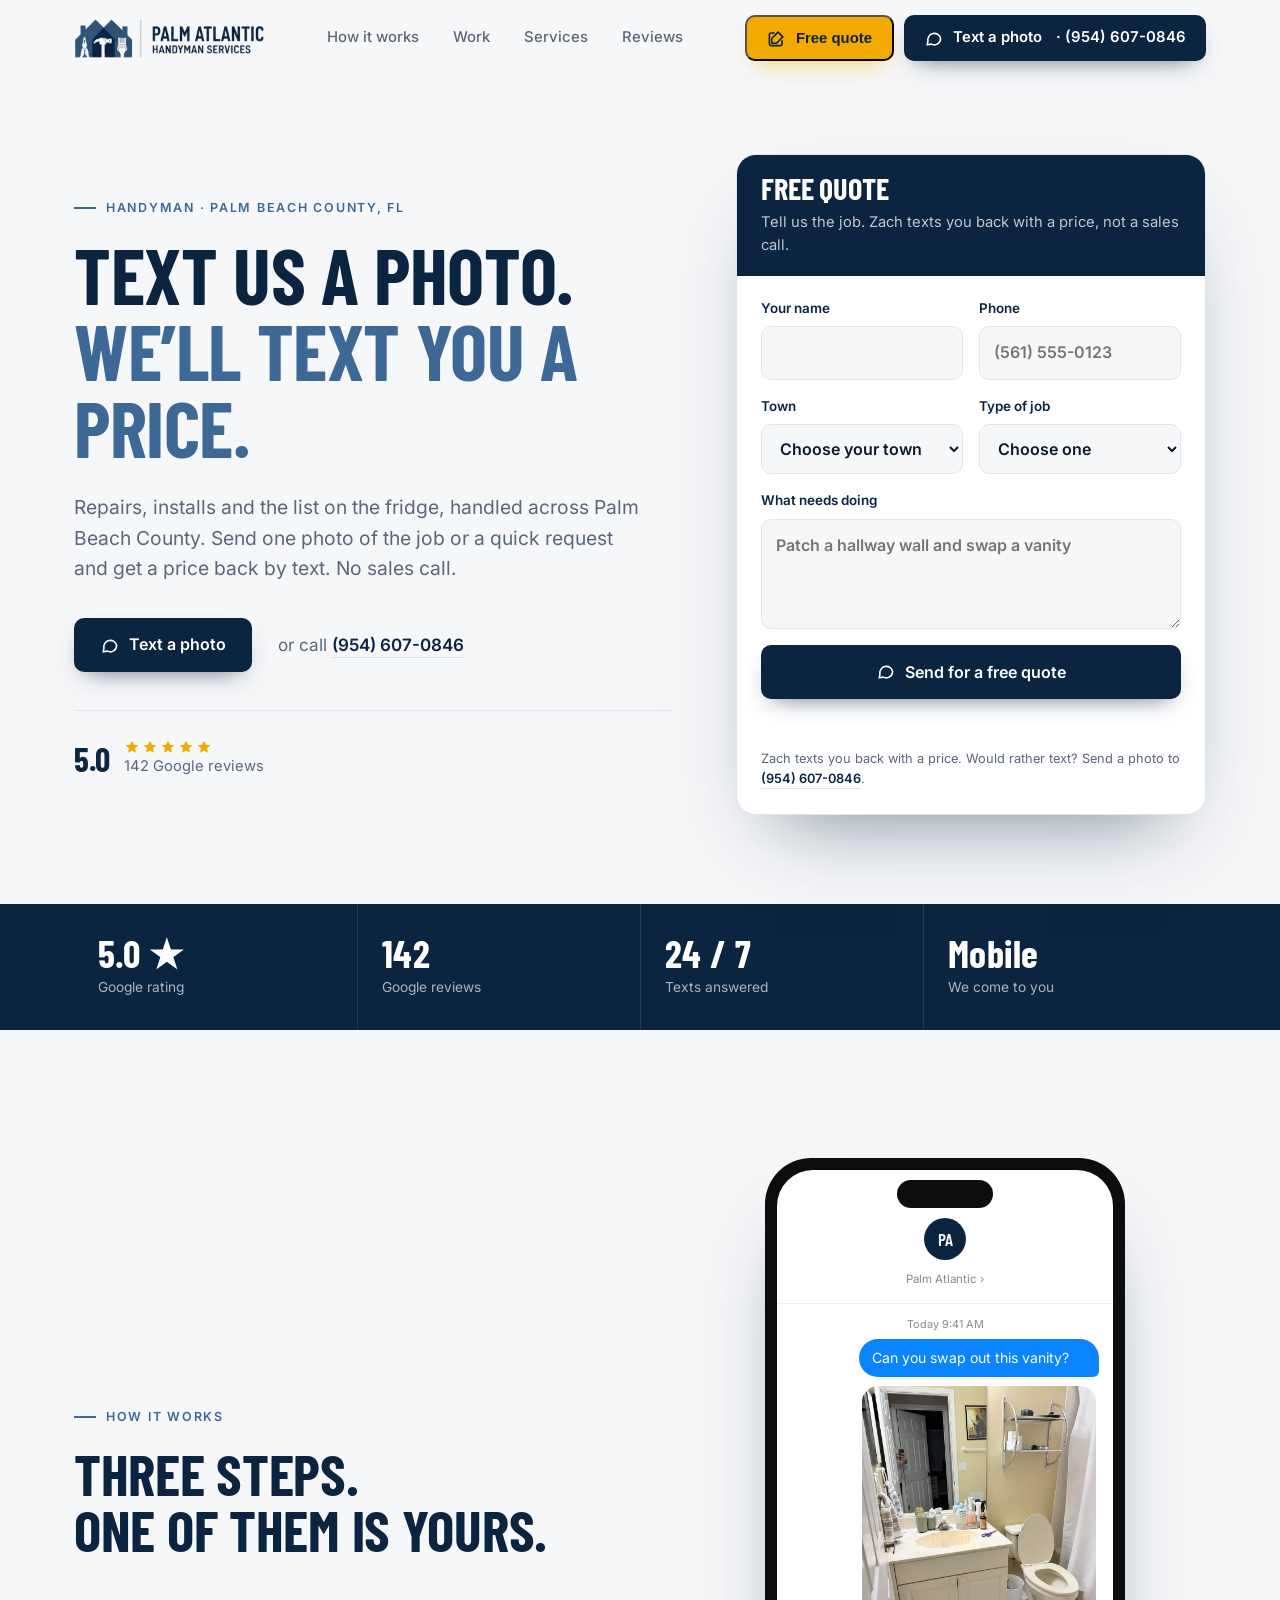
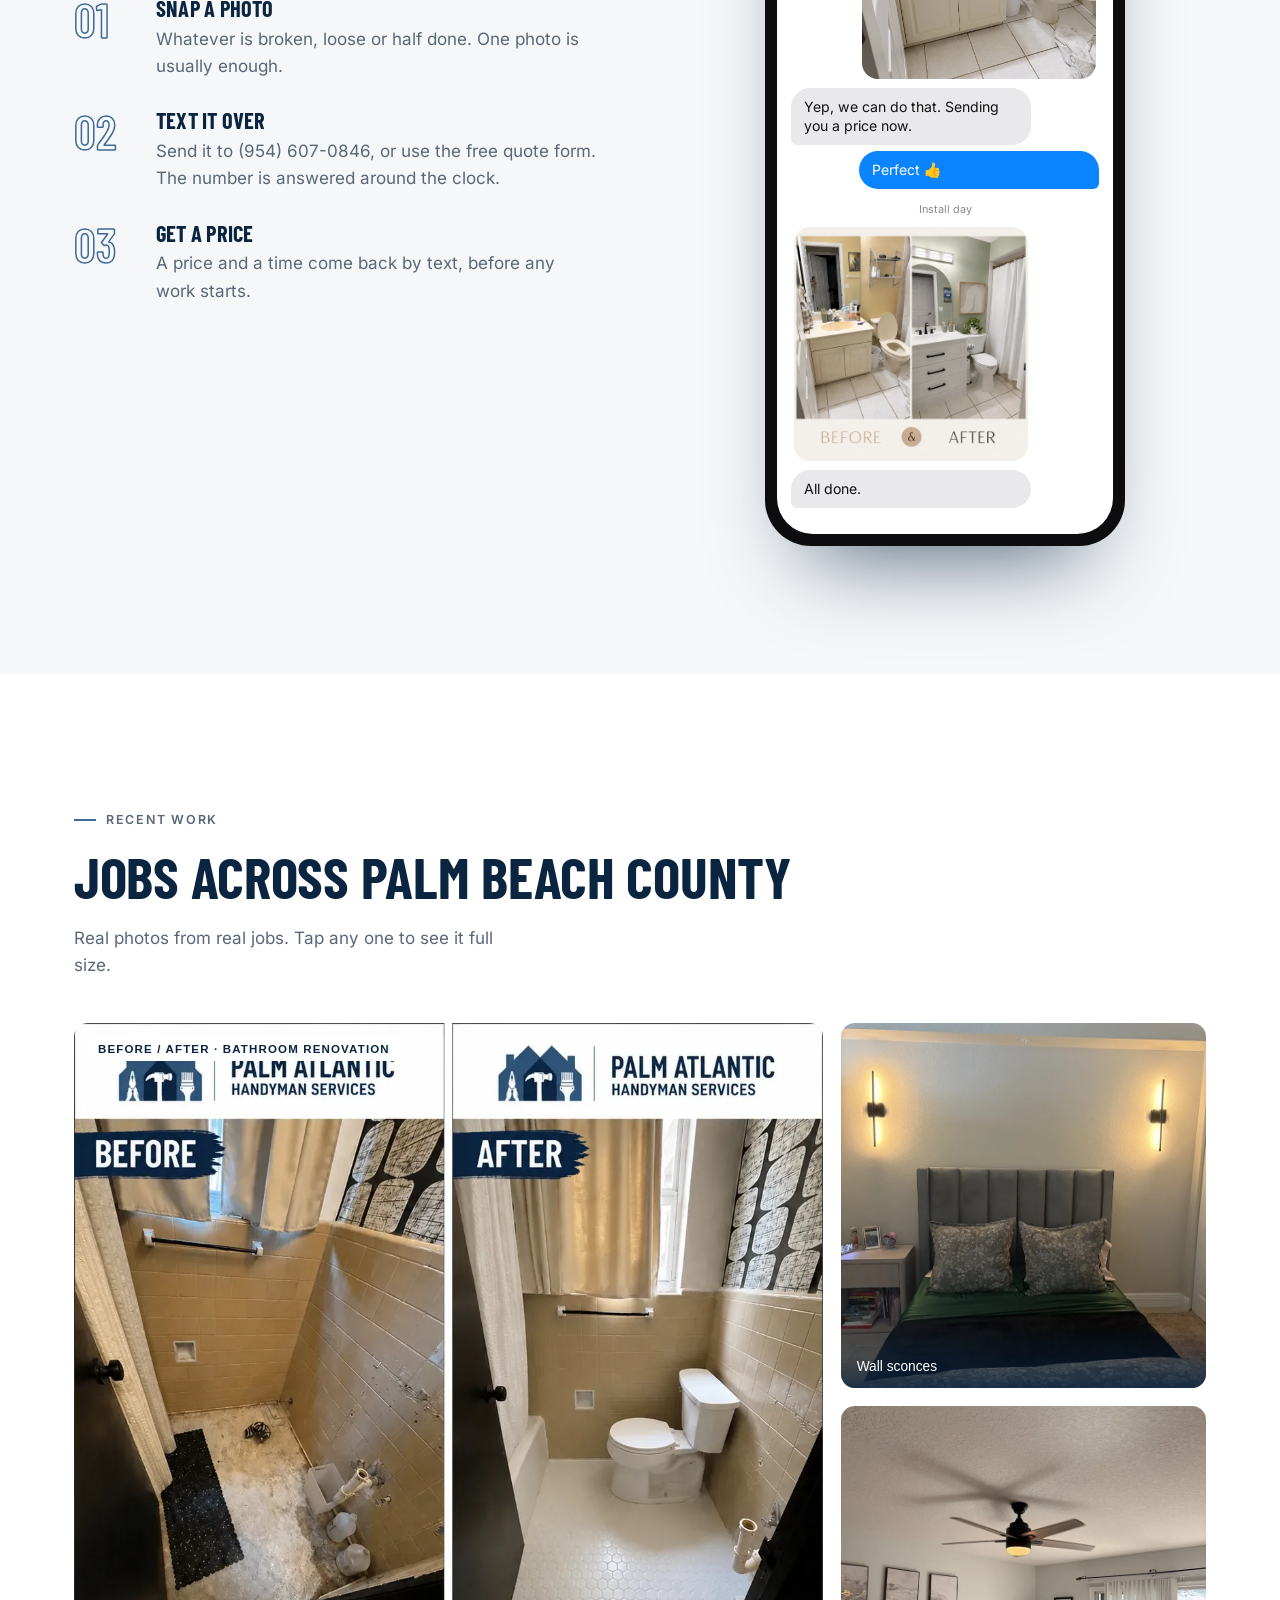
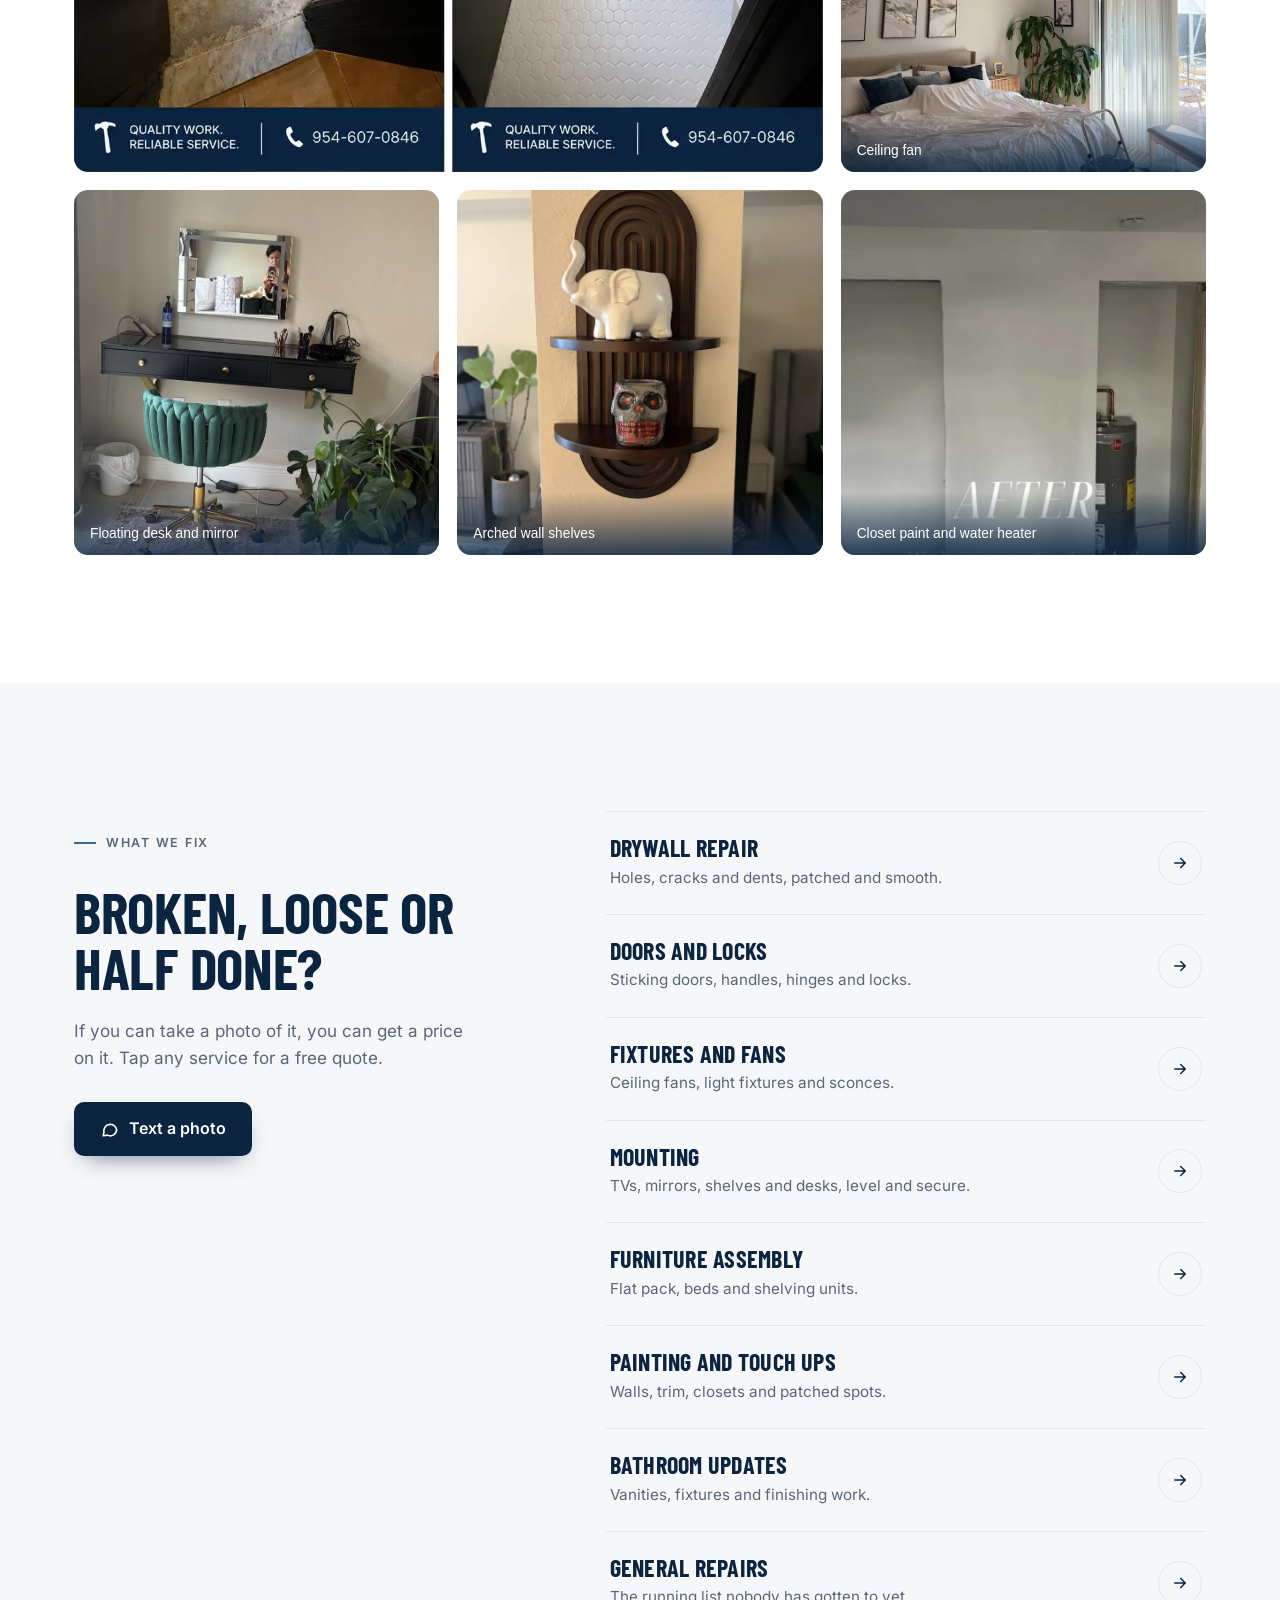
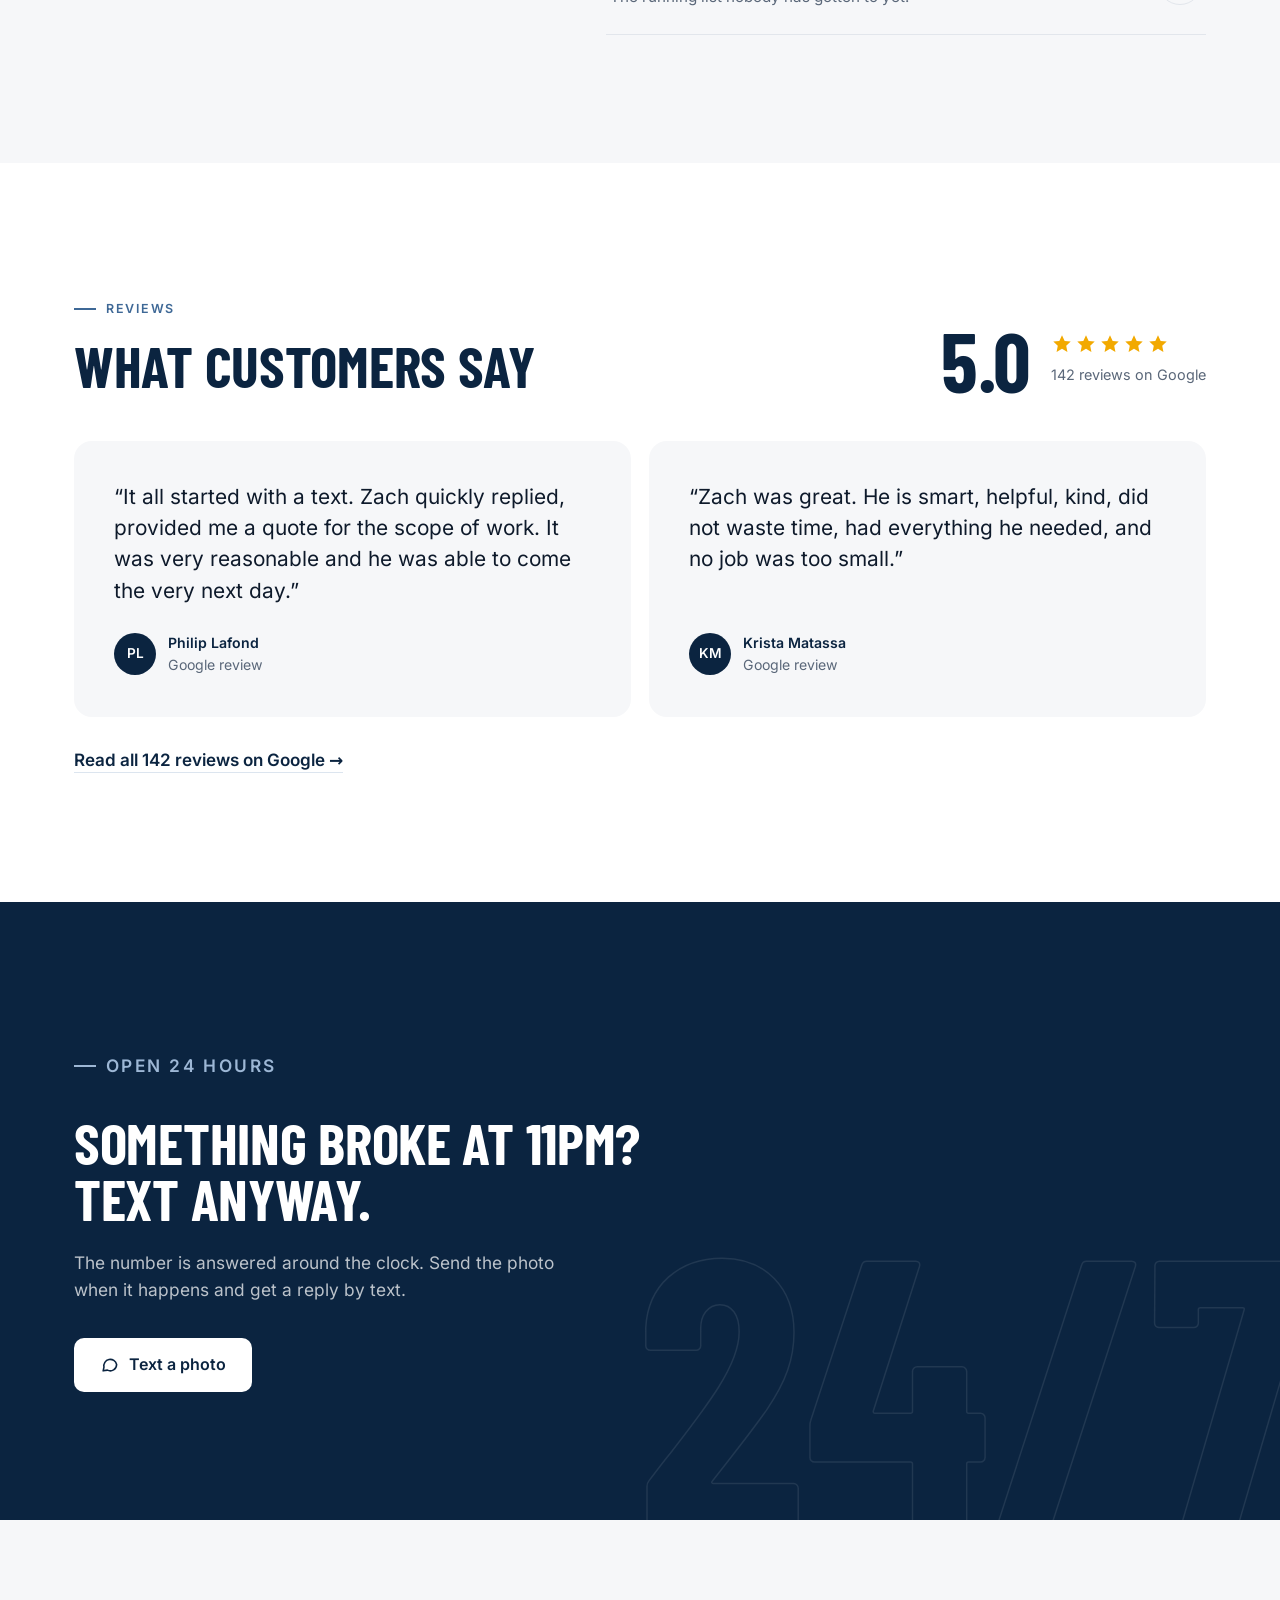
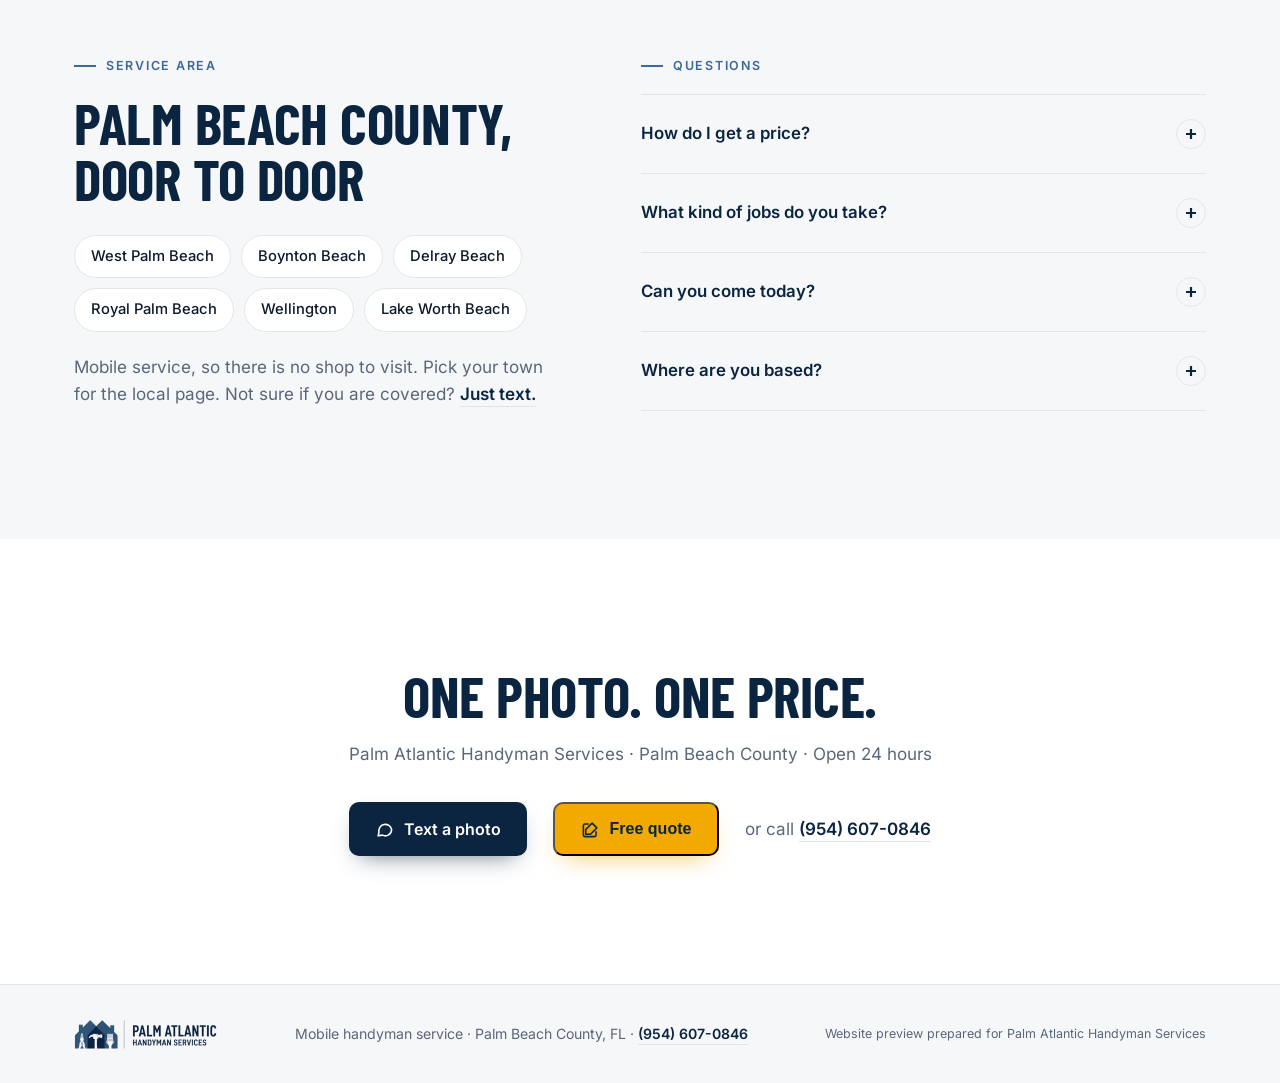
<file: index.html>
<!doctype html>
<html lang="en">
<head>
<meta charset="utf-8">
<meta name="viewport" content="width=device-width, initial-scale=1">
<title>Palm Atlantic Handyman Services | Palm Beach County | Text a Photo for a Price</title>
<meta name="description" content="Text a photo of the job to (954) 607-0846 or request a free quote. Handyman work across Palm Beach County. 5.0 stars from 142 Google reviews. Open 24 hours.">
<meta name="robots" content="noindex, nofollow">
<link rel="canonical" href="https://palm-atlantic-handyman-services-demo.github.io/">
<meta name="theme-color" content="#0B2440">
<link rel="icon" href="favicon.svg" type="image/svg+xml">
<link rel="preload" href="fonts/barlow-condensed-latin-700-normal.woff2" as="font" type="font/woff2" crossorigin>
<link rel="preload" href="fonts/inter-latin-400-normal.woff2" as="font" type="font/woff2" crossorigin>
<link rel="stylesheet" href="site.css">
<script type="application/ld+json">{"@context": "https://schema.org", "@type": "HomeAndConstructionBusiness", "name": "Palm Atlantic Handyman Services", "telephone": "+1-954-607-0846", "url": "https://palm-atlantic-handyman-services-demo.github.io/", "areaServed": [{"@type": "AdministrativeArea", "name": "Palm Beach County, Florida"}, {"@type": "City", "name": "West Palm Beach, FL"}, {"@type": "City", "name": "Boynton Beach, FL"}, {"@type": "City", "name": "Delray Beach, FL"}, {"@type": "City", "name": "Royal Palm Beach, FL"}, {"@type": "City", "name": "Wellington, FL"}, {"@type": "City", "name": "Lake Worth Beach, FL"}], "openingHoursSpecification": [{"@type": "OpeningHoursSpecification", "dayOfWeek": ["Monday", "Tuesday", "Wednesday", "Thursday", "Friday", "Saturday", "Sunday"], "opens": "00:00", "closes": "23:59"}], "aggregateRating": {"@type": "AggregateRating", "ratingValue": "5.0", "reviewCount": "142", "bestRating": "5"}}</script>
</head>
<body>
<svg width="0" height="0" style="position:absolute" aria-hidden="true">
  <symbol id="star" viewBox="0 0 24 24"><path d="M12 2.5l2.9 6.1 6.6.8-4.9 4.6 1.3 6.6L12 17.3l-5.9 3.3 1.3-6.6-4.9-4.6 6.6-.8z"/></symbol>
  <symbol id="msg" viewBox="0 0 24 24"><path fill="none" stroke="currentColor" stroke-width="2" stroke-linecap="round" stroke-linejoin="round" d="M21 12a8 8 0 0 1-11.6 7.1L4 20l1-4.6A8 8 0 1 1 21 12z"/></symbol>
  <symbol id="quote" viewBox="0 0 24 24"><path fill="none" stroke="currentColor" stroke-width="2" stroke-linecap="round" stroke-linejoin="round" d="M9 5H5a2 2 0 0 0-2 2v12a2 2 0 0 0 2 2h12a2 2 0 0 0 2-2v-4M14 4l6 6-8 8H6v-6z"/></symbol>
  <symbol id="arrow" viewBox="0 0 24 24"><path stroke-linecap="round" stroke-linejoin="round" d="M5 12h14M13 6l6 6-6 6"/></symbol>
</svg>
<header class="hdr" id="hdr">
  <div class="wrap hdr-in">
    <a class="logo" href="#top" aria-label="Palm Atlantic Handyman Services, home"><img src="img/logo.webp" alt="Palm Atlantic Handyman Services" width="192" height="40"></a>
    <nav class="nav" aria-label="Main"><a href="#how">How it works</a><a href="#work">Work</a><a href="#services">Services</a><a href="#reviews">Reviews</a></nav>
    <div class="hdr-ctas">
      <button class="btn btn-quote" type="button" data-quote><svg><use href="#quote"/></svg>Free quote</button>
      <a class="btn btn-primary" href="sms:+19546070846"><svg><use href="#msg"/></svg>Text a photo<span class="long">&nbsp;· (954) 607-0846</span></a>
    </div>
  </div>
</header>
<main id="top">
<section class="hero">
  <div class="wrap hero-grid">
    <div>
      <p class="kicker">Handyman · Palm Beach County, FL</p>
      <h1>Text us a photo.<br><span>We’ll text you a price.</span></h1>
      <p class="lede">Repairs, installs and the list on the fridge, handled across Palm Beach County. Send one photo of the job or a quick request and get a price back by text. No sales call.</p>
      <div class="cta-row" id="heroCta">
        <a class="btn btn-primary" href="sms:+19546070846"><svg><use href="#msg"/></svg>Text a photo</a>
        <span class="muted">or call <a class="link" href="tel:+19546070846">(954) 607-0846</a></span>
      </div>
      <div class="rating">
        <b>5.0</b>
        <div><div class="stars" aria-label="5 out of 5 stars"><svg><use href="#star"/></svg><svg><use href="#star"/></svg><svg><use href="#star"/></svg><svg><use href="#star"/></svg><svg><use href="#star"/></svg></div>142 Google reviews</div>
      </div>
    </div>
    <div class="hero-form" id="quote">
      <div class="hf-head"><h2>Free quote</h2><p>Tell us the job. Zach texts you back with a price, not a sales call.</p></div>
      <form class="q" id="quoteform" data-site="s_c24e69eabbfb9b0d" data-biz="Palm Atlantic Handyman Services" novalidate>
  <div class="row">
    <label>Your name<input name="name" autocomplete="name" required></label>
    <label>Phone<input name="phone" type="tel" inputmode="tel" autocomplete="tel" placeholder="(561) 555-0123" required></label>
  </div>
  <div class="row">
    <label>Town<select name="city"><option value="">Choose your town</option><option>West Palm Beach</option><option>Boynton Beach</option><option>Delray Beach</option><option>Royal Palm Beach</option><option>Wellington</option><option>Lake Worth Beach</option><option>Other Palm Beach County</option></select></label>
    <label>Type of job<select name="service"><option value="">Choose one</option><option>Drywall repair</option><option>Doors and locks</option><option>Fixtures and fans</option><option>Mounting</option><option>Furniture assembly</option><option>Painting and touch ups</option><option>Bathroom updates</option><option>General repairs</option><option>Something else</option></select></label>
  </div>
  <label>What needs doing<textarea name="details" placeholder="Patch a hallway wall and swap a vanity"></textarea></label>
  <label class="hp" aria-hidden="true">Website<input name="website" tabindex="-1" autocomplete="off"></label>
  <button class="btn btn-primary" type="submit"><svg><use href="#msg"/></svg>Send for a free quote</button>
  <p class="form-ok" role="status" aria-live="polite"></p>
  <p class="fine">Zach texts you back with a price. Would rather text? Send a photo to <a class="link" href="sms:+19546070846">(954) 607-0846</a>.</p>
</form>
    </div>
  </div>
</section>
<div class="stats">
  <div class="wrap stats-in">
    <div class="stat"><b>5.0 ★</b><span>Google rating</span></div>
    <div class="stat"><b>142</b><span>Google reviews</span></div>
    <div class="stat"><b>24 / 7</b><span>Texts answered</span></div>
    <div class="stat"><b>Mobile</b><span>We come to you</span></div>
  </div>
</div>
<section id="how">
  <div class="wrap how-grid">
    <div class="rv">
      <p class="kicker">How it works</p>
      <h2>Three steps.<br>One of them is yours.</h2>
      <ol class="steps">
        <li><span class="n">01</span><div><h3>Snap a photo</h3><p>Whatever is broken, loose or half done. One photo is usually enough.</p></div></li>
        <li><span class="n">02</span><div><h3>Text it over</h3><p>Send it to (954) 607-0846, or use the free quote form. The number is answered around the clock.</p></div></li>
        <li><span class="n">03</span><div><h3>Get a price</h3><p>A price and a time come back by text, before any work starts.</p></div></li>
      </ol>
    </div>
    <div class="phone rv" role="img" aria-label="Example text conversation: a customer sends a photo of an old bathroom vanity, gets a price, and later receives a before and after photo of the new vanity.">
      <div class="screen">
        <div class="island"></div>
        <div class="chat-top"><div class="av">PA</div><small>Palm Atlantic ›</small></div>
        <div class="time">Today 9:41 AM</div>
        <div class="msg me">Can you swap out this vanity?</div>
        <div class="msg me pic"><img src="img/old-vanity.webp" alt="Customer photo of an old bathroom vanity" width="825" height="1100" loading="lazy"></div>
        <div class="msg them">Yep, we can do that. Sending you a price now.</div>
        <div class="msg me">Perfect 👍</div>
        <div class="time">Install day</div>
        <div class="msg them pic"><img src="img/ba-vanity.webp" alt="Before and after of the new vanity" width="1100" height="1100" loading="lazy"></div>
        <div class="msg them">All done.</div>
      </div>
    </div>
  </div>
</section>
<section class="work" id="work">
  <div class="wrap">
    <div class="sec-head rv">
      <div><p class="kicker">Recent work</p><h2>Jobs across Palm Beach County</h2></div>
      <p>Real photos from real jobs. Tap any one to see it full size.</p>
    </div>
    <div class="grid" id="gallery">
      <figure class="cell feat rv" style="margin:0"><button type="button" class="tile" data-src="img/hero-ba-shower.webp" data-cap="Bathroom renovation, before and after"><img src="img/hero-ba-shower.webp" alt="Before and after of a bathroom renovation by Palm Atlantic Handyman Services" width="1100" height="1100" loading="lazy"><span class="badge">Before / After · Bathroom renovation</span></button></figure>
      <figure class="cell rv" style="margin:0"><button type="button" class="tile" data-src="img/sconces.webp" data-cap="Wall sconces installed"><img src="img/sconces.webp" alt="Bedroom with newly installed wall sconces beside the headboard" width="825" height="1100" loading="lazy"><figcaption>Wall sconces</figcaption></button></figure>
      <figure class="cell rv" style="margin:0"><button type="button" class="tile" data-src="img/fan.webp" data-cap="Ceiling fan installed"><img src="img/fan.webp" alt="Bedroom with a newly installed ceiling fan" width="825" height="1100" loading="lazy"><figcaption>Ceiling fan</figcaption></button></figure>
      <figure class="cell rv" style="margin:0"><button type="button" class="tile" data-src="img/desk.webp" data-cap="Floating desk and mirror mounted"><img src="img/desk.webp" alt="Wall-mounted floating desk and mirror" width="825" height="1100" loading="lazy"><figcaption>Floating desk and mirror</figcaption></button></figure>
      <figure class="cell rv" style="margin:0"><button type="button" class="tile" data-src="img/shelves.webp" data-cap="Arched wall shelves mounted"><img src="img/shelves.webp" alt="Dark wood arched wall shelves mounted on a wall" width="825" height="1100" loading="lazy"><figcaption>Arched wall shelves</figcaption></button></figure>
      <figure class="cell rv" style="margin:0"><button type="button" class="tile" data-src="img/closet.webp" data-cap="Closet primed and painted, water heater replaced"><img src="img/closet.webp" alt="Closet after priming, painting and a water heater replacement" width="778" height="1100" loading="lazy" style="object-position:50% 20%"><figcaption>Closet paint and water heater</figcaption></button></figure>
    </div>
  </div>
</section>
<section id="services">
  <div class="wrap svc-grid">
    <div class="svc-side rv">
      <p class="kicker">What we fix</p>
      <h2>Broken, loose or half done?</h2>
      <p>If you can take a photo of it, you can get a price on it. Tap any service for a free quote.</p>
      <a class="btn btn-primary" href="sms:+19546070846"><svg><use href="#msg"/></svg>Text a photo</a>
    </div>
    <ul class="svc-list rv">
      <li><a href="#quote" data-quote data-service="Drywall repair"><h3>Drywall repair</h3><p>Holes, cracks and dents, patched and smooth.</p><span class="go"><svg><use href="#arrow"/></svg></span></a></li><li><a href="#quote" data-quote data-service="Doors and locks"><h3>Doors and locks</h3><p>Sticking doors, handles, hinges and locks.</p><span class="go"><svg><use href="#arrow"/></svg></span></a></li><li><a href="#quote" data-quote data-service="Fixtures and fans"><h3>Fixtures and fans</h3><p>Ceiling fans, light fixtures and sconces.</p><span class="go"><svg><use href="#arrow"/></svg></span></a></li><li><a href="#quote" data-quote data-service="Mounting"><h3>Mounting</h3><p>TVs, mirrors, shelves and desks, level and secure.</p><span class="go"><svg><use href="#arrow"/></svg></span></a></li><li><a href="#quote" data-quote data-service="Furniture assembly"><h3>Furniture assembly</h3><p>Flat pack, beds and shelving units.</p><span class="go"><svg><use href="#arrow"/></svg></span></a></li><li><a href="#quote" data-quote data-service="Painting and touch ups"><h3>Painting and touch ups</h3><p>Walls, trim, closets and patched spots.</p><span class="go"><svg><use href="#arrow"/></svg></span></a></li><li><a href="#quote" data-quote data-service="Bathroom updates"><h3>Bathroom updates</h3><p>Vanities, fixtures and finishing work.</p><span class="go"><svg><use href="#arrow"/></svg></span></a></li><li><a href="#quote" data-quote data-service="General repairs"><h3>General repairs</h3><p>The running list nobody has gotten to yet.</p><span class="go"><svg><use href="#arrow"/></svg></span></a></li>
    </ul>
  </div>
</section>
<section class="reviews" id="reviews">
  <div class="wrap">
    <div class="rev-top rv">
      <div><p class="kicker">Reviews</p><h2>What customers say</h2></div>
      <div class="score"><b>5.0</b><div><div class="stars" aria-label="5 out of 5 stars"><svg><use href="#star"/></svg><svg><use href="#star"/></svg><svg><use href="#star"/></svg><svg><use href="#star"/></svg><svg><use href="#star"/></svg></div><small>142 reviews on Google</small></div></div>
    </div>
    <div class="quotes"><blockquote class="quote rv"><p>“It all started with a text. Zach quickly replied, provided me a quote for the scope of work. It was very reasonable and he was able to come the very next day.”</p><footer><span class="av">PL</span><span><strong>Philip Lafond</strong>Google review</span></footer></blockquote><blockquote class="quote rv"><p>“Zach was great. He is smart, helpful, kind, did not waste time, had everything he needed, and no job was too small.”</p><footer><span class="av">KM</span><span><strong>Krista Matassa</strong>Google review</span></footer></blockquote></div>
    <p style="margin-top:30px"><a class="link" href="https://www.google.com/search?q=Palm+Atlantic+Handyman+Services+reviews" target="_blank" rel="noopener">Read all 142 reviews on Google →</a></p>
  </div>
</section>
<section class="night">
  <div class="wrap rv">
    <p class="kicker">Open 24 hours</p>
    <h2>Something broke at 11pm? Text anyway.</h2>
    <p>The number is answered around the clock. Send the photo when it happens and get a reply by text.</p>
    <a class="btn btn-light" href="sms:+19546070846"><svg><use href="#msg"/></svg>Text a photo</a>
  </div>
</section>
<section id="faq">
  <div class="wrap af">
    <div class="rv">
      <p class="kicker">Service area</p>
      <h2>Palm Beach County, door to door</h2>
      <ul class="towns"><li><a href="areas/west-palm-beach/">West Palm Beach</a></li><li><a href="areas/boynton-beach/">Boynton Beach</a></li><li><a href="areas/delray-beach/">Delray Beach</a></li><li><a href="areas/royal-palm-beach/">Royal Palm Beach</a></li><li><a href="areas/wellington/">Wellington</a></li><li><a href="areas/lake-worth-beach/">Lake Worth Beach</a></li></ul>
      <p class="muted">Mobile service, so there is no shop to visit. Pick your town for the local page. Not sure if you are covered? <a class="link" href="sms:+19546070846">Just text.</a></p>
    </div>
    <div class="rv">
      <p class="kicker">Questions</p>
      <details><summary>How do I get a price?<span class="pm"><svg viewBox="0 0 12 12"><path d="M6 1v10M1 6h10"/></svg></span></summary><p>Text a photo of the job to (954) 607-0846, or use the free quote form. You get a price back by text before any work starts.</p></details><details><summary>What kind of jobs do you take?<span class="pm"><svg viewBox="0 0 12 12"><path d="M6 1v10M1 6h10"/></svg></span></summary><p>Repairs, installs, mounting, assembly and touch ups around the house. If you are unsure, send the photo and ask.</p></details><details><summary>Can you come today?<span class="pm"><svg viewBox="0 0 12 12"><path d="M6 1v10M1 6h10"/></svg></span></summary><p>Text and ask. The number is answered 24 hours, so you will get a straight answer quickly.</p></details><details><summary>Where are you based?<span class="pm"><svg viewBox="0 0 12 12"><path d="M6 1v10M1 6h10"/></svg></span></summary><p>We are a mobile service across Palm Beach County, so we come to you.</p></details>
    </div>
  </div>
</section>
<section class="final">
  <div class="wrap rv">
    <h2>One photo. One price.</h2>
    <p>Palm Atlantic Handyman Services · Palm Beach County · Open 24 hours</p>
    <div class="cta-row">
      <a class="btn btn-primary" href="sms:+19546070846"><svg><use href="#msg"/></svg>Text a photo</a>
      <button class="btn btn-quote" type="button" data-quote><svg><use href="#quote"/></svg>Free quote</button>
      <span class="muted">or call <a class="link" href="tel:+19546070846">(954) 607-0846</a></span>
    </div>
  </div>
</section>
</main>
<footer class="site">
  <div class="wrap foot">
    <img src="img/logo.webp" alt="Palm Atlantic Handyman Services" width="144" height="30" loading="lazy">
    <span>Mobile handyman service · Palm Beach County, FL · <a class="link" href="tel:+19546070846">(954) 607-0846</a></span>
    <span class="preview-note">Website preview prepared for Palm Atlantic Handyman Services</span>
  </div>
</footer>

<div class="mbar" id="mbar">
  <a class="btn btn-ghost" href="tel:+19546070846">Call</a>
  <a class="btn btn-ghost" href="sms:+19546070846">Text</a>
  <button class="btn btn-quote" type="button" data-quote>Free quote</button>
</div>
<div class="lb" id="lb" role="dialog" aria-modal="true" aria-label="Photo viewer">
  <button class="x" type="button" aria-label="Close">✕</button>
  <button class="pv" type="button" aria-label="Previous photo">‹</button>
  <button class="nx" type="button" aria-label="Next photo">›</button>
  <figure id="lbFig"><figcaption id="lbCap"></figcaption></figure>
</div>
<script src="site.js"></script>
</body>
</html>
</file>
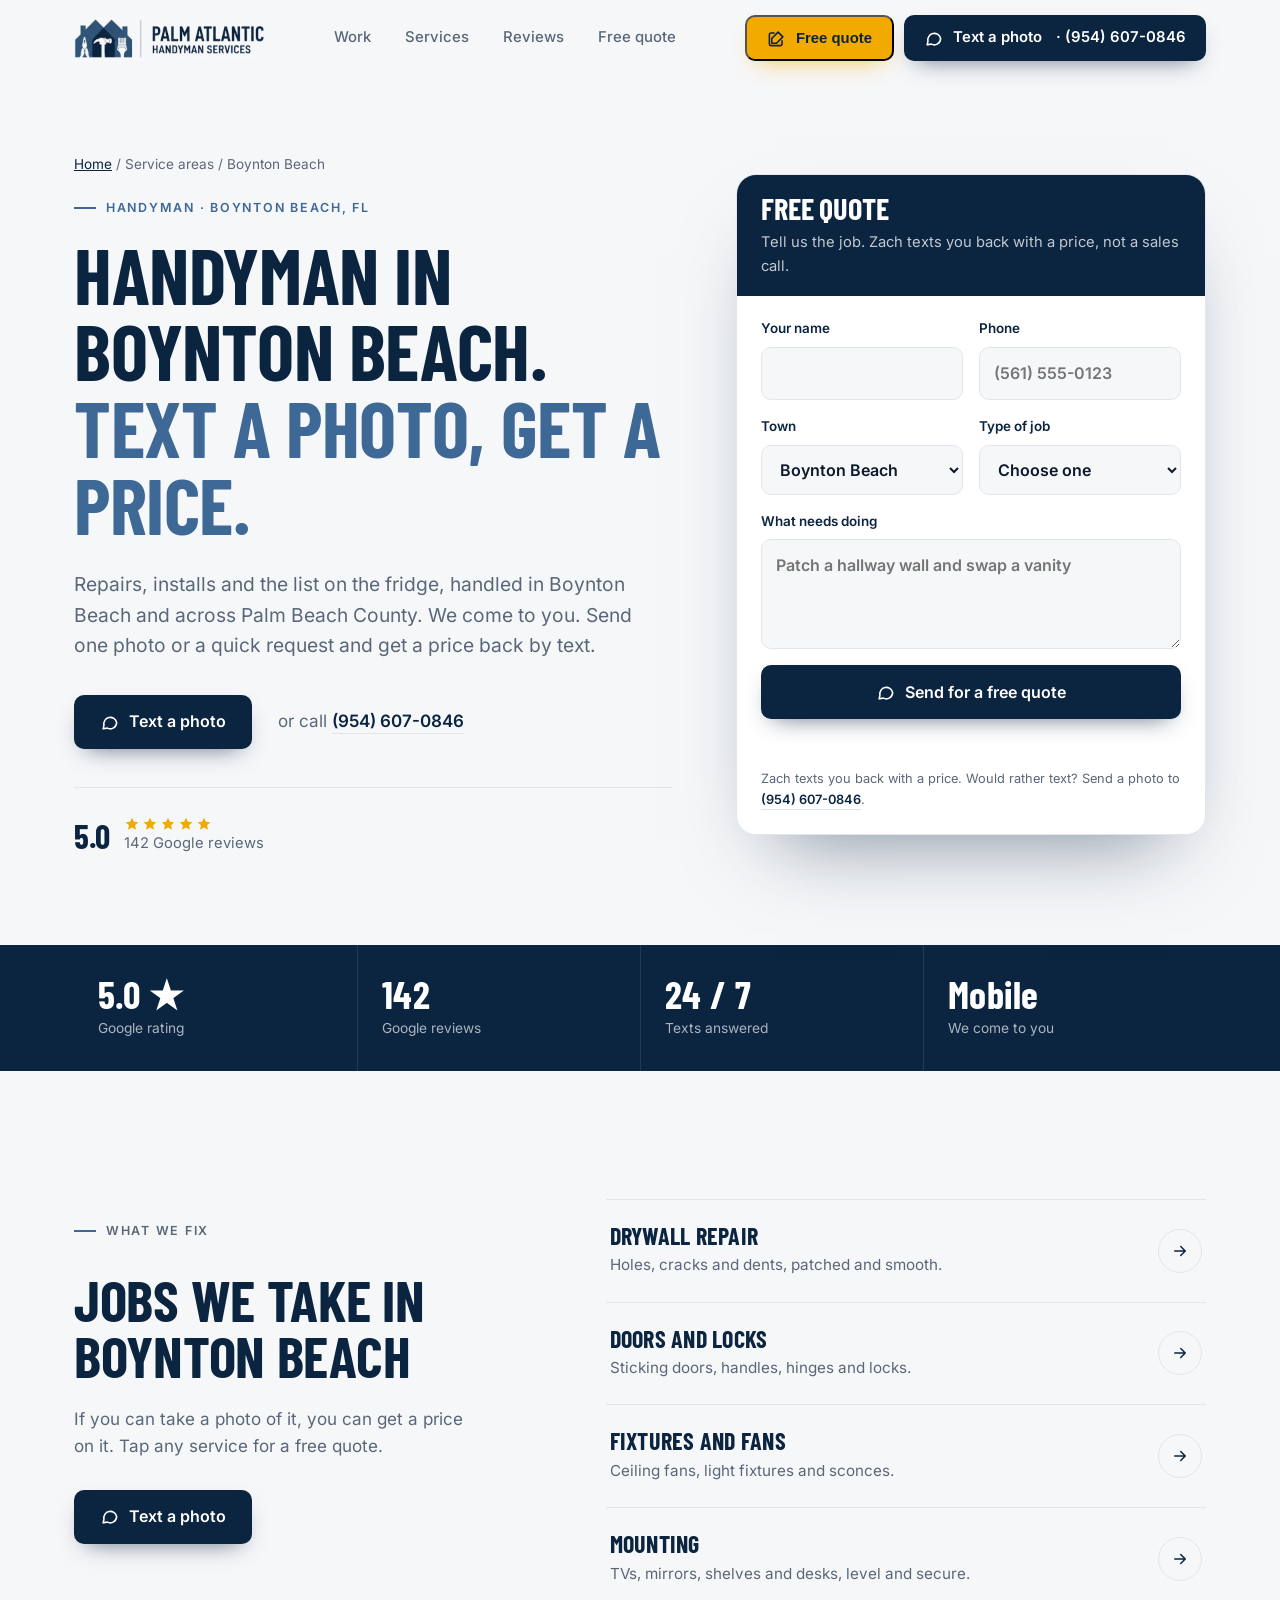
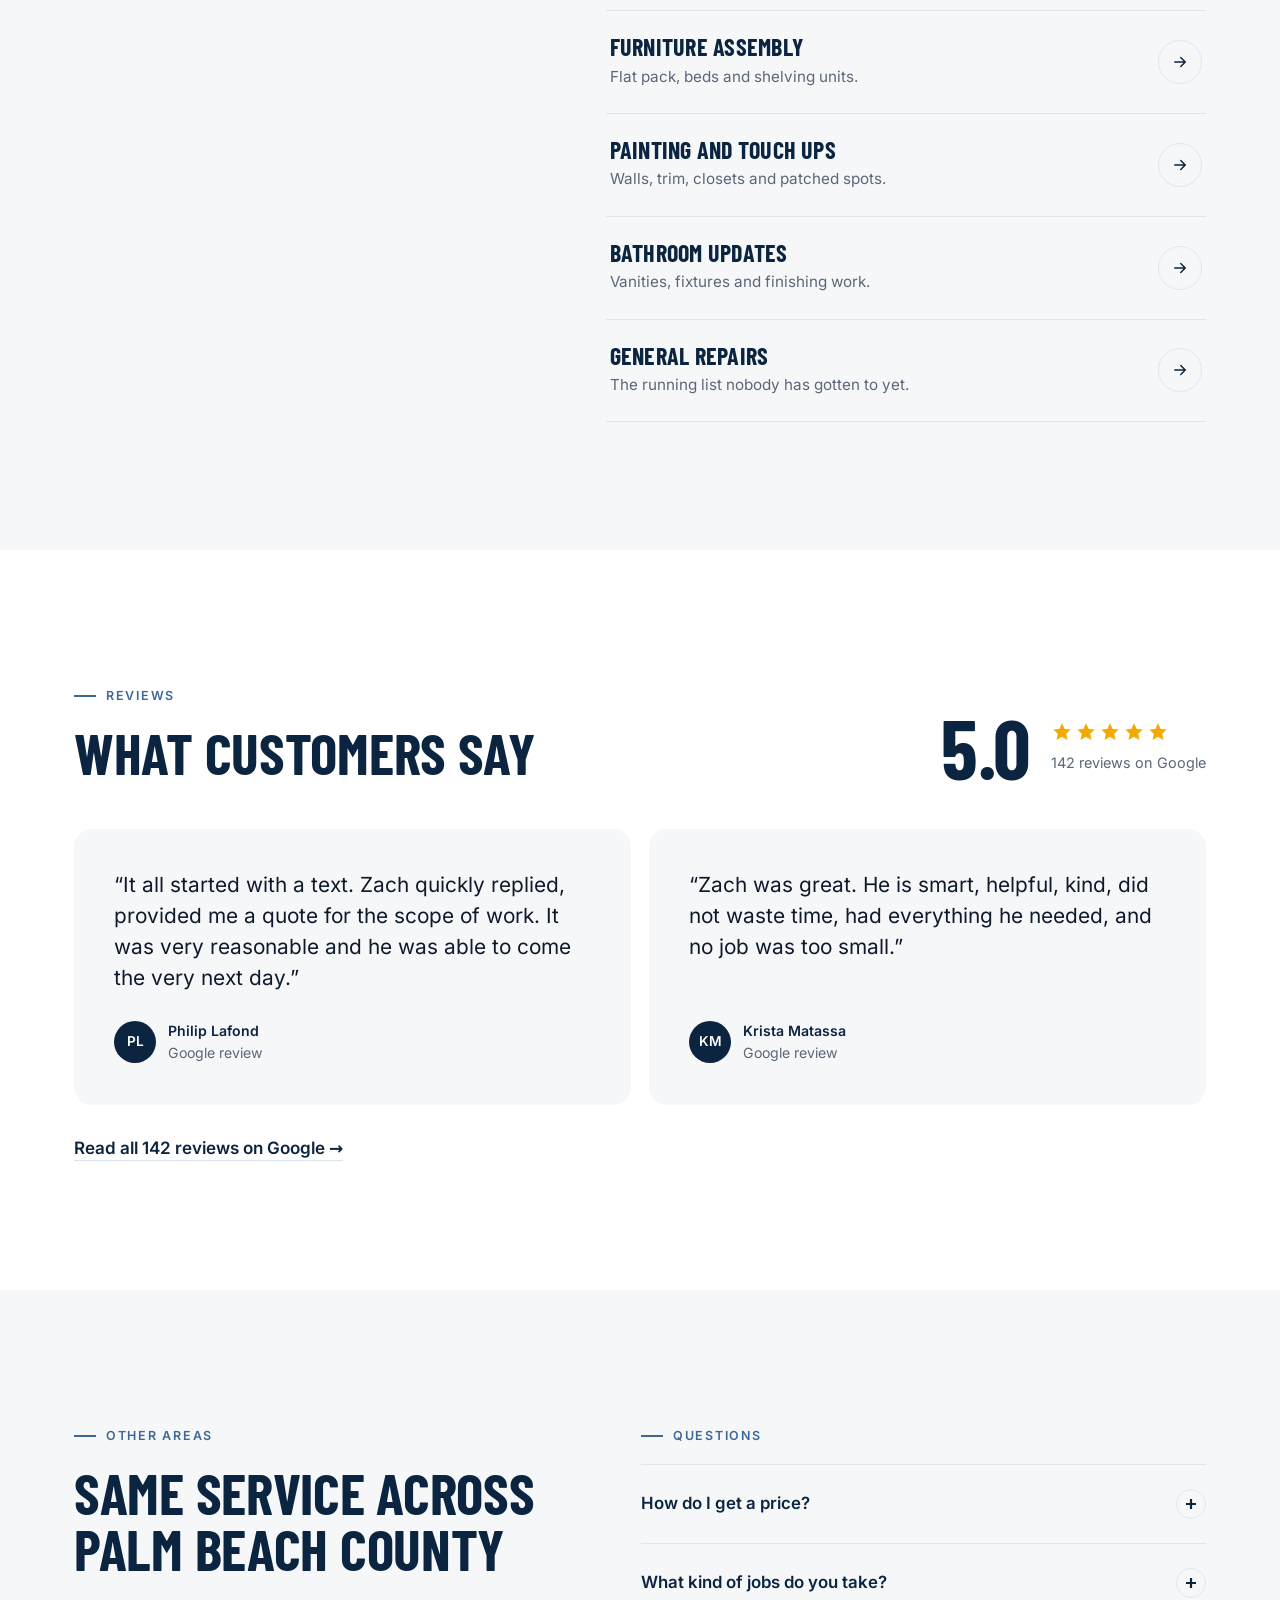
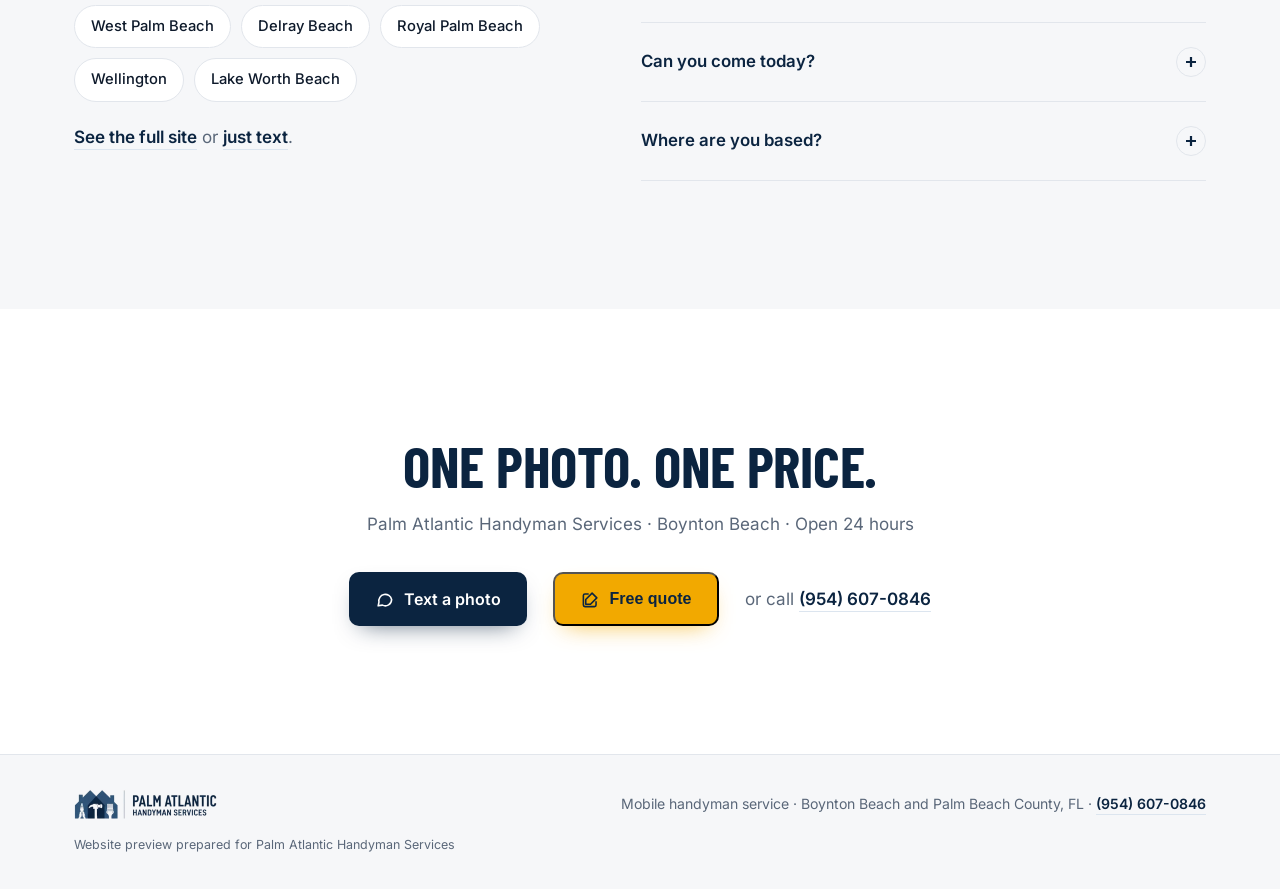
<file: areas/boynton-beach/index.html>
<!doctype html>
<html lang="en">
<head>
<meta charset="utf-8">
<meta name="viewport" content="width=device-width, initial-scale=1">
<title>Handyman in Boynton Beach, FL | Palm Atlantic Handyman Services</title>
<meta name="description" content="Handyman work in Boynton Beach. Text a photo to (954) 607-0846 or request a free quote. 5.0 stars from 142 Google reviews across Palm Beach County. Open 24 hours.">
<meta name="robots" content="noindex, nofollow">
<link rel="canonical" href="https://palm-atlantic-handyman-services-demo.github.io/areas/boynton-beach/">
<meta name="theme-color" content="#0B2440">
<link rel="icon" href="../../favicon.svg" type="image/svg+xml">
<link rel="preload" href="../../fonts/barlow-condensed-latin-700-normal.woff2" as="font" type="font/woff2" crossorigin>
<link rel="preload" href="../../fonts/inter-latin-400-normal.woff2" as="font" type="font/woff2" crossorigin>
<link rel="stylesheet" href="../../site.css">
<script type="application/ld+json">{"@context": "https://schema.org", "@type": "HomeAndConstructionBusiness", "name": "Palm Atlantic Handyman Services", "telephone": "+1-954-607-0846", "url": "https://palm-atlantic-handyman-services-demo.github.io/", "areaServed": [{"@type": "AdministrativeArea", "name": "Palm Beach County, Florida"}, {"@type": "City", "name": "West Palm Beach, FL"}, {"@type": "City", "name": "Boynton Beach, FL"}, {"@type": "City", "name": "Delray Beach, FL"}, {"@type": "City", "name": "Royal Palm Beach, FL"}, {"@type": "City", "name": "Wellington, FL"}, {"@type": "City", "name": "Lake Worth Beach, FL"}], "openingHoursSpecification": [{"@type": "OpeningHoursSpecification", "dayOfWeek": ["Monday", "Tuesday", "Wednesday", "Thursday", "Friday", "Saturday", "Sunday"], "opens": "00:00", "closes": "23:59"}], "aggregateRating": {"@type": "AggregateRating", "ratingValue": "5.0", "reviewCount": "142", "bestRating": "5"}}</script>
</head>
<body>
<svg width="0" height="0" style="position:absolute" aria-hidden="true">
  <symbol id="star" viewBox="0 0 24 24"><path d="M12 2.5l2.9 6.1 6.6.8-4.9 4.6 1.3 6.6L12 17.3l-5.9 3.3 1.3-6.6-4.9-4.6 6.6-.8z"/></symbol>
  <symbol id="msg" viewBox="0 0 24 24"><path fill="none" stroke="currentColor" stroke-width="2" stroke-linecap="round" stroke-linejoin="round" d="M21 12a8 8 0 0 1-11.6 7.1L4 20l1-4.6A8 8 0 1 1 21 12z"/></symbol>
  <symbol id="quote" viewBox="0 0 24 24"><path fill="none" stroke="currentColor" stroke-width="2" stroke-linecap="round" stroke-linejoin="round" d="M9 5H5a2 2 0 0 0-2 2v12a2 2 0 0 0 2 2h12a2 2 0 0 0 2-2v-4M14 4l6 6-8 8H6v-6z"/></symbol>
  <symbol id="arrow" viewBox="0 0 24 24"><path stroke-linecap="round" stroke-linejoin="round" d="M5 12h14M13 6l6 6-6 6"/></symbol>
</svg>
<header class="hdr" id="hdr">
  <div class="wrap hdr-in">
    <a class="logo" href="../../" aria-label="Palm Atlantic Handyman Services, home"><img src="../../img/logo.webp" alt="Palm Atlantic Handyman Services" width="192" height="40"></a>
    <nav class="nav" aria-label="Main"><a href="../../#work">Work</a><a href="../../#services">Services</a><a href="../../#reviews">Reviews</a><a href="#quote">Free quote</a></nav>
    <div class="hdr-ctas">
      <button class="btn btn-quote" type="button" data-quote><svg><use href="#quote"/></svg>Free quote</button>
      <a class="btn btn-primary" href="sms:+19546070846"><svg><use href="#msg"/></svg>Text a photo<span class="long">&nbsp;· (954) 607-0846</span></a>
    </div>
  </div>
</header>
<main id="top">
<section class="hero">
  <div class="wrap hero-grid">
    <div>
      <p class="crumb"><a href="../../">Home</a> / Service areas / Boynton Beach</p>
      <p class="kicker">Handyman · Boynton Beach, FL</p>
      <h1>Handyman in Boynton Beach.<br><span>Text a photo, get a price.</span></h1>
      <p class="lede">Repairs, installs and the list on the fridge, handled in Boynton Beach and across Palm Beach County. We come to you. Send one photo or a quick request and get a price back by text.</p>
      <div class="cta-row" id="heroCta">
        <a class="btn btn-primary" href="sms:+19546070846"><svg><use href="#msg"/></svg>Text a photo</a>
        <span class="muted">or call <a class="link" href="tel:+19546070846">(954) 607-0846</a></span>
      </div>
      <div class="rating"><b>5.0</b><div><div class="stars" aria-label="5 out of 5 stars"><svg><use href="#star"/></svg><svg><use href="#star"/></svg><svg><use href="#star"/></svg><svg><use href="#star"/></svg><svg><use href="#star"/></svg></div>142 Google reviews</div></div>
    </div>
    <div class="hero-form" id="quote">
      <div class="hf-head"><h2>Free quote</h2><p>Tell us the job. Zach texts you back with a price, not a sales call.</p></div>
      <form class="q" id="quoteform" data-site="s_c24e69eabbfb9b0d" data-biz="Palm Atlantic Handyman Services" novalidate>
  <div class="row">
    <label>Your name<input name="name" autocomplete="name" required></label>
    <label>Phone<input name="phone" type="tel" inputmode="tel" autocomplete="tel" placeholder="(561) 555-0123" required></label>
  </div>
  <div class="row">
    <label>Town<select name="city"><option value="">Choose your town</option><option>West Palm Beach</option><option selected>Boynton Beach</option><option>Delray Beach</option><option>Royal Palm Beach</option><option>Wellington</option><option>Lake Worth Beach</option><option>Other Palm Beach County</option></select></label>
    <label>Type of job<select name="service"><option value="">Choose one</option><option>Drywall repair</option><option>Doors and locks</option><option>Fixtures and fans</option><option>Mounting</option><option>Furniture assembly</option><option>Painting and touch ups</option><option>Bathroom updates</option><option>General repairs</option><option>Something else</option></select></label>
  </div>
  <label>What needs doing<textarea name="details" placeholder="Patch a hallway wall and swap a vanity"></textarea></label>
  <label class="hp" aria-hidden="true">Website<input name="website" tabindex="-1" autocomplete="off"></label>
  <button class="btn btn-primary" type="submit"><svg><use href="#msg"/></svg>Send for a free quote</button>
  <p class="form-ok" role="status" aria-live="polite"></p>
  <p class="fine">Zach texts you back with a price. Would rather text? Send a photo to <a class="link" href="sms:+19546070846">(954) 607-0846</a>.</p>
</form>
    </div>
  </div>
</section>
<div class="stats">
  <div class="wrap stats-in">
    <div class="stat"><b>5.0 ★</b><span>Google rating</span></div>
    <div class="stat"><b>142</b><span>Google reviews</span></div>
    <div class="stat"><b>24 / 7</b><span>Texts answered</span></div>
    <div class="stat"><b>Mobile</b><span>We come to you</span></div>
  </div>
</div>
<section id="services">
  <div class="wrap svc-grid">
    <div class="svc-side rv">
      <p class="kicker">What we fix</p>
      <h2>Jobs we take in Boynton Beach</h2>
      <p>If you can take a photo of it, you can get a price on it. Tap any service for a free quote.</p>
      <a class="btn btn-primary" href="sms:+19546070846"><svg><use href="#msg"/></svg>Text a photo</a>
    </div>
    <ul class="svc-list rv">
      <li><a href="#quote" data-quote data-service="Drywall repair"><h3>Drywall repair</h3><p>Holes, cracks and dents, patched and smooth.</p><span class="go"><svg><use href="#arrow"/></svg></span></a></li><li><a href="#quote" data-quote data-service="Doors and locks"><h3>Doors and locks</h3><p>Sticking doors, handles, hinges and locks.</p><span class="go"><svg><use href="#arrow"/></svg></span></a></li><li><a href="#quote" data-quote data-service="Fixtures and fans"><h3>Fixtures and fans</h3><p>Ceiling fans, light fixtures and sconces.</p><span class="go"><svg><use href="#arrow"/></svg></span></a></li><li><a href="#quote" data-quote data-service="Mounting"><h3>Mounting</h3><p>TVs, mirrors, shelves and desks, level and secure.</p><span class="go"><svg><use href="#arrow"/></svg></span></a></li><li><a href="#quote" data-quote data-service="Furniture assembly"><h3>Furniture assembly</h3><p>Flat pack, beds and shelving units.</p><span class="go"><svg><use href="#arrow"/></svg></span></a></li><li><a href="#quote" data-quote data-service="Painting and touch ups"><h3>Painting and touch ups</h3><p>Walls, trim, closets and patched spots.</p><span class="go"><svg><use href="#arrow"/></svg></span></a></li><li><a href="#quote" data-quote data-service="Bathroom updates"><h3>Bathroom updates</h3><p>Vanities, fixtures and finishing work.</p><span class="go"><svg><use href="#arrow"/></svg></span></a></li><li><a href="#quote" data-quote data-service="General repairs"><h3>General repairs</h3><p>The running list nobody has gotten to yet.</p><span class="go"><svg><use href="#arrow"/></svg></span></a></li>
    </ul>
  </div>
</section>
<section class="reviews" id="reviews">
  <div class="wrap">
    <div class="rev-top rv">
      <div><p class="kicker">Reviews</p><h2>What customers say</h2></div>
      <div class="score"><b>5.0</b><div><div class="stars" aria-label="5 out of 5 stars"><svg><use href="#star"/></svg><svg><use href="#star"/></svg><svg><use href="#star"/></svg><svg><use href="#star"/></svg><svg><use href="#star"/></svg></div><small>142 reviews on Google</small></div></div>
    </div>
    <div class="quotes"><blockquote class="quote rv"><p>“It all started with a text. Zach quickly replied, provided me a quote for the scope of work. It was very reasonable and he was able to come the very next day.”</p><footer><span class="av">PL</span><span><strong>Philip Lafond</strong>Google review</span></footer></blockquote><blockquote class="quote rv"><p>“Zach was great. He is smart, helpful, kind, did not waste time, had everything he needed, and no job was too small.”</p><footer><span class="av">KM</span><span><strong>Krista Matassa</strong>Google review</span></footer></blockquote></div>
    <p style="margin-top:30px"><a class="link" href="https://www.google.com/search?q=Palm+Atlantic+Handyman+Services+reviews" target="_blank" rel="noopener">Read all 142 reviews on Google →</a></p>
  </div>
</section>
<section id="faq">
  <div class="wrap af">
    <div class="rv">
      <p class="kicker">Other areas</p>
      <h2>Same service across Palm Beach County</h2>
      <ul class="towns"><li><a href="../../areas/west-palm-beach/">West Palm Beach</a></li><li><a href="../../areas/delray-beach/">Delray Beach</a></li><li><a href="../../areas/royal-palm-beach/">Royal Palm Beach</a></li><li><a href="../../areas/wellington/">Wellington</a></li><li><a href="../../areas/lake-worth-beach/">Lake Worth Beach</a></li></ul>
      <p class="muted"><a class="link" href="../../">See the full site</a> or <a class="link" href="sms:+19546070846">just text</a>.</p>
    </div>
    <div class="rv">
      <p class="kicker">Questions</p>
      <details><summary>How do I get a price?<span class="pm"><svg viewBox="0 0 12 12"><path d="M6 1v10M1 6h10"/></svg></span></summary><p>Text a photo of the job to (954) 607-0846, or use the free quote form. You get a price back by text before any work starts.</p></details><details><summary>What kind of jobs do you take?<span class="pm"><svg viewBox="0 0 12 12"><path d="M6 1v10M1 6h10"/></svg></span></summary><p>Repairs, installs, mounting, assembly and touch ups around the house. If you are unsure, send the photo and ask.</p></details><details><summary>Can you come today?<span class="pm"><svg viewBox="0 0 12 12"><path d="M6 1v10M1 6h10"/></svg></span></summary><p>Text and ask. The number is answered 24 hours, so you will get a straight answer quickly.</p></details><details><summary>Where are you based?<span class="pm"><svg viewBox="0 0 12 12"><path d="M6 1v10M1 6h10"/></svg></span></summary><p>We are a mobile service across Palm Beach County, so we come to you in Boynton Beach.</p></details>
    </div>
  </div>
</section>
<section class="final">
  <div class="wrap rv">
    <h2>One photo. One price.</h2>
    <p>Palm Atlantic Handyman Services · Boynton Beach · Open 24 hours</p>
    <div class="cta-row">
      <a class="btn btn-primary" href="sms:+19546070846"><svg><use href="#msg"/></svg>Text a photo</a>
      <button class="btn btn-quote" type="button" data-quote><svg><use href="#quote"/></svg>Free quote</button>
      <span class="muted">or call <a class="link" href="tel:+19546070846">(954) 607-0846</a></span>
    </div>
  </div>
</section>
</main>
<footer class="site">
  <div class="wrap foot">
    <img src="../../img/logo.webp" alt="Palm Atlantic Handyman Services" width="144" height="30" loading="lazy">
    <span>Mobile handyman service · Boynton Beach and Palm Beach County, FL · <a class="link" href="tel:+19546070846">(954) 607-0846</a></span>
    <span class="preview-note">Website preview prepared for Palm Atlantic Handyman Services</span>
  </div>
</footer>

<div class="mbar" id="mbar">
  <a class="btn btn-ghost" href="tel:+19546070846">Call</a>
  <a class="btn btn-ghost" href="sms:+19546070846">Text</a>
  <button class="btn btn-quote" type="button" data-quote>Free quote</button>
</div>
<script src="../../site.js"></script>
</body>
</html>
</file>
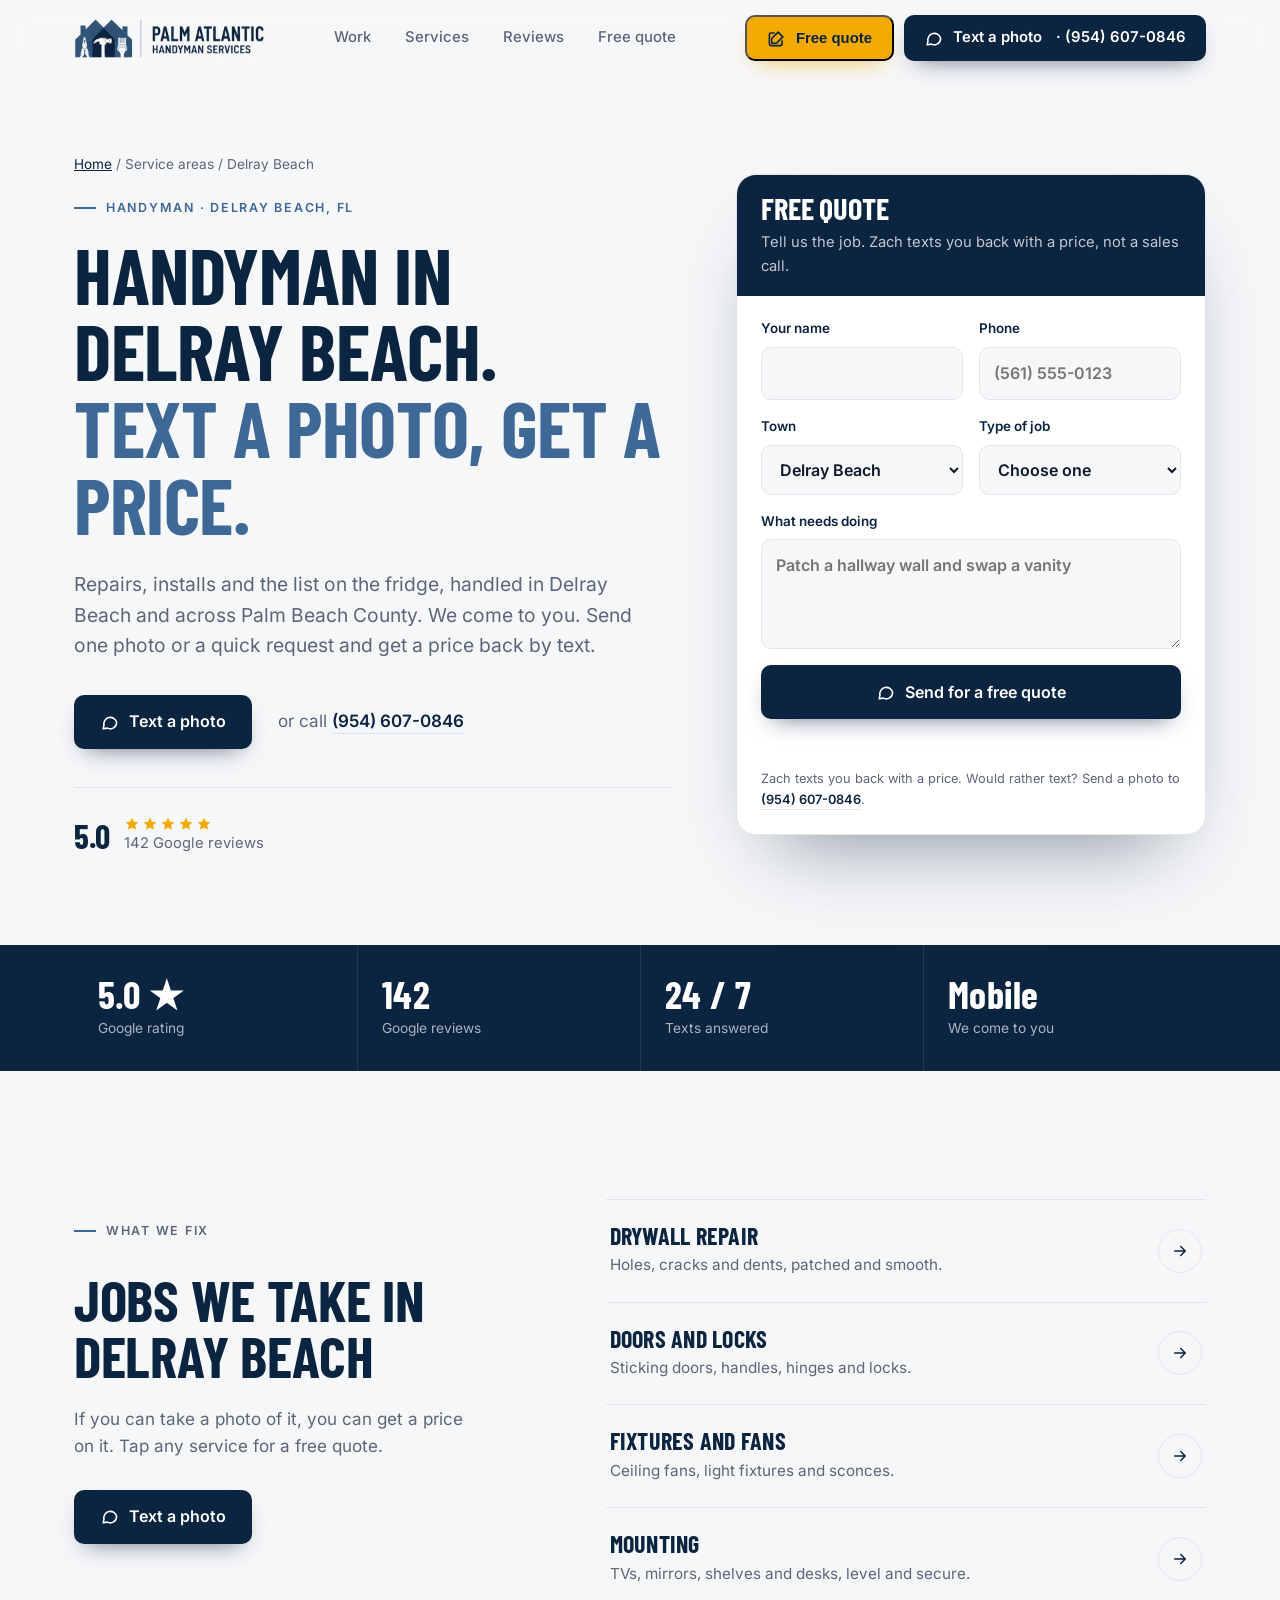
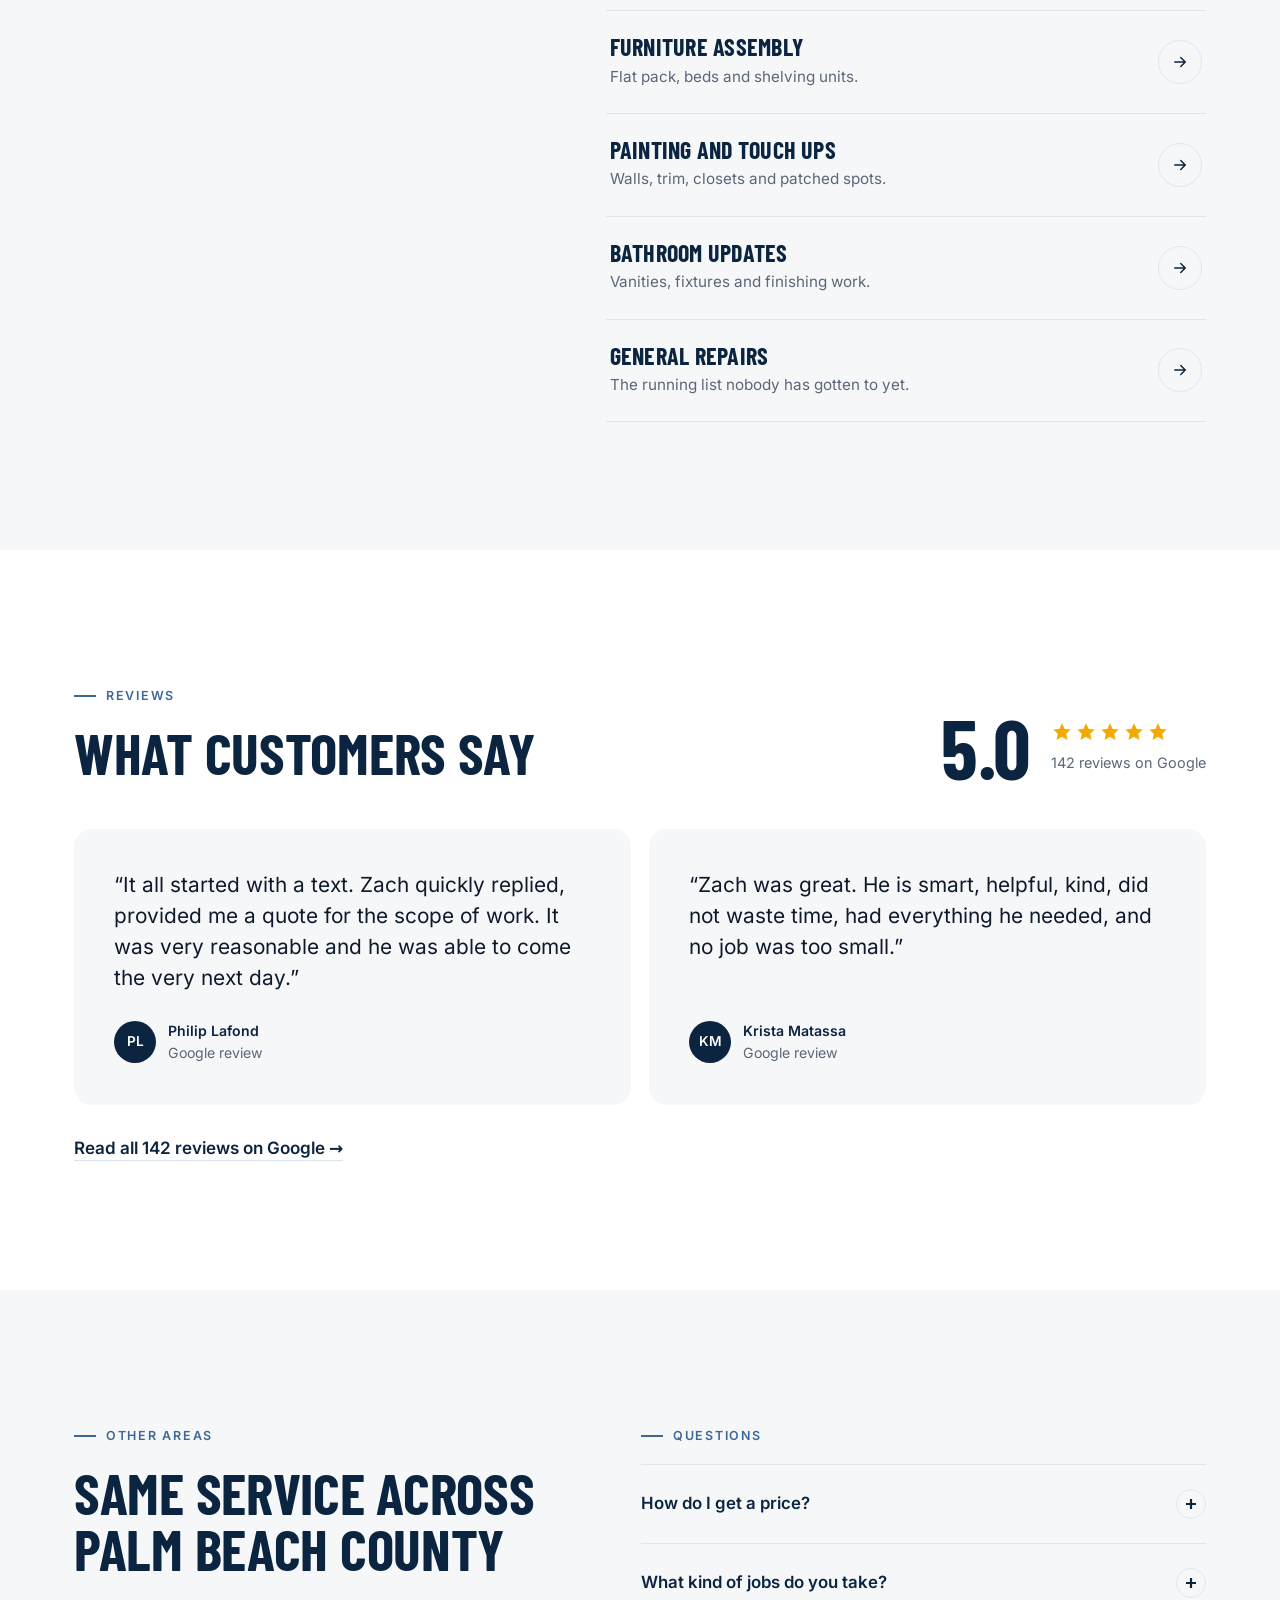
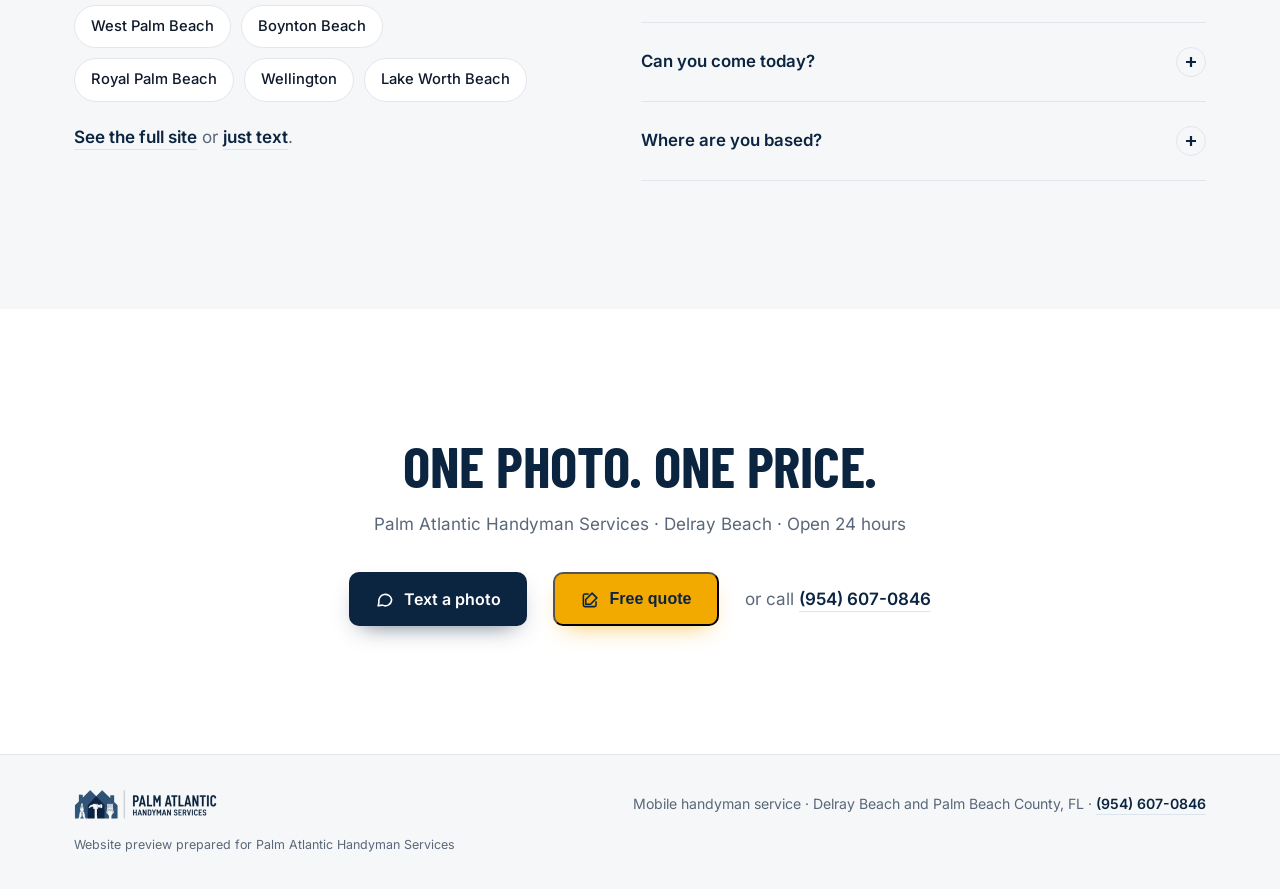
<file: areas/delray-beach/index.html>
<!doctype html>
<html lang="en">
<head>
<meta charset="utf-8">
<meta name="viewport" content="width=device-width, initial-scale=1">
<title>Handyman in Delray Beach, FL | Palm Atlantic Handyman Services</title>
<meta name="description" content="Handyman work in Delray Beach. Text a photo to (954) 607-0846 or request a free quote. 5.0 stars from 142 Google reviews across Palm Beach County. Open 24 hours.">
<meta name="robots" content="noindex, nofollow">
<link rel="canonical" href="https://palm-atlantic-handyman-services-demo.github.io/areas/delray-beach/">
<meta name="theme-color" content="#0B2440">
<link rel="icon" href="../../favicon.svg" type="image/svg+xml">
<link rel="preload" href="../../fonts/barlow-condensed-latin-700-normal.woff2" as="font" type="font/woff2" crossorigin>
<link rel="preload" href="../../fonts/inter-latin-400-normal.woff2" as="font" type="font/woff2" crossorigin>
<link rel="stylesheet" href="../../site.css">
<script type="application/ld+json">{"@context": "https://schema.org", "@type": "HomeAndConstructionBusiness", "name": "Palm Atlantic Handyman Services", "telephone": "+1-954-607-0846", "url": "https://palm-atlantic-handyman-services-demo.github.io/", "areaServed": [{"@type": "AdministrativeArea", "name": "Palm Beach County, Florida"}, {"@type": "City", "name": "West Palm Beach, FL"}, {"@type": "City", "name": "Boynton Beach, FL"}, {"@type": "City", "name": "Delray Beach, FL"}, {"@type": "City", "name": "Royal Palm Beach, FL"}, {"@type": "City", "name": "Wellington, FL"}, {"@type": "City", "name": "Lake Worth Beach, FL"}], "openingHoursSpecification": [{"@type": "OpeningHoursSpecification", "dayOfWeek": ["Monday", "Tuesday", "Wednesday", "Thursday", "Friday", "Saturday", "Sunday"], "opens": "00:00", "closes": "23:59"}], "aggregateRating": {"@type": "AggregateRating", "ratingValue": "5.0", "reviewCount": "142", "bestRating": "5"}}</script>
</head>
<body>
<svg width="0" height="0" style="position:absolute" aria-hidden="true">
  <symbol id="star" viewBox="0 0 24 24"><path d="M12 2.5l2.9 6.1 6.6.8-4.9 4.6 1.3 6.6L12 17.3l-5.9 3.3 1.3-6.6-4.9-4.6 6.6-.8z"/></symbol>
  <symbol id="msg" viewBox="0 0 24 24"><path fill="none" stroke="currentColor" stroke-width="2" stroke-linecap="round" stroke-linejoin="round" d="M21 12a8 8 0 0 1-11.6 7.1L4 20l1-4.6A8 8 0 1 1 21 12z"/></symbol>
  <symbol id="quote" viewBox="0 0 24 24"><path fill="none" stroke="currentColor" stroke-width="2" stroke-linecap="round" stroke-linejoin="round" d="M9 5H5a2 2 0 0 0-2 2v12a2 2 0 0 0 2 2h12a2 2 0 0 0 2-2v-4M14 4l6 6-8 8H6v-6z"/></symbol>
  <symbol id="arrow" viewBox="0 0 24 24"><path stroke-linecap="round" stroke-linejoin="round" d="M5 12h14M13 6l6 6-6 6"/></symbol>
</svg>
<header class="hdr" id="hdr">
  <div class="wrap hdr-in">
    <a class="logo" href="../../" aria-label="Palm Atlantic Handyman Services, home"><img src="../../img/logo.webp" alt="Palm Atlantic Handyman Services" width="192" height="40"></a>
    <nav class="nav" aria-label="Main"><a href="../../#work">Work</a><a href="../../#services">Services</a><a href="../../#reviews">Reviews</a><a href="#quote">Free quote</a></nav>
    <div class="hdr-ctas">
      <button class="btn btn-quote" type="button" data-quote><svg><use href="#quote"/></svg>Free quote</button>
      <a class="btn btn-primary" href="sms:+19546070846"><svg><use href="#msg"/></svg>Text a photo<span class="long">&nbsp;· (954) 607-0846</span></a>
    </div>
  </div>
</header>
<main id="top">
<section class="hero">
  <div class="wrap hero-grid">
    <div>
      <p class="crumb"><a href="../../">Home</a> / Service areas / Delray Beach</p>
      <p class="kicker">Handyman · Delray Beach, FL</p>
      <h1>Handyman in Delray Beach.<br><span>Text a photo, get a price.</span></h1>
      <p class="lede">Repairs, installs and the list on the fridge, handled in Delray Beach and across Palm Beach County. We come to you. Send one photo or a quick request and get a price back by text.</p>
      <div class="cta-row" id="heroCta">
        <a class="btn btn-primary" href="sms:+19546070846"><svg><use href="#msg"/></svg>Text a photo</a>
        <span class="muted">or call <a class="link" href="tel:+19546070846">(954) 607-0846</a></span>
      </div>
      <div class="rating"><b>5.0</b><div><div class="stars" aria-label="5 out of 5 stars"><svg><use href="#star"/></svg><svg><use href="#star"/></svg><svg><use href="#star"/></svg><svg><use href="#star"/></svg><svg><use href="#star"/></svg></div>142 Google reviews</div></div>
    </div>
    <div class="hero-form" id="quote">
      <div class="hf-head"><h2>Free quote</h2><p>Tell us the job. Zach texts you back with a price, not a sales call.</p></div>
      <form class="q" id="quoteform" data-site="s_c24e69eabbfb9b0d" data-biz="Palm Atlantic Handyman Services" novalidate>
  <div class="row">
    <label>Your name<input name="name" autocomplete="name" required></label>
    <label>Phone<input name="phone" type="tel" inputmode="tel" autocomplete="tel" placeholder="(561) 555-0123" required></label>
  </div>
  <div class="row">
    <label>Town<select name="city"><option value="">Choose your town</option><option>West Palm Beach</option><option>Boynton Beach</option><option selected>Delray Beach</option><option>Royal Palm Beach</option><option>Wellington</option><option>Lake Worth Beach</option><option>Other Palm Beach County</option></select></label>
    <label>Type of job<select name="service"><option value="">Choose one</option><option>Drywall repair</option><option>Doors and locks</option><option>Fixtures and fans</option><option>Mounting</option><option>Furniture assembly</option><option>Painting and touch ups</option><option>Bathroom updates</option><option>General repairs</option><option>Something else</option></select></label>
  </div>
  <label>What needs doing<textarea name="details" placeholder="Patch a hallway wall and swap a vanity"></textarea></label>
  <label class="hp" aria-hidden="true">Website<input name="website" tabindex="-1" autocomplete="off"></label>
  <button class="btn btn-primary" type="submit"><svg><use href="#msg"/></svg>Send for a free quote</button>
  <p class="form-ok" role="status" aria-live="polite"></p>
  <p class="fine">Zach texts you back with a price. Would rather text? Send a photo to <a class="link" href="sms:+19546070846">(954) 607-0846</a>.</p>
</form>
    </div>
  </div>
</section>
<div class="stats">
  <div class="wrap stats-in">
    <div class="stat"><b>5.0 ★</b><span>Google rating</span></div>
    <div class="stat"><b>142</b><span>Google reviews</span></div>
    <div class="stat"><b>24 / 7</b><span>Texts answered</span></div>
    <div class="stat"><b>Mobile</b><span>We come to you</span></div>
  </div>
</div>
<section id="services">
  <div class="wrap svc-grid">
    <div class="svc-side rv">
      <p class="kicker">What we fix</p>
      <h2>Jobs we take in Delray Beach</h2>
      <p>If you can take a photo of it, you can get a price on it. Tap any service for a free quote.</p>
      <a class="btn btn-primary" href="sms:+19546070846"><svg><use href="#msg"/></svg>Text a photo</a>
    </div>
    <ul class="svc-list rv">
      <li><a href="#quote" data-quote data-service="Drywall repair"><h3>Drywall repair</h3><p>Holes, cracks and dents, patched and smooth.</p><span class="go"><svg><use href="#arrow"/></svg></span></a></li><li><a href="#quote" data-quote data-service="Doors and locks"><h3>Doors and locks</h3><p>Sticking doors, handles, hinges and locks.</p><span class="go"><svg><use href="#arrow"/></svg></span></a></li><li><a href="#quote" data-quote data-service="Fixtures and fans"><h3>Fixtures and fans</h3><p>Ceiling fans, light fixtures and sconces.</p><span class="go"><svg><use href="#arrow"/></svg></span></a></li><li><a href="#quote" data-quote data-service="Mounting"><h3>Mounting</h3><p>TVs, mirrors, shelves and desks, level and secure.</p><span class="go"><svg><use href="#arrow"/></svg></span></a></li><li><a href="#quote" data-quote data-service="Furniture assembly"><h3>Furniture assembly</h3><p>Flat pack, beds and shelving units.</p><span class="go"><svg><use href="#arrow"/></svg></span></a></li><li><a href="#quote" data-quote data-service="Painting and touch ups"><h3>Painting and touch ups</h3><p>Walls, trim, closets and patched spots.</p><span class="go"><svg><use href="#arrow"/></svg></span></a></li><li><a href="#quote" data-quote data-service="Bathroom updates"><h3>Bathroom updates</h3><p>Vanities, fixtures and finishing work.</p><span class="go"><svg><use href="#arrow"/></svg></span></a></li><li><a href="#quote" data-quote data-service="General repairs"><h3>General repairs</h3><p>The running list nobody has gotten to yet.</p><span class="go"><svg><use href="#arrow"/></svg></span></a></li>
    </ul>
  </div>
</section>
<section class="reviews" id="reviews">
  <div class="wrap">
    <div class="rev-top rv">
      <div><p class="kicker">Reviews</p><h2>What customers say</h2></div>
      <div class="score"><b>5.0</b><div><div class="stars" aria-label="5 out of 5 stars"><svg><use href="#star"/></svg><svg><use href="#star"/></svg><svg><use href="#star"/></svg><svg><use href="#star"/></svg><svg><use href="#star"/></svg></div><small>142 reviews on Google</small></div></div>
    </div>
    <div class="quotes"><blockquote class="quote rv"><p>“It all started with a text. Zach quickly replied, provided me a quote for the scope of work. It was very reasonable and he was able to come the very next day.”</p><footer><span class="av">PL</span><span><strong>Philip Lafond</strong>Google review</span></footer></blockquote><blockquote class="quote rv"><p>“Zach was great. He is smart, helpful, kind, did not waste time, had everything he needed, and no job was too small.”</p><footer><span class="av">KM</span><span><strong>Krista Matassa</strong>Google review</span></footer></blockquote></div>
    <p style="margin-top:30px"><a class="link" href="https://www.google.com/search?q=Palm+Atlantic+Handyman+Services+reviews" target="_blank" rel="noopener">Read all 142 reviews on Google →</a></p>
  </div>
</section>
<section id="faq">
  <div class="wrap af">
    <div class="rv">
      <p class="kicker">Other areas</p>
      <h2>Same service across Palm Beach County</h2>
      <ul class="towns"><li><a href="../../areas/west-palm-beach/">West Palm Beach</a></li><li><a href="../../areas/boynton-beach/">Boynton Beach</a></li><li><a href="../../areas/royal-palm-beach/">Royal Palm Beach</a></li><li><a href="../../areas/wellington/">Wellington</a></li><li><a href="../../areas/lake-worth-beach/">Lake Worth Beach</a></li></ul>
      <p class="muted"><a class="link" href="../../">See the full site</a> or <a class="link" href="sms:+19546070846">just text</a>.</p>
    </div>
    <div class="rv">
      <p class="kicker">Questions</p>
      <details><summary>How do I get a price?<span class="pm"><svg viewBox="0 0 12 12"><path d="M6 1v10M1 6h10"/></svg></span></summary><p>Text a photo of the job to (954) 607-0846, or use the free quote form. You get a price back by text before any work starts.</p></details><details><summary>What kind of jobs do you take?<span class="pm"><svg viewBox="0 0 12 12"><path d="M6 1v10M1 6h10"/></svg></span></summary><p>Repairs, installs, mounting, assembly and touch ups around the house. If you are unsure, send the photo and ask.</p></details><details><summary>Can you come today?<span class="pm"><svg viewBox="0 0 12 12"><path d="M6 1v10M1 6h10"/></svg></span></summary><p>Text and ask. The number is answered 24 hours, so you will get a straight answer quickly.</p></details><details><summary>Where are you based?<span class="pm"><svg viewBox="0 0 12 12"><path d="M6 1v10M1 6h10"/></svg></span></summary><p>We are a mobile service across Palm Beach County, so we come to you in Delray Beach.</p></details>
    </div>
  </div>
</section>
<section class="final">
  <div class="wrap rv">
    <h2>One photo. One price.</h2>
    <p>Palm Atlantic Handyman Services · Delray Beach · Open 24 hours</p>
    <div class="cta-row">
      <a class="btn btn-primary" href="sms:+19546070846"><svg><use href="#msg"/></svg>Text a photo</a>
      <button class="btn btn-quote" type="button" data-quote><svg><use href="#quote"/></svg>Free quote</button>
      <span class="muted">or call <a class="link" href="tel:+19546070846">(954) 607-0846</a></span>
    </div>
  </div>
</section>
</main>
<footer class="site">
  <div class="wrap foot">
    <img src="../../img/logo.webp" alt="Palm Atlantic Handyman Services" width="144" height="30" loading="lazy">
    <span>Mobile handyman service · Delray Beach and Palm Beach County, FL · <a class="link" href="tel:+19546070846">(954) 607-0846</a></span>
    <span class="preview-note">Website preview prepared for Palm Atlantic Handyman Services</span>
  </div>
</footer>

<div class="mbar" id="mbar">
  <a class="btn btn-ghost" href="tel:+19546070846">Call</a>
  <a class="btn btn-ghost" href="sms:+19546070846">Text</a>
  <button class="btn btn-quote" type="button" data-quote>Free quote</button>
</div>
<script src="../../site.js"></script>
</body>
</html>
</file>
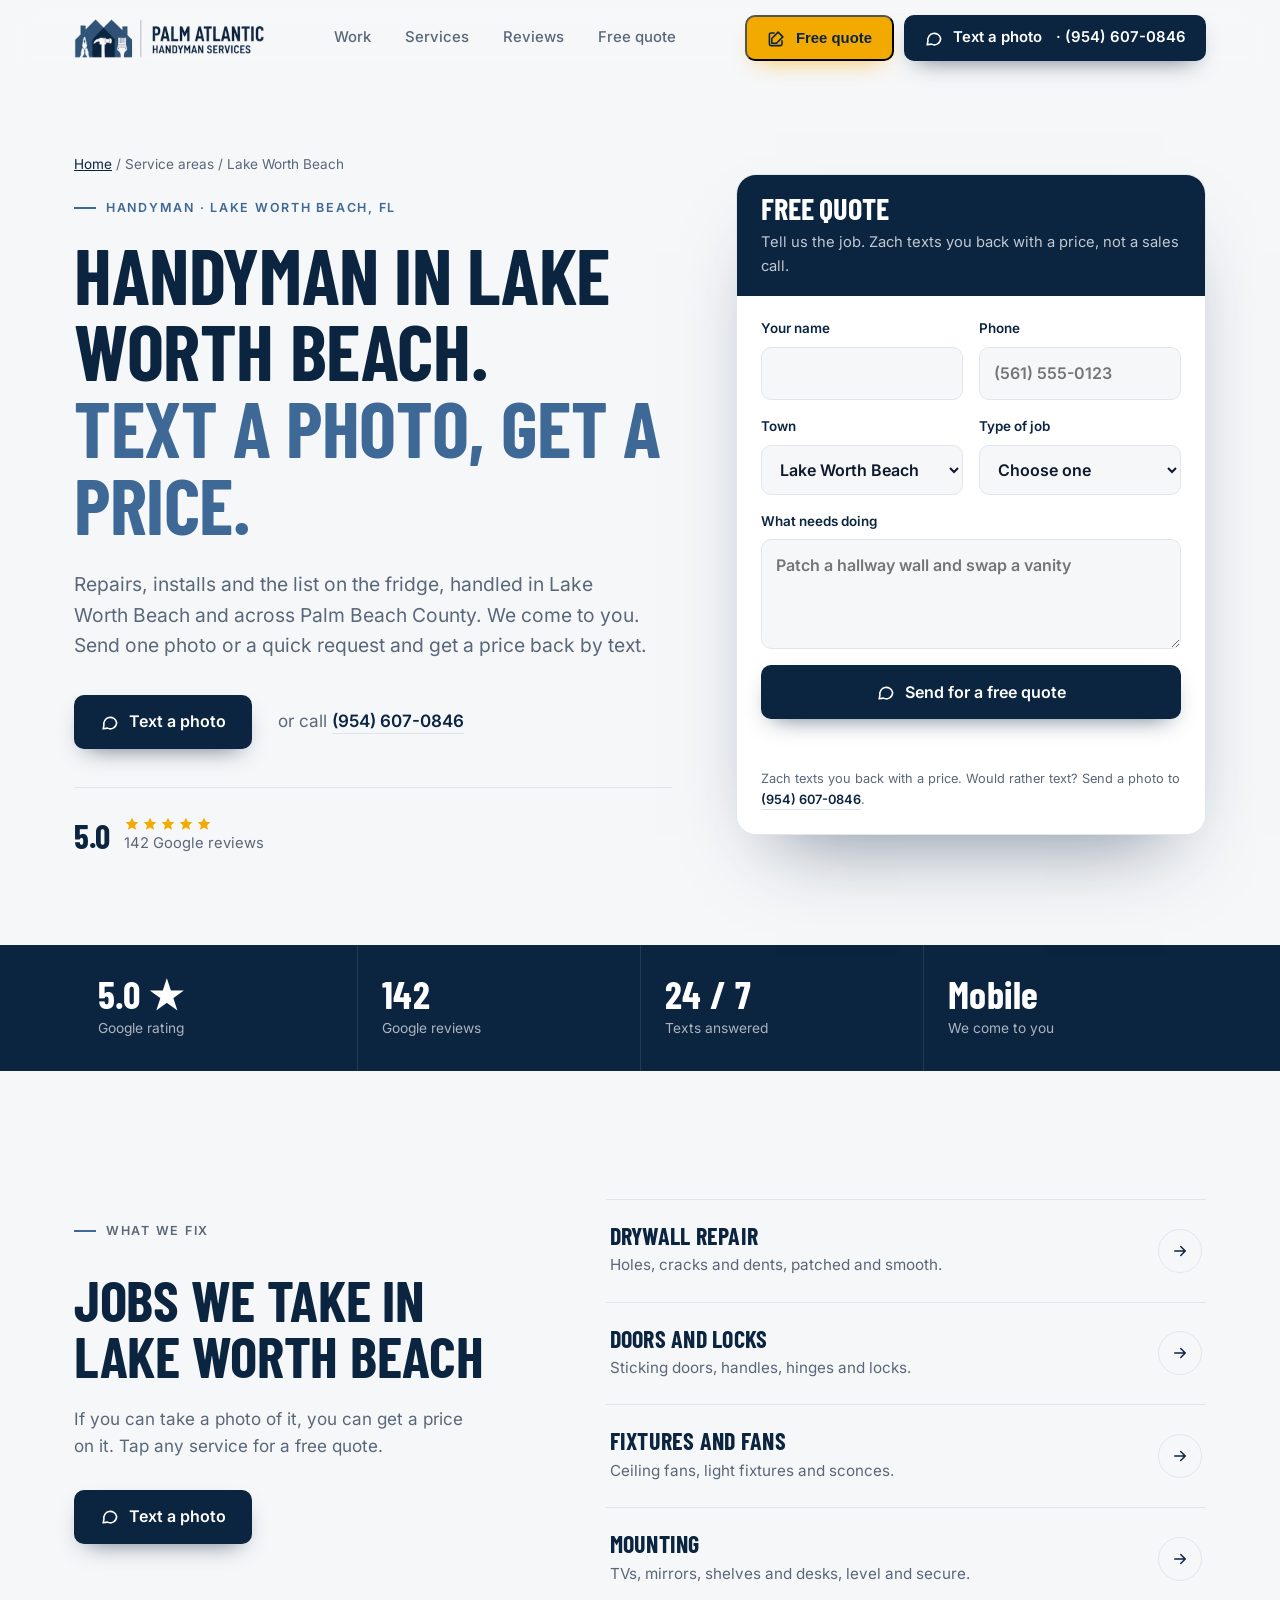
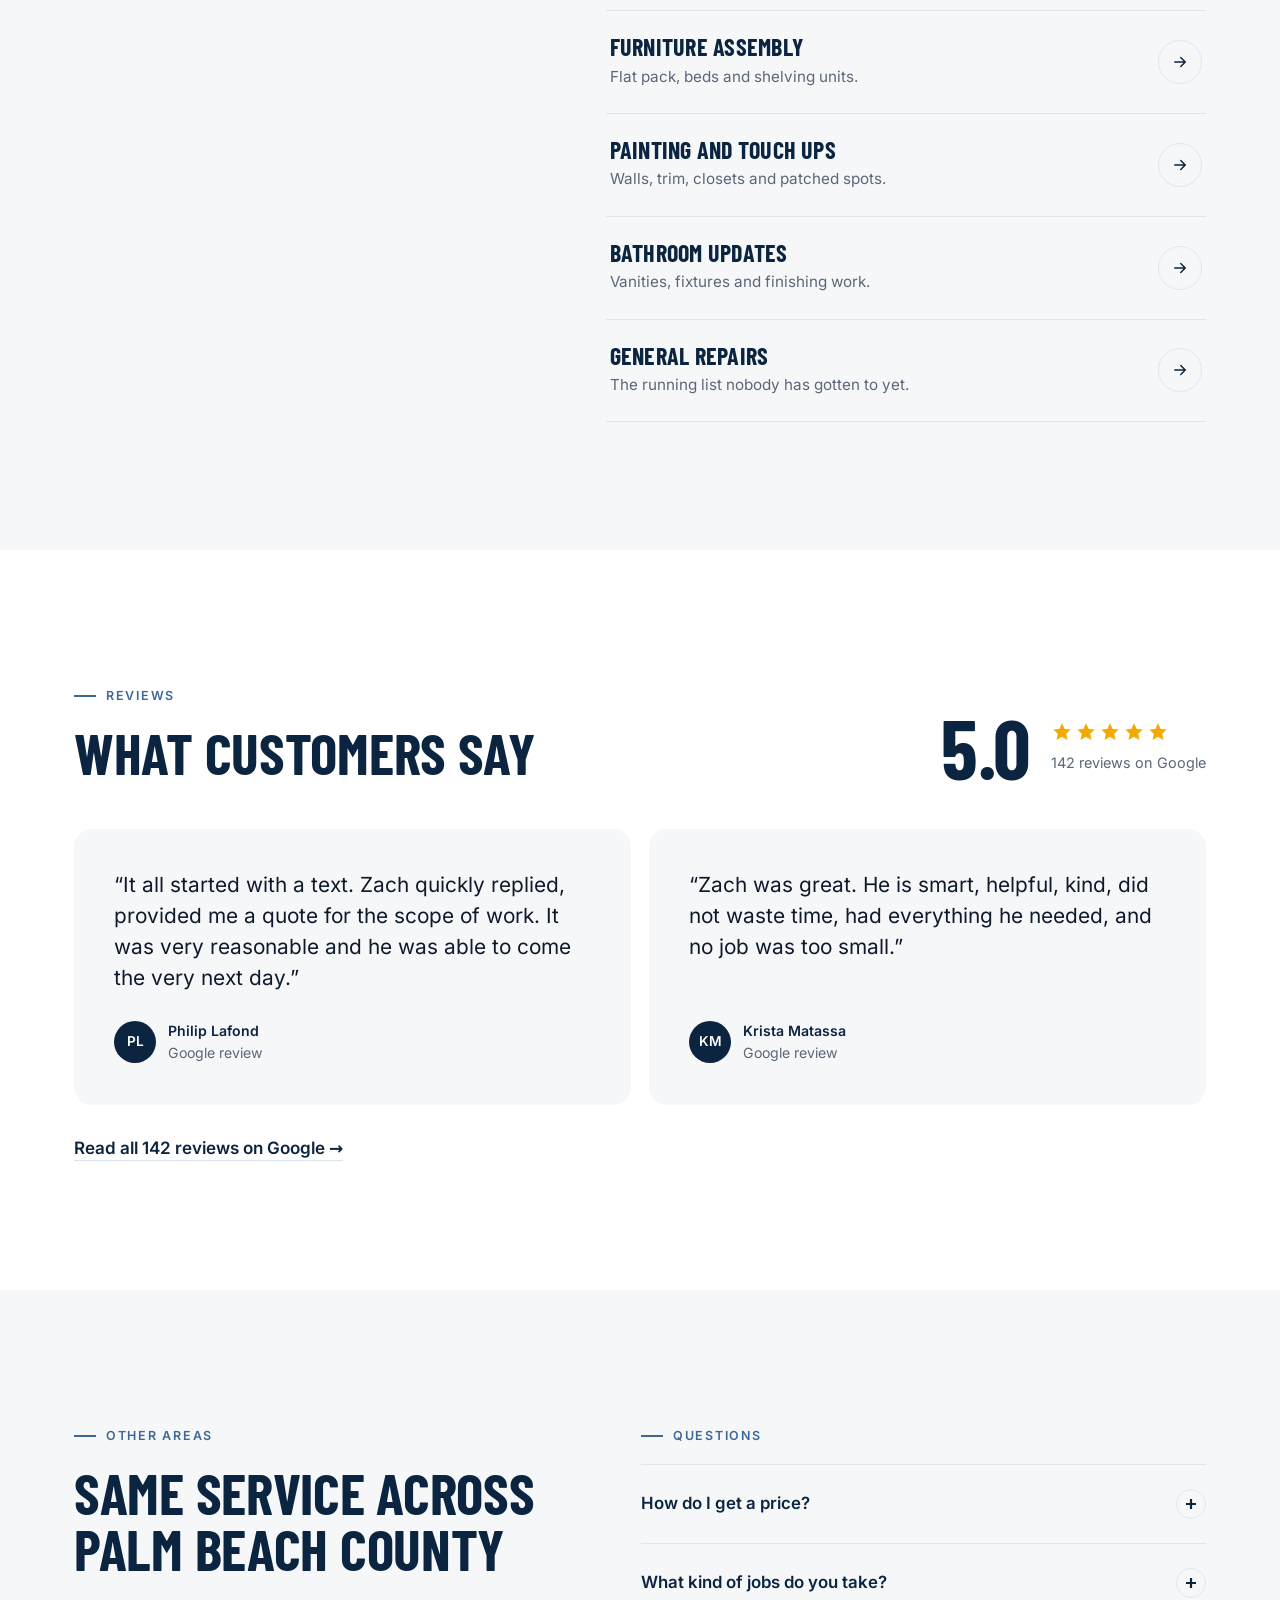
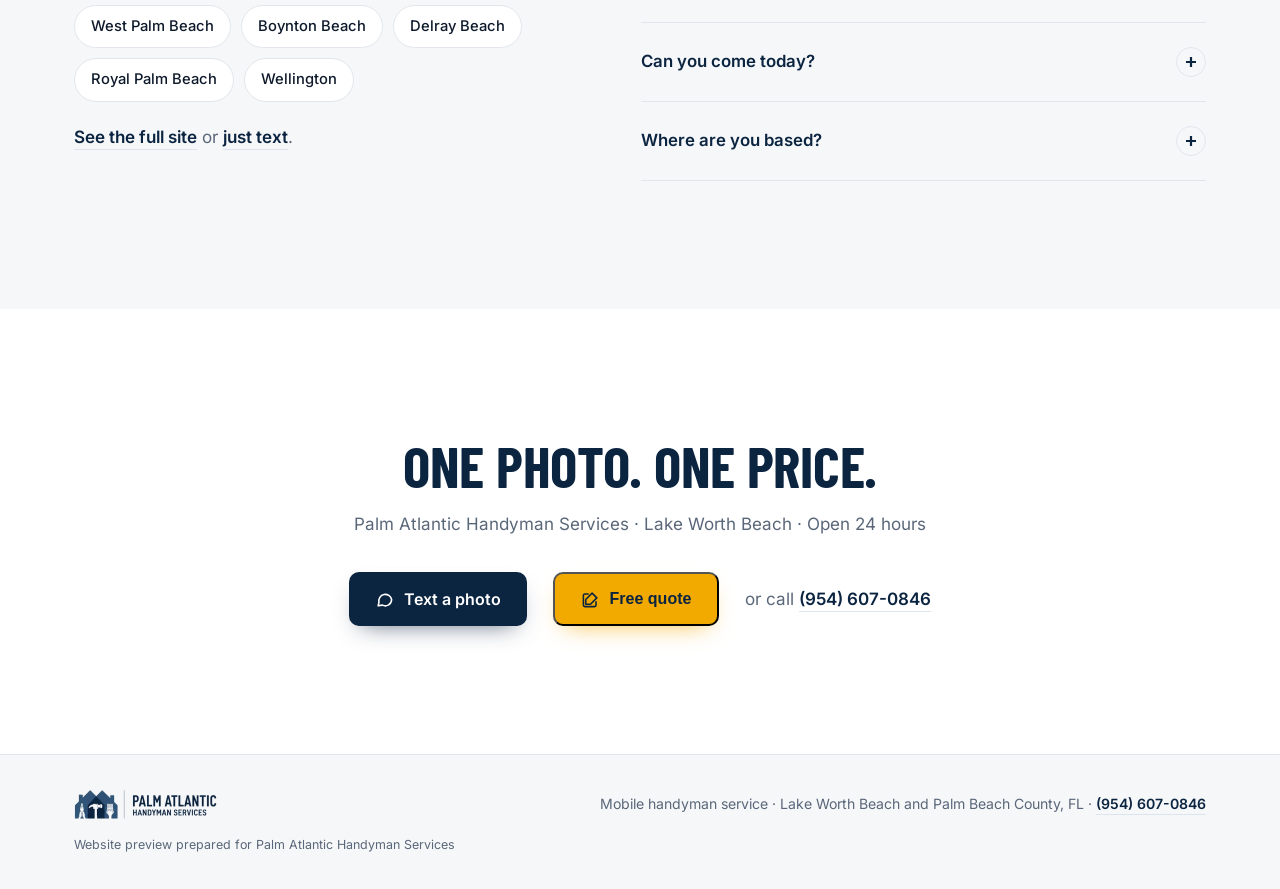
<file: areas/lake-worth-beach/index.html>
<!doctype html>
<html lang="en">
<head>
<meta charset="utf-8">
<meta name="viewport" content="width=device-width, initial-scale=1">
<title>Handyman in Lake Worth Beach, FL | Palm Atlantic Handyman Services</title>
<meta name="description" content="Handyman work in Lake Worth Beach. Text a photo to (954) 607-0846 or request a free quote. 5.0 stars from 142 Google reviews across Palm Beach County. Open 24 hours.">
<meta name="robots" content="noindex, nofollow">
<link rel="canonical" href="https://palm-atlantic-handyman-services-demo.github.io/areas/lake-worth-beach/">
<meta name="theme-color" content="#0B2440">
<link rel="icon" href="../../favicon.svg" type="image/svg+xml">
<link rel="preload" href="../../fonts/barlow-condensed-latin-700-normal.woff2" as="font" type="font/woff2" crossorigin>
<link rel="preload" href="../../fonts/inter-latin-400-normal.woff2" as="font" type="font/woff2" crossorigin>
<link rel="stylesheet" href="../../site.css">
<script type="application/ld+json">{"@context": "https://schema.org", "@type": "HomeAndConstructionBusiness", "name": "Palm Atlantic Handyman Services", "telephone": "+1-954-607-0846", "url": "https://palm-atlantic-handyman-services-demo.github.io/", "areaServed": [{"@type": "AdministrativeArea", "name": "Palm Beach County, Florida"}, {"@type": "City", "name": "West Palm Beach, FL"}, {"@type": "City", "name": "Boynton Beach, FL"}, {"@type": "City", "name": "Delray Beach, FL"}, {"@type": "City", "name": "Royal Palm Beach, FL"}, {"@type": "City", "name": "Wellington, FL"}, {"@type": "City", "name": "Lake Worth Beach, FL"}], "openingHoursSpecification": [{"@type": "OpeningHoursSpecification", "dayOfWeek": ["Monday", "Tuesday", "Wednesday", "Thursday", "Friday", "Saturday", "Sunday"], "opens": "00:00", "closes": "23:59"}], "aggregateRating": {"@type": "AggregateRating", "ratingValue": "5.0", "reviewCount": "142", "bestRating": "5"}}</script>
</head>
<body>
<svg width="0" height="0" style="position:absolute" aria-hidden="true">
  <symbol id="star" viewBox="0 0 24 24"><path d="M12 2.5l2.9 6.1 6.6.8-4.9 4.6 1.3 6.6L12 17.3l-5.9 3.3 1.3-6.6-4.9-4.6 6.6-.8z"/></symbol>
  <symbol id="msg" viewBox="0 0 24 24"><path fill="none" stroke="currentColor" stroke-width="2" stroke-linecap="round" stroke-linejoin="round" d="M21 12a8 8 0 0 1-11.6 7.1L4 20l1-4.6A8 8 0 1 1 21 12z"/></symbol>
  <symbol id="quote" viewBox="0 0 24 24"><path fill="none" stroke="currentColor" stroke-width="2" stroke-linecap="round" stroke-linejoin="round" d="M9 5H5a2 2 0 0 0-2 2v12a2 2 0 0 0 2 2h12a2 2 0 0 0 2-2v-4M14 4l6 6-8 8H6v-6z"/></symbol>
  <symbol id="arrow" viewBox="0 0 24 24"><path stroke-linecap="round" stroke-linejoin="round" d="M5 12h14M13 6l6 6-6 6"/></symbol>
</svg>
<header class="hdr" id="hdr">
  <div class="wrap hdr-in">
    <a class="logo" href="../../" aria-label="Palm Atlantic Handyman Services, home"><img src="../../img/logo.webp" alt="Palm Atlantic Handyman Services" width="192" height="40"></a>
    <nav class="nav" aria-label="Main"><a href="../../#work">Work</a><a href="../../#services">Services</a><a href="../../#reviews">Reviews</a><a href="#quote">Free quote</a></nav>
    <div class="hdr-ctas">
      <button class="btn btn-quote" type="button" data-quote><svg><use href="#quote"/></svg>Free quote</button>
      <a class="btn btn-primary" href="sms:+19546070846"><svg><use href="#msg"/></svg>Text a photo<span class="long">&nbsp;· (954) 607-0846</span></a>
    </div>
  </div>
</header>
<main id="top">
<section class="hero">
  <div class="wrap hero-grid">
    <div>
      <p class="crumb"><a href="../../">Home</a> / Service areas / Lake Worth Beach</p>
      <p class="kicker">Handyman · Lake Worth Beach, FL</p>
      <h1>Handyman in Lake Worth Beach.<br><span>Text a photo, get a price.</span></h1>
      <p class="lede">Repairs, installs and the list on the fridge, handled in Lake Worth Beach and across Palm Beach County. We come to you. Send one photo or a quick request and get a price back by text.</p>
      <div class="cta-row" id="heroCta">
        <a class="btn btn-primary" href="sms:+19546070846"><svg><use href="#msg"/></svg>Text a photo</a>
        <span class="muted">or call <a class="link" href="tel:+19546070846">(954) 607-0846</a></span>
      </div>
      <div class="rating"><b>5.0</b><div><div class="stars" aria-label="5 out of 5 stars"><svg><use href="#star"/></svg><svg><use href="#star"/></svg><svg><use href="#star"/></svg><svg><use href="#star"/></svg><svg><use href="#star"/></svg></div>142 Google reviews</div></div>
    </div>
    <div class="hero-form" id="quote">
      <div class="hf-head"><h2>Free quote</h2><p>Tell us the job. Zach texts you back with a price, not a sales call.</p></div>
      <form class="q" id="quoteform" data-site="s_c24e69eabbfb9b0d" data-biz="Palm Atlantic Handyman Services" novalidate>
  <div class="row">
    <label>Your name<input name="name" autocomplete="name" required></label>
    <label>Phone<input name="phone" type="tel" inputmode="tel" autocomplete="tel" placeholder="(561) 555-0123" required></label>
  </div>
  <div class="row">
    <label>Town<select name="city"><option value="">Choose your town</option><option>West Palm Beach</option><option>Boynton Beach</option><option>Delray Beach</option><option>Royal Palm Beach</option><option>Wellington</option><option selected>Lake Worth Beach</option><option>Other Palm Beach County</option></select></label>
    <label>Type of job<select name="service"><option value="">Choose one</option><option>Drywall repair</option><option>Doors and locks</option><option>Fixtures and fans</option><option>Mounting</option><option>Furniture assembly</option><option>Painting and touch ups</option><option>Bathroom updates</option><option>General repairs</option><option>Something else</option></select></label>
  </div>
  <label>What needs doing<textarea name="details" placeholder="Patch a hallway wall and swap a vanity"></textarea></label>
  <label class="hp" aria-hidden="true">Website<input name="website" tabindex="-1" autocomplete="off"></label>
  <button class="btn btn-primary" type="submit"><svg><use href="#msg"/></svg>Send for a free quote</button>
  <p class="form-ok" role="status" aria-live="polite"></p>
  <p class="fine">Zach texts you back with a price. Would rather text? Send a photo to <a class="link" href="sms:+19546070846">(954) 607-0846</a>.</p>
</form>
    </div>
  </div>
</section>
<div class="stats">
  <div class="wrap stats-in">
    <div class="stat"><b>5.0 ★</b><span>Google rating</span></div>
    <div class="stat"><b>142</b><span>Google reviews</span></div>
    <div class="stat"><b>24 / 7</b><span>Texts answered</span></div>
    <div class="stat"><b>Mobile</b><span>We come to you</span></div>
  </div>
</div>
<section id="services">
  <div class="wrap svc-grid">
    <div class="svc-side rv">
      <p class="kicker">What we fix</p>
      <h2>Jobs we take in Lake Worth Beach</h2>
      <p>If you can take a photo of it, you can get a price on it. Tap any service for a free quote.</p>
      <a class="btn btn-primary" href="sms:+19546070846"><svg><use href="#msg"/></svg>Text a photo</a>
    </div>
    <ul class="svc-list rv">
      <li><a href="#quote" data-quote data-service="Drywall repair"><h3>Drywall repair</h3><p>Holes, cracks and dents, patched and smooth.</p><span class="go"><svg><use href="#arrow"/></svg></span></a></li><li><a href="#quote" data-quote data-service="Doors and locks"><h3>Doors and locks</h3><p>Sticking doors, handles, hinges and locks.</p><span class="go"><svg><use href="#arrow"/></svg></span></a></li><li><a href="#quote" data-quote data-service="Fixtures and fans"><h3>Fixtures and fans</h3><p>Ceiling fans, light fixtures and sconces.</p><span class="go"><svg><use href="#arrow"/></svg></span></a></li><li><a href="#quote" data-quote data-service="Mounting"><h3>Mounting</h3><p>TVs, mirrors, shelves and desks, level and secure.</p><span class="go"><svg><use href="#arrow"/></svg></span></a></li><li><a href="#quote" data-quote data-service="Furniture assembly"><h3>Furniture assembly</h3><p>Flat pack, beds and shelving units.</p><span class="go"><svg><use href="#arrow"/></svg></span></a></li><li><a href="#quote" data-quote data-service="Painting and touch ups"><h3>Painting and touch ups</h3><p>Walls, trim, closets and patched spots.</p><span class="go"><svg><use href="#arrow"/></svg></span></a></li><li><a href="#quote" data-quote data-service="Bathroom updates"><h3>Bathroom updates</h3><p>Vanities, fixtures and finishing work.</p><span class="go"><svg><use href="#arrow"/></svg></span></a></li><li><a href="#quote" data-quote data-service="General repairs"><h3>General repairs</h3><p>The running list nobody has gotten to yet.</p><span class="go"><svg><use href="#arrow"/></svg></span></a></li>
    </ul>
  </div>
</section>
<section class="reviews" id="reviews">
  <div class="wrap">
    <div class="rev-top rv">
      <div><p class="kicker">Reviews</p><h2>What customers say</h2></div>
      <div class="score"><b>5.0</b><div><div class="stars" aria-label="5 out of 5 stars"><svg><use href="#star"/></svg><svg><use href="#star"/></svg><svg><use href="#star"/></svg><svg><use href="#star"/></svg><svg><use href="#star"/></svg></div><small>142 reviews on Google</small></div></div>
    </div>
    <div class="quotes"><blockquote class="quote rv"><p>“It all started with a text. Zach quickly replied, provided me a quote for the scope of work. It was very reasonable and he was able to come the very next day.”</p><footer><span class="av">PL</span><span><strong>Philip Lafond</strong>Google review</span></footer></blockquote><blockquote class="quote rv"><p>“Zach was great. He is smart, helpful, kind, did not waste time, had everything he needed, and no job was too small.”</p><footer><span class="av">KM</span><span><strong>Krista Matassa</strong>Google review</span></footer></blockquote></div>
    <p style="margin-top:30px"><a class="link" href="https://www.google.com/search?q=Palm+Atlantic+Handyman+Services+reviews" target="_blank" rel="noopener">Read all 142 reviews on Google →</a></p>
  </div>
</section>
<section id="faq">
  <div class="wrap af">
    <div class="rv">
      <p class="kicker">Other areas</p>
      <h2>Same service across Palm Beach County</h2>
      <ul class="towns"><li><a href="../../areas/west-palm-beach/">West Palm Beach</a></li><li><a href="../../areas/boynton-beach/">Boynton Beach</a></li><li><a href="../../areas/delray-beach/">Delray Beach</a></li><li><a href="../../areas/royal-palm-beach/">Royal Palm Beach</a></li><li><a href="../../areas/wellington/">Wellington</a></li></ul>
      <p class="muted"><a class="link" href="../../">See the full site</a> or <a class="link" href="sms:+19546070846">just text</a>.</p>
    </div>
    <div class="rv">
      <p class="kicker">Questions</p>
      <details><summary>How do I get a price?<span class="pm"><svg viewBox="0 0 12 12"><path d="M6 1v10M1 6h10"/></svg></span></summary><p>Text a photo of the job to (954) 607-0846, or use the free quote form. You get a price back by text before any work starts.</p></details><details><summary>What kind of jobs do you take?<span class="pm"><svg viewBox="0 0 12 12"><path d="M6 1v10M1 6h10"/></svg></span></summary><p>Repairs, installs, mounting, assembly and touch ups around the house. If you are unsure, send the photo and ask.</p></details><details><summary>Can you come today?<span class="pm"><svg viewBox="0 0 12 12"><path d="M6 1v10M1 6h10"/></svg></span></summary><p>Text and ask. The number is answered 24 hours, so you will get a straight answer quickly.</p></details><details><summary>Where are you based?<span class="pm"><svg viewBox="0 0 12 12"><path d="M6 1v10M1 6h10"/></svg></span></summary><p>We are a mobile service across Palm Beach County, so we come to you in Lake Worth Beach.</p></details>
    </div>
  </div>
</section>
<section class="final">
  <div class="wrap rv">
    <h2>One photo. One price.</h2>
    <p>Palm Atlantic Handyman Services · Lake Worth Beach · Open 24 hours</p>
    <div class="cta-row">
      <a class="btn btn-primary" href="sms:+19546070846"><svg><use href="#msg"/></svg>Text a photo</a>
      <button class="btn btn-quote" type="button" data-quote><svg><use href="#quote"/></svg>Free quote</button>
      <span class="muted">or call <a class="link" href="tel:+19546070846">(954) 607-0846</a></span>
    </div>
  </div>
</section>
</main>
<footer class="site">
  <div class="wrap foot">
    <img src="../../img/logo.webp" alt="Palm Atlantic Handyman Services" width="144" height="30" loading="lazy">
    <span>Mobile handyman service · Lake Worth Beach and Palm Beach County, FL · <a class="link" href="tel:+19546070846">(954) 607-0846</a></span>
    <span class="preview-note">Website preview prepared for Palm Atlantic Handyman Services</span>
  </div>
</footer>

<div class="mbar" id="mbar">
  <a class="btn btn-ghost" href="tel:+19546070846">Call</a>
  <a class="btn btn-ghost" href="sms:+19546070846">Text</a>
  <button class="btn btn-quote" type="button" data-quote>Free quote</button>
</div>
<script src="../../site.js"></script>
</body>
</html>
</file>
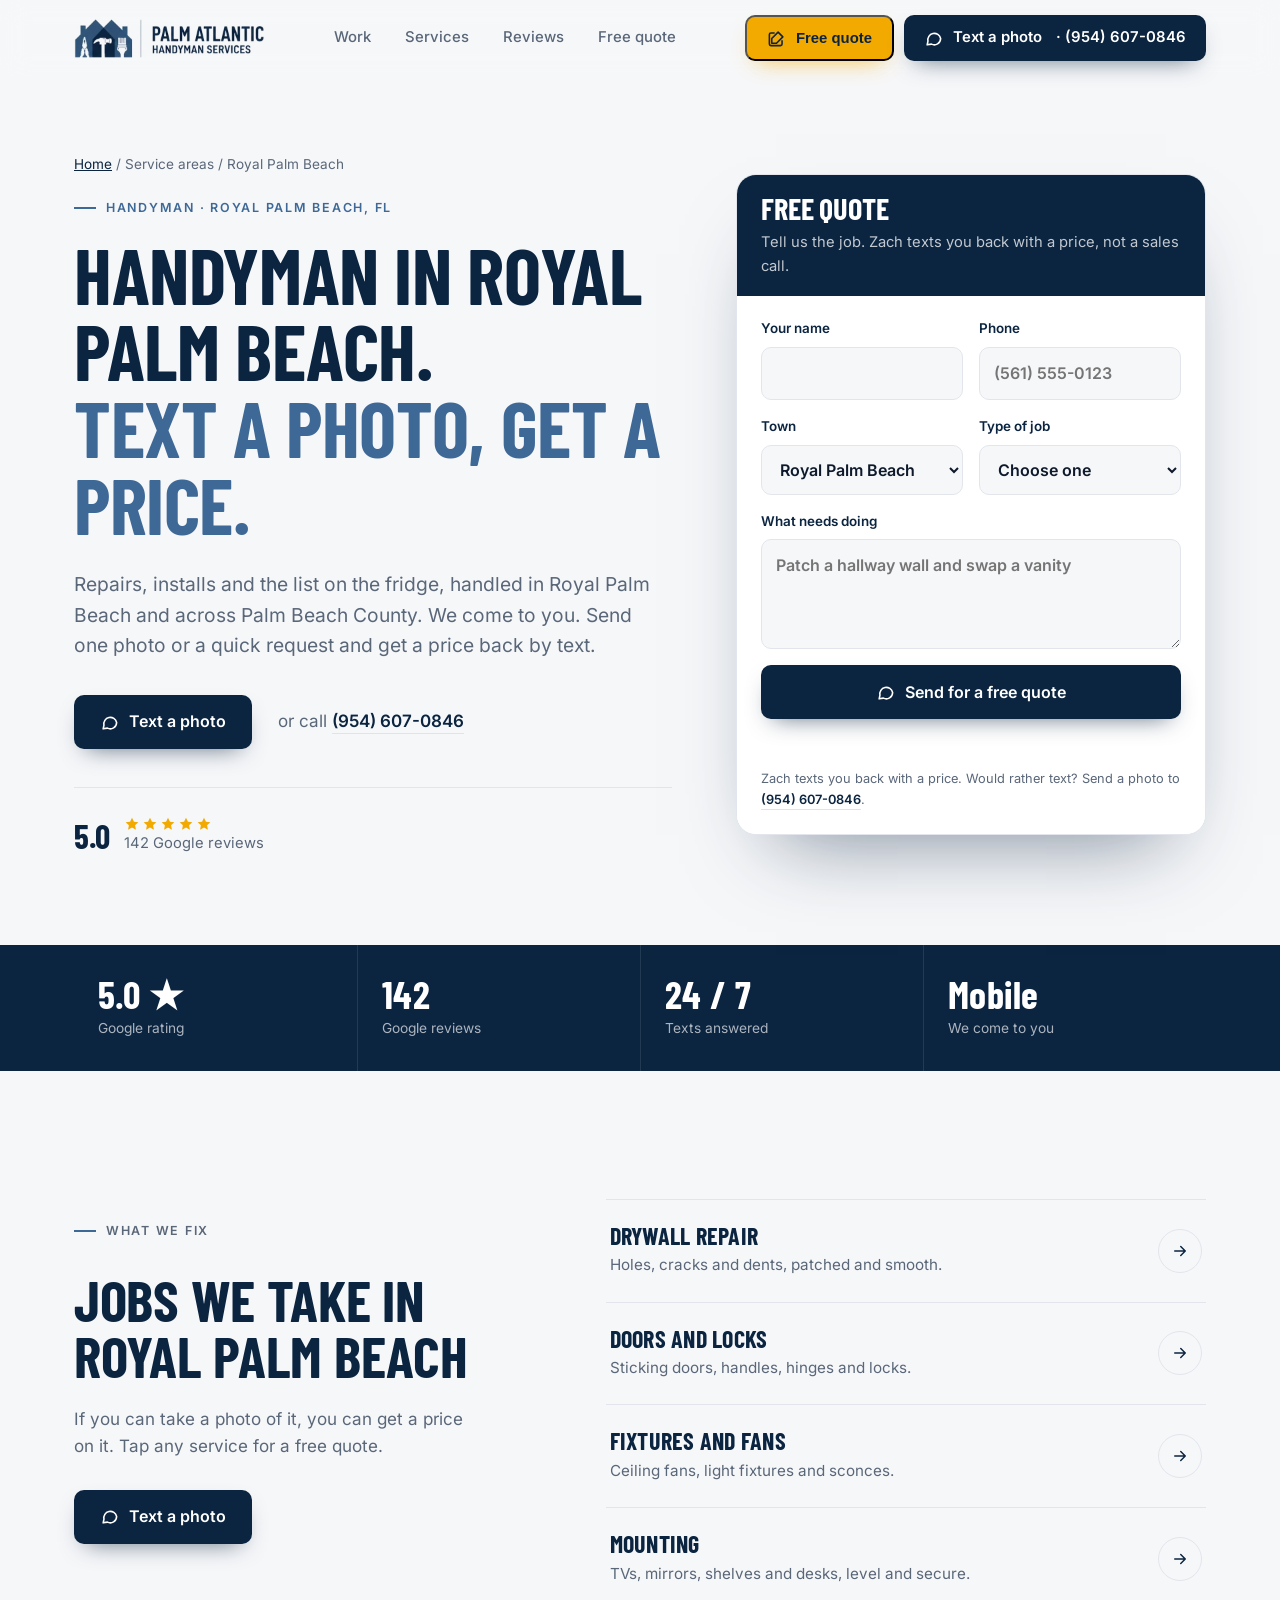
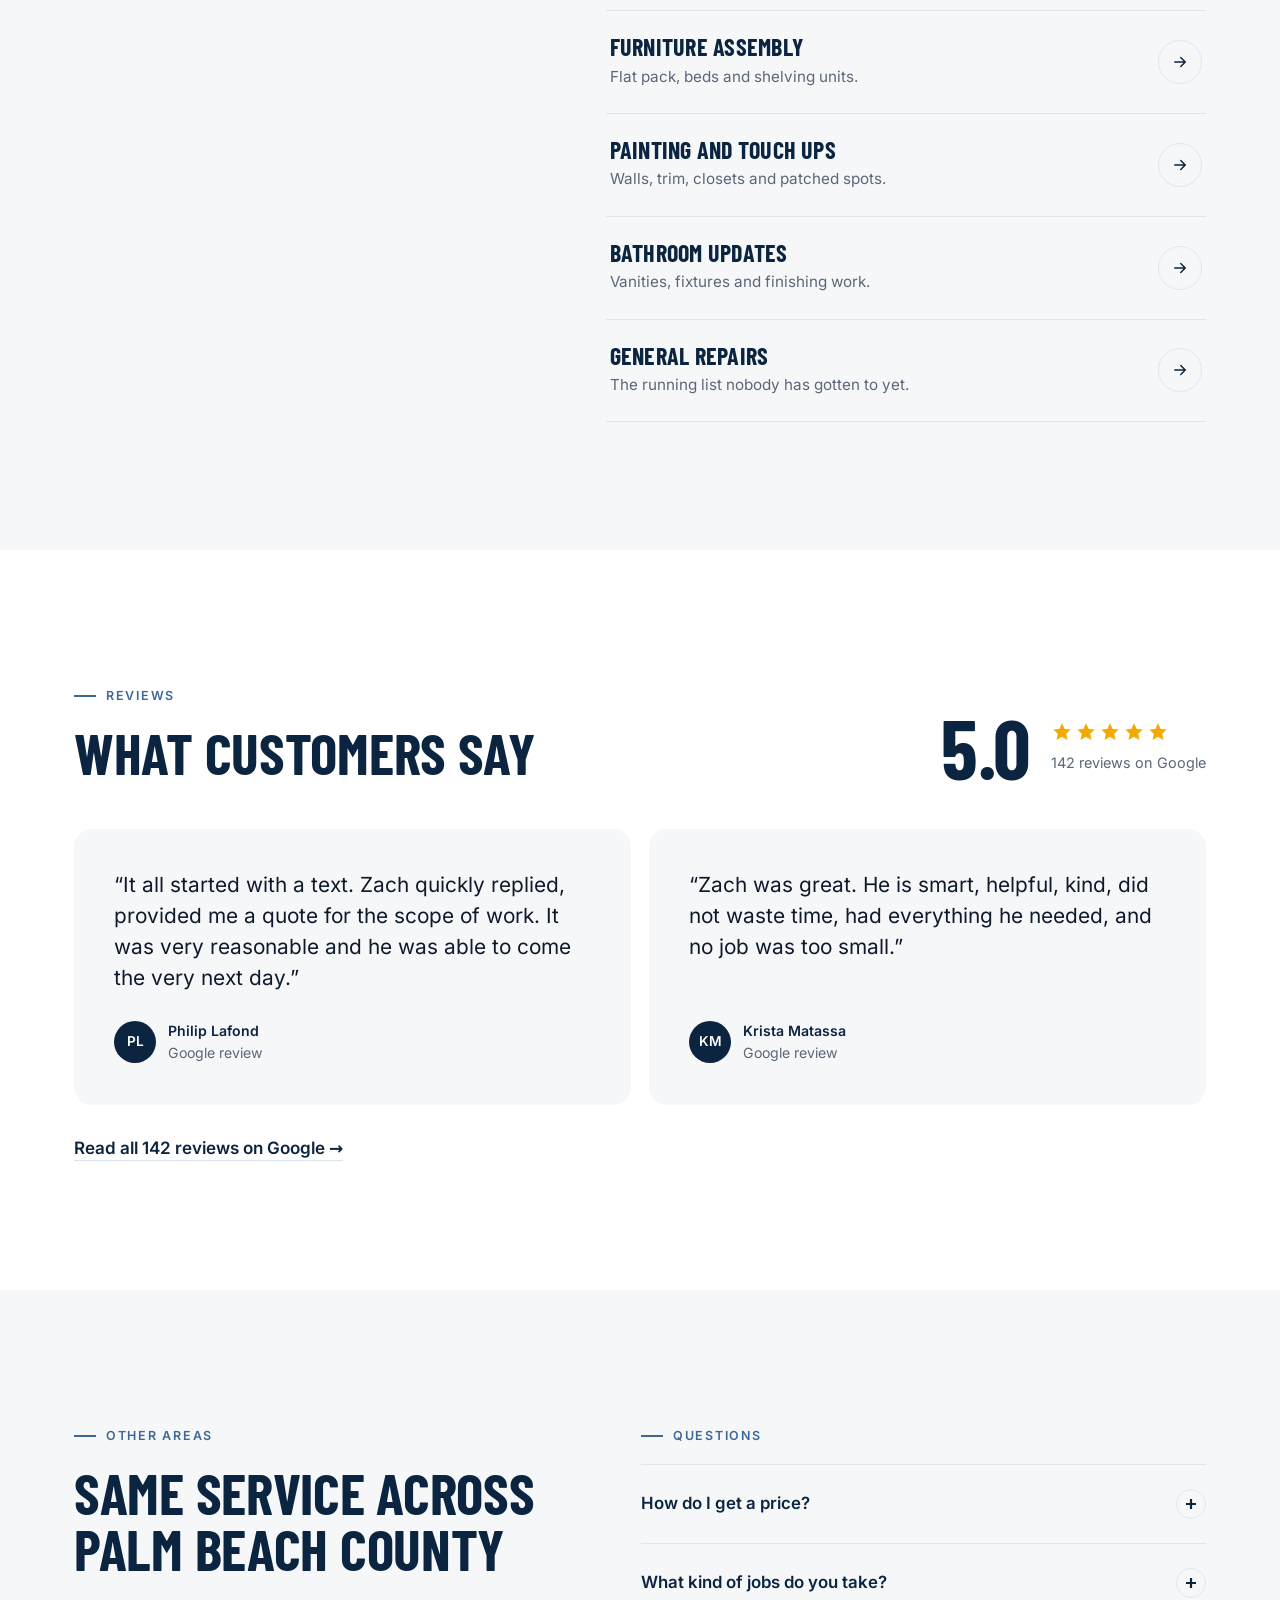
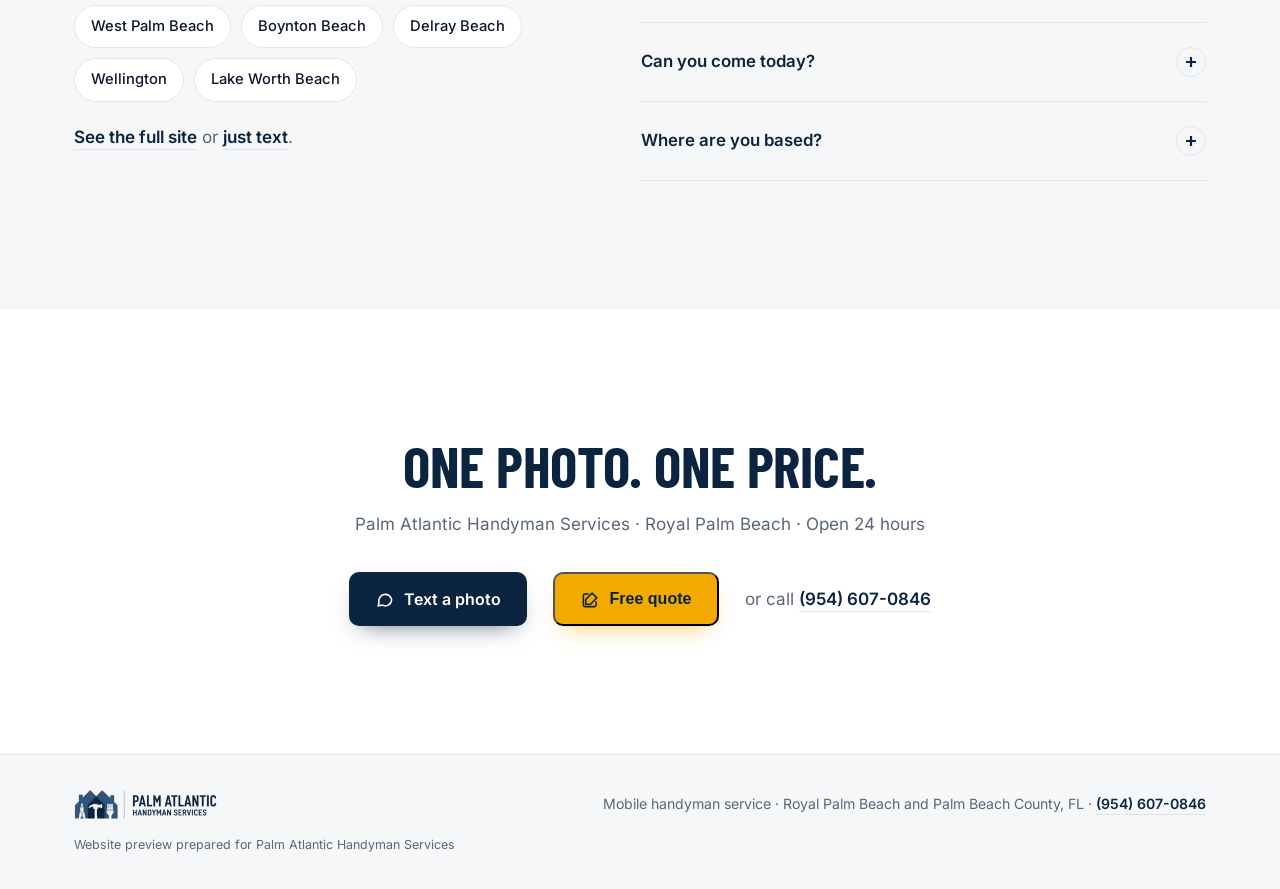
<file: areas/royal-palm-beach/index.html>
<!doctype html>
<html lang="en">
<head>
<meta charset="utf-8">
<meta name="viewport" content="width=device-width, initial-scale=1">
<title>Handyman in Royal Palm Beach, FL | Palm Atlantic Handyman Services</title>
<meta name="description" content="Handyman work in Royal Palm Beach. Text a photo to (954) 607-0846 or request a free quote. 5.0 stars from 142 Google reviews across Palm Beach County. Open 24 hours.">
<meta name="robots" content="noindex, nofollow">
<link rel="canonical" href="https://palm-atlantic-handyman-services-demo.github.io/areas/royal-palm-beach/">
<meta name="theme-color" content="#0B2440">
<link rel="icon" href="../../favicon.svg" type="image/svg+xml">
<link rel="preload" href="../../fonts/barlow-condensed-latin-700-normal.woff2" as="font" type="font/woff2" crossorigin>
<link rel="preload" href="../../fonts/inter-latin-400-normal.woff2" as="font" type="font/woff2" crossorigin>
<link rel="stylesheet" href="../../site.css">
<script type="application/ld+json">{"@context": "https://schema.org", "@type": "HomeAndConstructionBusiness", "name": "Palm Atlantic Handyman Services", "telephone": "+1-954-607-0846", "url": "https://palm-atlantic-handyman-services-demo.github.io/", "areaServed": [{"@type": "AdministrativeArea", "name": "Palm Beach County, Florida"}, {"@type": "City", "name": "West Palm Beach, FL"}, {"@type": "City", "name": "Boynton Beach, FL"}, {"@type": "City", "name": "Delray Beach, FL"}, {"@type": "City", "name": "Royal Palm Beach, FL"}, {"@type": "City", "name": "Wellington, FL"}, {"@type": "City", "name": "Lake Worth Beach, FL"}], "openingHoursSpecification": [{"@type": "OpeningHoursSpecification", "dayOfWeek": ["Monday", "Tuesday", "Wednesday", "Thursday", "Friday", "Saturday", "Sunday"], "opens": "00:00", "closes": "23:59"}], "aggregateRating": {"@type": "AggregateRating", "ratingValue": "5.0", "reviewCount": "142", "bestRating": "5"}}</script>
</head>
<body>
<svg width="0" height="0" style="position:absolute" aria-hidden="true">
  <symbol id="star" viewBox="0 0 24 24"><path d="M12 2.5l2.9 6.1 6.6.8-4.9 4.6 1.3 6.6L12 17.3l-5.9 3.3 1.3-6.6-4.9-4.6 6.6-.8z"/></symbol>
  <symbol id="msg" viewBox="0 0 24 24"><path fill="none" stroke="currentColor" stroke-width="2" stroke-linecap="round" stroke-linejoin="round" d="M21 12a8 8 0 0 1-11.6 7.1L4 20l1-4.6A8 8 0 1 1 21 12z"/></symbol>
  <symbol id="quote" viewBox="0 0 24 24"><path fill="none" stroke="currentColor" stroke-width="2" stroke-linecap="round" stroke-linejoin="round" d="M9 5H5a2 2 0 0 0-2 2v12a2 2 0 0 0 2 2h12a2 2 0 0 0 2-2v-4M14 4l6 6-8 8H6v-6z"/></symbol>
  <symbol id="arrow" viewBox="0 0 24 24"><path stroke-linecap="round" stroke-linejoin="round" d="M5 12h14M13 6l6 6-6 6"/></symbol>
</svg>
<header class="hdr" id="hdr">
  <div class="wrap hdr-in">
    <a class="logo" href="../../" aria-label="Palm Atlantic Handyman Services, home"><img src="../../img/logo.webp" alt="Palm Atlantic Handyman Services" width="192" height="40"></a>
    <nav class="nav" aria-label="Main"><a href="../../#work">Work</a><a href="../../#services">Services</a><a href="../../#reviews">Reviews</a><a href="#quote">Free quote</a></nav>
    <div class="hdr-ctas">
      <button class="btn btn-quote" type="button" data-quote><svg><use href="#quote"/></svg>Free quote</button>
      <a class="btn btn-primary" href="sms:+19546070846"><svg><use href="#msg"/></svg>Text a photo<span class="long">&nbsp;· (954) 607-0846</span></a>
    </div>
  </div>
</header>
<main id="top">
<section class="hero">
  <div class="wrap hero-grid">
    <div>
      <p class="crumb"><a href="../../">Home</a> / Service areas / Royal Palm Beach</p>
      <p class="kicker">Handyman · Royal Palm Beach, FL</p>
      <h1>Handyman in Royal Palm Beach.<br><span>Text a photo, get a price.</span></h1>
      <p class="lede">Repairs, installs and the list on the fridge, handled in Royal Palm Beach and across Palm Beach County. We come to you. Send one photo or a quick request and get a price back by text.</p>
      <div class="cta-row" id="heroCta">
        <a class="btn btn-primary" href="sms:+19546070846"><svg><use href="#msg"/></svg>Text a photo</a>
        <span class="muted">or call <a class="link" href="tel:+19546070846">(954) 607-0846</a></span>
      </div>
      <div class="rating"><b>5.0</b><div><div class="stars" aria-label="5 out of 5 stars"><svg><use href="#star"/></svg><svg><use href="#star"/></svg><svg><use href="#star"/></svg><svg><use href="#star"/></svg><svg><use href="#star"/></svg></div>142 Google reviews</div></div>
    </div>
    <div class="hero-form" id="quote">
      <div class="hf-head"><h2>Free quote</h2><p>Tell us the job. Zach texts you back with a price, not a sales call.</p></div>
      <form class="q" id="quoteform" data-site="s_c24e69eabbfb9b0d" data-biz="Palm Atlantic Handyman Services" novalidate>
  <div class="row">
    <label>Your name<input name="name" autocomplete="name" required></label>
    <label>Phone<input name="phone" type="tel" inputmode="tel" autocomplete="tel" placeholder="(561) 555-0123" required></label>
  </div>
  <div class="row">
    <label>Town<select name="city"><option value="">Choose your town</option><option>West Palm Beach</option><option>Boynton Beach</option><option>Delray Beach</option><option selected>Royal Palm Beach</option><option>Wellington</option><option>Lake Worth Beach</option><option>Other Palm Beach County</option></select></label>
    <label>Type of job<select name="service"><option value="">Choose one</option><option>Drywall repair</option><option>Doors and locks</option><option>Fixtures and fans</option><option>Mounting</option><option>Furniture assembly</option><option>Painting and touch ups</option><option>Bathroom updates</option><option>General repairs</option><option>Something else</option></select></label>
  </div>
  <label>What needs doing<textarea name="details" placeholder="Patch a hallway wall and swap a vanity"></textarea></label>
  <label class="hp" aria-hidden="true">Website<input name="website" tabindex="-1" autocomplete="off"></label>
  <button class="btn btn-primary" type="submit"><svg><use href="#msg"/></svg>Send for a free quote</button>
  <p class="form-ok" role="status" aria-live="polite"></p>
  <p class="fine">Zach texts you back with a price. Would rather text? Send a photo to <a class="link" href="sms:+19546070846">(954) 607-0846</a>.</p>
</form>
    </div>
  </div>
</section>
<div class="stats">
  <div class="wrap stats-in">
    <div class="stat"><b>5.0 ★</b><span>Google rating</span></div>
    <div class="stat"><b>142</b><span>Google reviews</span></div>
    <div class="stat"><b>24 / 7</b><span>Texts answered</span></div>
    <div class="stat"><b>Mobile</b><span>We come to you</span></div>
  </div>
</div>
<section id="services">
  <div class="wrap svc-grid">
    <div class="svc-side rv">
      <p class="kicker">What we fix</p>
      <h2>Jobs we take in Royal Palm Beach</h2>
      <p>If you can take a photo of it, you can get a price on it. Tap any service for a free quote.</p>
      <a class="btn btn-primary" href="sms:+19546070846"><svg><use href="#msg"/></svg>Text a photo</a>
    </div>
    <ul class="svc-list rv">
      <li><a href="#quote" data-quote data-service="Drywall repair"><h3>Drywall repair</h3><p>Holes, cracks and dents, patched and smooth.</p><span class="go"><svg><use href="#arrow"/></svg></span></a></li><li><a href="#quote" data-quote data-service="Doors and locks"><h3>Doors and locks</h3><p>Sticking doors, handles, hinges and locks.</p><span class="go"><svg><use href="#arrow"/></svg></span></a></li><li><a href="#quote" data-quote data-service="Fixtures and fans"><h3>Fixtures and fans</h3><p>Ceiling fans, light fixtures and sconces.</p><span class="go"><svg><use href="#arrow"/></svg></span></a></li><li><a href="#quote" data-quote data-service="Mounting"><h3>Mounting</h3><p>TVs, mirrors, shelves and desks, level and secure.</p><span class="go"><svg><use href="#arrow"/></svg></span></a></li><li><a href="#quote" data-quote data-service="Furniture assembly"><h3>Furniture assembly</h3><p>Flat pack, beds and shelving units.</p><span class="go"><svg><use href="#arrow"/></svg></span></a></li><li><a href="#quote" data-quote data-service="Painting and touch ups"><h3>Painting and touch ups</h3><p>Walls, trim, closets and patched spots.</p><span class="go"><svg><use href="#arrow"/></svg></span></a></li><li><a href="#quote" data-quote data-service="Bathroom updates"><h3>Bathroom updates</h3><p>Vanities, fixtures and finishing work.</p><span class="go"><svg><use href="#arrow"/></svg></span></a></li><li><a href="#quote" data-quote data-service="General repairs"><h3>General repairs</h3><p>The running list nobody has gotten to yet.</p><span class="go"><svg><use href="#arrow"/></svg></span></a></li>
    </ul>
  </div>
</section>
<section class="reviews" id="reviews">
  <div class="wrap">
    <div class="rev-top rv">
      <div><p class="kicker">Reviews</p><h2>What customers say</h2></div>
      <div class="score"><b>5.0</b><div><div class="stars" aria-label="5 out of 5 stars"><svg><use href="#star"/></svg><svg><use href="#star"/></svg><svg><use href="#star"/></svg><svg><use href="#star"/></svg><svg><use href="#star"/></svg></div><small>142 reviews on Google</small></div></div>
    </div>
    <div class="quotes"><blockquote class="quote rv"><p>“It all started with a text. Zach quickly replied, provided me a quote for the scope of work. It was very reasonable and he was able to come the very next day.”</p><footer><span class="av">PL</span><span><strong>Philip Lafond</strong>Google review</span></footer></blockquote><blockquote class="quote rv"><p>“Zach was great. He is smart, helpful, kind, did not waste time, had everything he needed, and no job was too small.”</p><footer><span class="av">KM</span><span><strong>Krista Matassa</strong>Google review</span></footer></blockquote></div>
    <p style="margin-top:30px"><a class="link" href="https://www.google.com/search?q=Palm+Atlantic+Handyman+Services+reviews" target="_blank" rel="noopener">Read all 142 reviews on Google →</a></p>
  </div>
</section>
<section id="faq">
  <div class="wrap af">
    <div class="rv">
      <p class="kicker">Other areas</p>
      <h2>Same service across Palm Beach County</h2>
      <ul class="towns"><li><a href="../../areas/west-palm-beach/">West Palm Beach</a></li><li><a href="../../areas/boynton-beach/">Boynton Beach</a></li><li><a href="../../areas/delray-beach/">Delray Beach</a></li><li><a href="../../areas/wellington/">Wellington</a></li><li><a href="../../areas/lake-worth-beach/">Lake Worth Beach</a></li></ul>
      <p class="muted"><a class="link" href="../../">See the full site</a> or <a class="link" href="sms:+19546070846">just text</a>.</p>
    </div>
    <div class="rv">
      <p class="kicker">Questions</p>
      <details><summary>How do I get a price?<span class="pm"><svg viewBox="0 0 12 12"><path d="M6 1v10M1 6h10"/></svg></span></summary><p>Text a photo of the job to (954) 607-0846, or use the free quote form. You get a price back by text before any work starts.</p></details><details><summary>What kind of jobs do you take?<span class="pm"><svg viewBox="0 0 12 12"><path d="M6 1v10M1 6h10"/></svg></span></summary><p>Repairs, installs, mounting, assembly and touch ups around the house. If you are unsure, send the photo and ask.</p></details><details><summary>Can you come today?<span class="pm"><svg viewBox="0 0 12 12"><path d="M6 1v10M1 6h10"/></svg></span></summary><p>Text and ask. The number is answered 24 hours, so you will get a straight answer quickly.</p></details><details><summary>Where are you based?<span class="pm"><svg viewBox="0 0 12 12"><path d="M6 1v10M1 6h10"/></svg></span></summary><p>We are a mobile service across Palm Beach County, so we come to you in Royal Palm Beach.</p></details>
    </div>
  </div>
</section>
<section class="final">
  <div class="wrap rv">
    <h2>One photo. One price.</h2>
    <p>Palm Atlantic Handyman Services · Royal Palm Beach · Open 24 hours</p>
    <div class="cta-row">
      <a class="btn btn-primary" href="sms:+19546070846"><svg><use href="#msg"/></svg>Text a photo</a>
      <button class="btn btn-quote" type="button" data-quote><svg><use href="#quote"/></svg>Free quote</button>
      <span class="muted">or call <a class="link" href="tel:+19546070846">(954) 607-0846</a></span>
    </div>
  </div>
</section>
</main>
<footer class="site">
  <div class="wrap foot">
    <img src="../../img/logo.webp" alt="Palm Atlantic Handyman Services" width="144" height="30" loading="lazy">
    <span>Mobile handyman service · Royal Palm Beach and Palm Beach County, FL · <a class="link" href="tel:+19546070846">(954) 607-0846</a></span>
    <span class="preview-note">Website preview prepared for Palm Atlantic Handyman Services</span>
  </div>
</footer>

<div class="mbar" id="mbar">
  <a class="btn btn-ghost" href="tel:+19546070846">Call</a>
  <a class="btn btn-ghost" href="sms:+19546070846">Text</a>
  <button class="btn btn-quote" type="button" data-quote>Free quote</button>
</div>
<script src="../../site.js"></script>
</body>
</html>
</file>
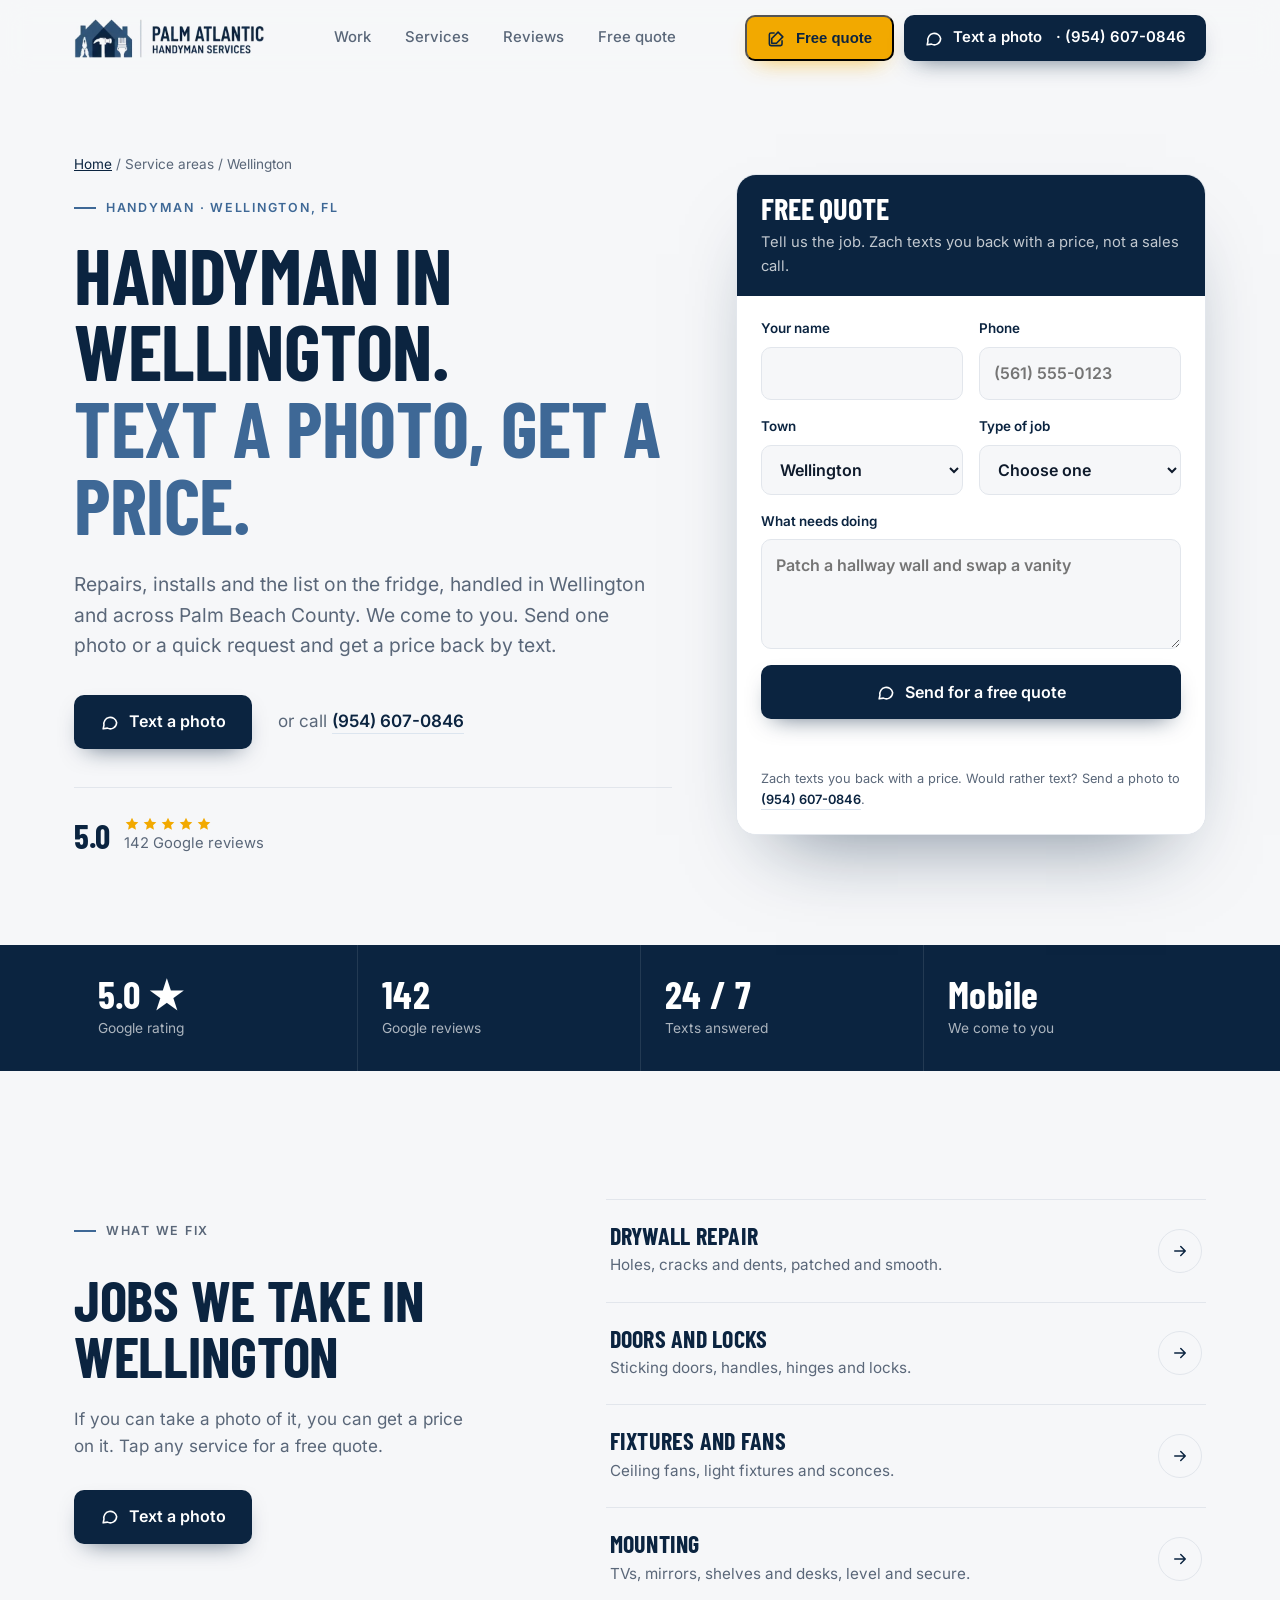
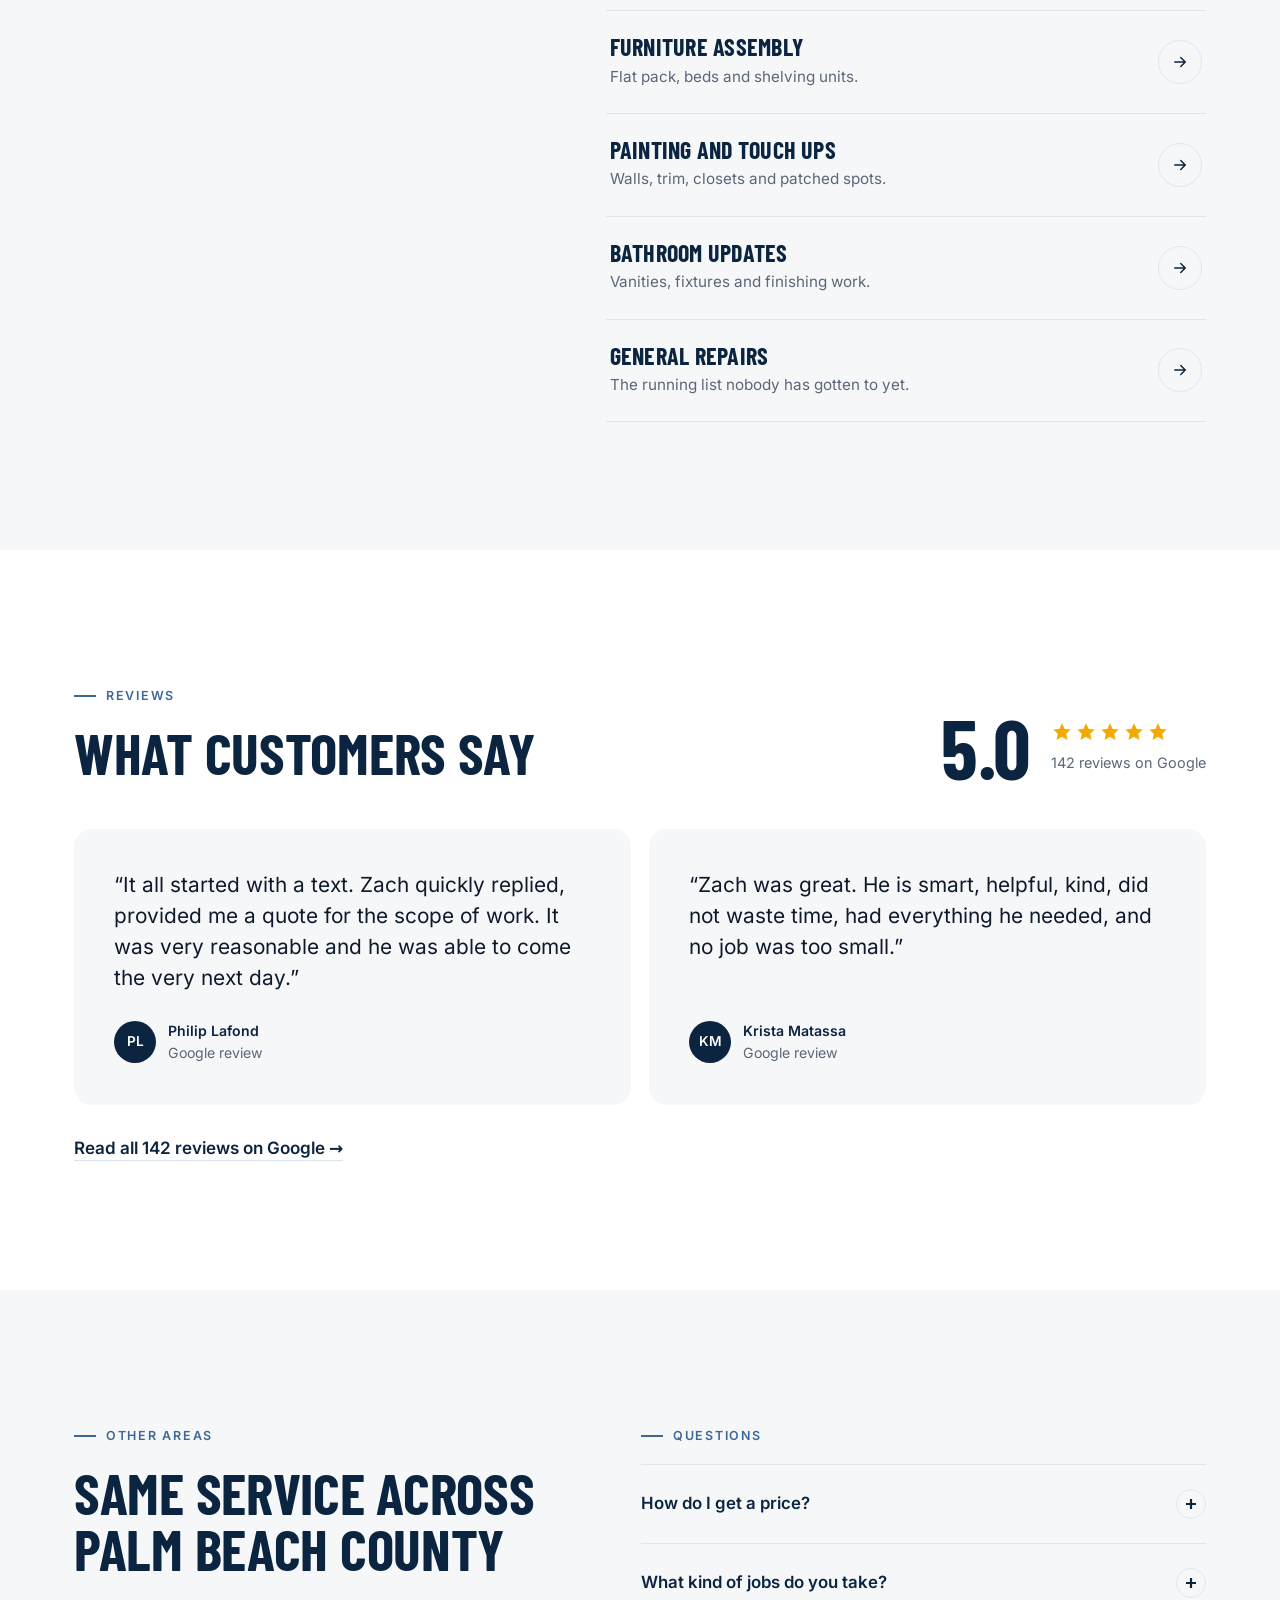
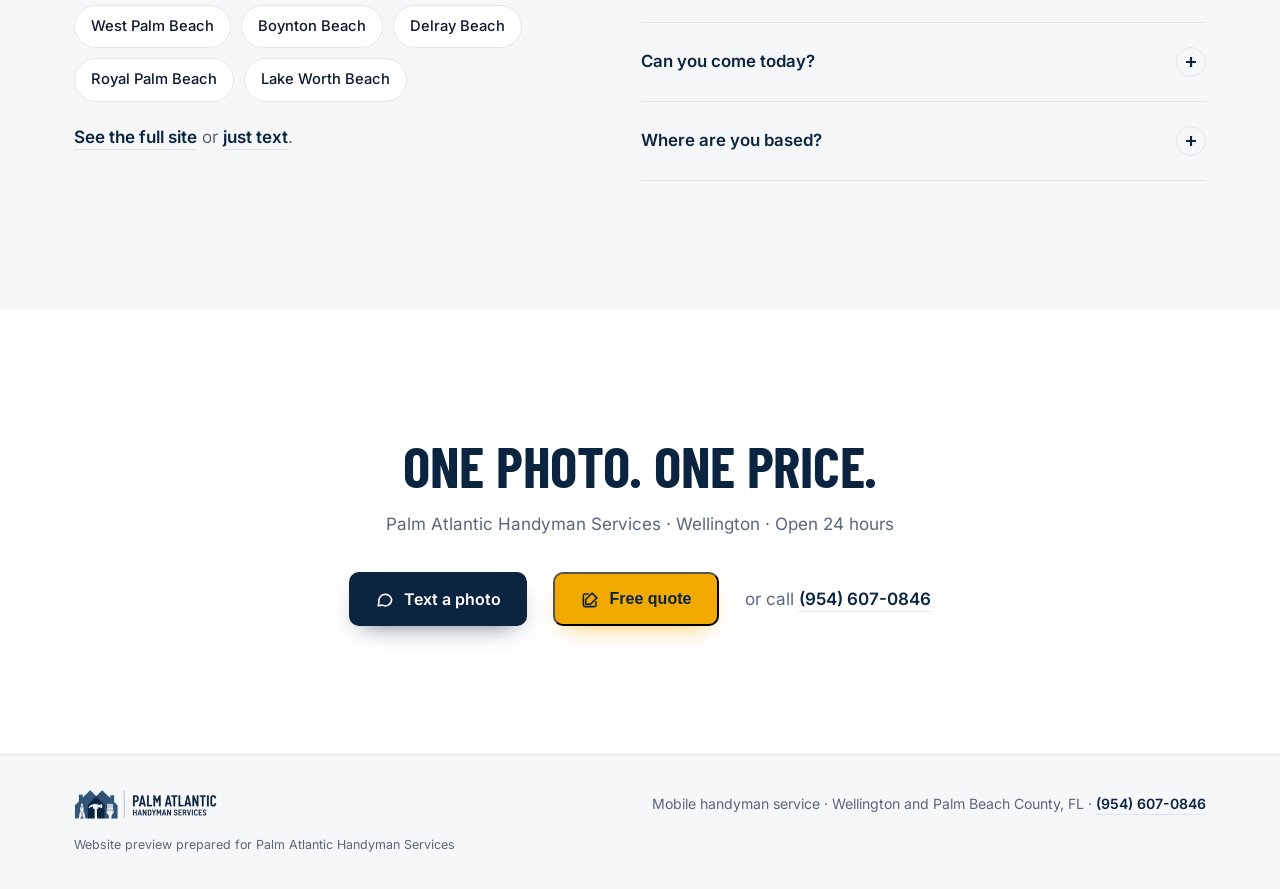
<file: areas/wellington/index.html>
<!doctype html>
<html lang="en">
<head>
<meta charset="utf-8">
<meta name="viewport" content="width=device-width, initial-scale=1">
<title>Handyman in Wellington, FL | Palm Atlantic Handyman Services</title>
<meta name="description" content="Handyman work in Wellington. Text a photo to (954) 607-0846 or request a free quote. 5.0 stars from 142 Google reviews across Palm Beach County. Open 24 hours.">
<meta name="robots" content="noindex, nofollow">
<link rel="canonical" href="https://palm-atlantic-handyman-services-demo.github.io/areas/wellington/">
<meta name="theme-color" content="#0B2440">
<link rel="icon" href="../../favicon.svg" type="image/svg+xml">
<link rel="preload" href="../../fonts/barlow-condensed-latin-700-normal.woff2" as="font" type="font/woff2" crossorigin>
<link rel="preload" href="../../fonts/inter-latin-400-normal.woff2" as="font" type="font/woff2" crossorigin>
<link rel="stylesheet" href="../../site.css">
<script type="application/ld+json">{"@context": "https://schema.org", "@type": "HomeAndConstructionBusiness", "name": "Palm Atlantic Handyman Services", "telephone": "+1-954-607-0846", "url": "https://palm-atlantic-handyman-services-demo.github.io/", "areaServed": [{"@type": "AdministrativeArea", "name": "Palm Beach County, Florida"}, {"@type": "City", "name": "West Palm Beach, FL"}, {"@type": "City", "name": "Boynton Beach, FL"}, {"@type": "City", "name": "Delray Beach, FL"}, {"@type": "City", "name": "Royal Palm Beach, FL"}, {"@type": "City", "name": "Wellington, FL"}, {"@type": "City", "name": "Lake Worth Beach, FL"}], "openingHoursSpecification": [{"@type": "OpeningHoursSpecification", "dayOfWeek": ["Monday", "Tuesday", "Wednesday", "Thursday", "Friday", "Saturday", "Sunday"], "opens": "00:00", "closes": "23:59"}], "aggregateRating": {"@type": "AggregateRating", "ratingValue": "5.0", "reviewCount": "142", "bestRating": "5"}}</script>
</head>
<body>
<svg width="0" height="0" style="position:absolute" aria-hidden="true">
  <symbol id="star" viewBox="0 0 24 24"><path d="M12 2.5l2.9 6.1 6.6.8-4.9 4.6 1.3 6.6L12 17.3l-5.9 3.3 1.3-6.6-4.9-4.6 6.6-.8z"/></symbol>
  <symbol id="msg" viewBox="0 0 24 24"><path fill="none" stroke="currentColor" stroke-width="2" stroke-linecap="round" stroke-linejoin="round" d="M21 12a8 8 0 0 1-11.6 7.1L4 20l1-4.6A8 8 0 1 1 21 12z"/></symbol>
  <symbol id="quote" viewBox="0 0 24 24"><path fill="none" stroke="currentColor" stroke-width="2" stroke-linecap="round" stroke-linejoin="round" d="M9 5H5a2 2 0 0 0-2 2v12a2 2 0 0 0 2 2h12a2 2 0 0 0 2-2v-4M14 4l6 6-8 8H6v-6z"/></symbol>
  <symbol id="arrow" viewBox="0 0 24 24"><path stroke-linecap="round" stroke-linejoin="round" d="M5 12h14M13 6l6 6-6 6"/></symbol>
</svg>
<header class="hdr" id="hdr">
  <div class="wrap hdr-in">
    <a class="logo" href="../../" aria-label="Palm Atlantic Handyman Services, home"><img src="../../img/logo.webp" alt="Palm Atlantic Handyman Services" width="192" height="40"></a>
    <nav class="nav" aria-label="Main"><a href="../../#work">Work</a><a href="../../#services">Services</a><a href="../../#reviews">Reviews</a><a href="#quote">Free quote</a></nav>
    <div class="hdr-ctas">
      <button class="btn btn-quote" type="button" data-quote><svg><use href="#quote"/></svg>Free quote</button>
      <a class="btn btn-primary" href="sms:+19546070846"><svg><use href="#msg"/></svg>Text a photo<span class="long">&nbsp;· (954) 607-0846</span></a>
    </div>
  </div>
</header>
<main id="top">
<section class="hero">
  <div class="wrap hero-grid">
    <div>
      <p class="crumb"><a href="../../">Home</a> / Service areas / Wellington</p>
      <p class="kicker">Handyman · Wellington, FL</p>
      <h1>Handyman in Wellington.<br><span>Text a photo, get a price.</span></h1>
      <p class="lede">Repairs, installs and the list on the fridge, handled in Wellington and across Palm Beach County. We come to you. Send one photo or a quick request and get a price back by text.</p>
      <div class="cta-row" id="heroCta">
        <a class="btn btn-primary" href="sms:+19546070846"><svg><use href="#msg"/></svg>Text a photo</a>
        <span class="muted">or call <a class="link" href="tel:+19546070846">(954) 607-0846</a></span>
      </div>
      <div class="rating"><b>5.0</b><div><div class="stars" aria-label="5 out of 5 stars"><svg><use href="#star"/></svg><svg><use href="#star"/></svg><svg><use href="#star"/></svg><svg><use href="#star"/></svg><svg><use href="#star"/></svg></div>142 Google reviews</div></div>
    </div>
    <div class="hero-form" id="quote">
      <div class="hf-head"><h2>Free quote</h2><p>Tell us the job. Zach texts you back with a price, not a sales call.</p></div>
      <form class="q" id="quoteform" data-site="s_c24e69eabbfb9b0d" data-biz="Palm Atlantic Handyman Services" novalidate>
  <div class="row">
    <label>Your name<input name="name" autocomplete="name" required></label>
    <label>Phone<input name="phone" type="tel" inputmode="tel" autocomplete="tel" placeholder="(561) 555-0123" required></label>
  </div>
  <div class="row">
    <label>Town<select name="city"><option value="">Choose your town</option><option>West Palm Beach</option><option>Boynton Beach</option><option>Delray Beach</option><option>Royal Palm Beach</option><option selected>Wellington</option><option>Lake Worth Beach</option><option>Other Palm Beach County</option></select></label>
    <label>Type of job<select name="service"><option value="">Choose one</option><option>Drywall repair</option><option>Doors and locks</option><option>Fixtures and fans</option><option>Mounting</option><option>Furniture assembly</option><option>Painting and touch ups</option><option>Bathroom updates</option><option>General repairs</option><option>Something else</option></select></label>
  </div>
  <label>What needs doing<textarea name="details" placeholder="Patch a hallway wall and swap a vanity"></textarea></label>
  <label class="hp" aria-hidden="true">Website<input name="website" tabindex="-1" autocomplete="off"></label>
  <button class="btn btn-primary" type="submit"><svg><use href="#msg"/></svg>Send for a free quote</button>
  <p class="form-ok" role="status" aria-live="polite"></p>
  <p class="fine">Zach texts you back with a price. Would rather text? Send a photo to <a class="link" href="sms:+19546070846">(954) 607-0846</a>.</p>
</form>
    </div>
  </div>
</section>
<div class="stats">
  <div class="wrap stats-in">
    <div class="stat"><b>5.0 ★</b><span>Google rating</span></div>
    <div class="stat"><b>142</b><span>Google reviews</span></div>
    <div class="stat"><b>24 / 7</b><span>Texts answered</span></div>
    <div class="stat"><b>Mobile</b><span>We come to you</span></div>
  </div>
</div>
<section id="services">
  <div class="wrap svc-grid">
    <div class="svc-side rv">
      <p class="kicker">What we fix</p>
      <h2>Jobs we take in Wellington</h2>
      <p>If you can take a photo of it, you can get a price on it. Tap any service for a free quote.</p>
      <a class="btn btn-primary" href="sms:+19546070846"><svg><use href="#msg"/></svg>Text a photo</a>
    </div>
    <ul class="svc-list rv">
      <li><a href="#quote" data-quote data-service="Drywall repair"><h3>Drywall repair</h3><p>Holes, cracks and dents, patched and smooth.</p><span class="go"><svg><use href="#arrow"/></svg></span></a></li><li><a href="#quote" data-quote data-service="Doors and locks"><h3>Doors and locks</h3><p>Sticking doors, handles, hinges and locks.</p><span class="go"><svg><use href="#arrow"/></svg></span></a></li><li><a href="#quote" data-quote data-service="Fixtures and fans"><h3>Fixtures and fans</h3><p>Ceiling fans, light fixtures and sconces.</p><span class="go"><svg><use href="#arrow"/></svg></span></a></li><li><a href="#quote" data-quote data-service="Mounting"><h3>Mounting</h3><p>TVs, mirrors, shelves and desks, level and secure.</p><span class="go"><svg><use href="#arrow"/></svg></span></a></li><li><a href="#quote" data-quote data-service="Furniture assembly"><h3>Furniture assembly</h3><p>Flat pack, beds and shelving units.</p><span class="go"><svg><use href="#arrow"/></svg></span></a></li><li><a href="#quote" data-quote data-service="Painting and touch ups"><h3>Painting and touch ups</h3><p>Walls, trim, closets and patched spots.</p><span class="go"><svg><use href="#arrow"/></svg></span></a></li><li><a href="#quote" data-quote data-service="Bathroom updates"><h3>Bathroom updates</h3><p>Vanities, fixtures and finishing work.</p><span class="go"><svg><use href="#arrow"/></svg></span></a></li><li><a href="#quote" data-quote data-service="General repairs"><h3>General repairs</h3><p>The running list nobody has gotten to yet.</p><span class="go"><svg><use href="#arrow"/></svg></span></a></li>
    </ul>
  </div>
</section>
<section class="reviews" id="reviews">
  <div class="wrap">
    <div class="rev-top rv">
      <div><p class="kicker">Reviews</p><h2>What customers say</h2></div>
      <div class="score"><b>5.0</b><div><div class="stars" aria-label="5 out of 5 stars"><svg><use href="#star"/></svg><svg><use href="#star"/></svg><svg><use href="#star"/></svg><svg><use href="#star"/></svg><svg><use href="#star"/></svg></div><small>142 reviews on Google</small></div></div>
    </div>
    <div class="quotes"><blockquote class="quote rv"><p>“It all started with a text. Zach quickly replied, provided me a quote for the scope of work. It was very reasonable and he was able to come the very next day.”</p><footer><span class="av">PL</span><span><strong>Philip Lafond</strong>Google review</span></footer></blockquote><blockquote class="quote rv"><p>“Zach was great. He is smart, helpful, kind, did not waste time, had everything he needed, and no job was too small.”</p><footer><span class="av">KM</span><span><strong>Krista Matassa</strong>Google review</span></footer></blockquote></div>
    <p style="margin-top:30px"><a class="link" href="https://www.google.com/search?q=Palm+Atlantic+Handyman+Services+reviews" target="_blank" rel="noopener">Read all 142 reviews on Google →</a></p>
  </div>
</section>
<section id="faq">
  <div class="wrap af">
    <div class="rv">
      <p class="kicker">Other areas</p>
      <h2>Same service across Palm Beach County</h2>
      <ul class="towns"><li><a href="../../areas/west-palm-beach/">West Palm Beach</a></li><li><a href="../../areas/boynton-beach/">Boynton Beach</a></li><li><a href="../../areas/delray-beach/">Delray Beach</a></li><li><a href="../../areas/royal-palm-beach/">Royal Palm Beach</a></li><li><a href="../../areas/lake-worth-beach/">Lake Worth Beach</a></li></ul>
      <p class="muted"><a class="link" href="../../">See the full site</a> or <a class="link" href="sms:+19546070846">just text</a>.</p>
    </div>
    <div class="rv">
      <p class="kicker">Questions</p>
      <details><summary>How do I get a price?<span class="pm"><svg viewBox="0 0 12 12"><path d="M6 1v10M1 6h10"/></svg></span></summary><p>Text a photo of the job to (954) 607-0846, or use the free quote form. You get a price back by text before any work starts.</p></details><details><summary>What kind of jobs do you take?<span class="pm"><svg viewBox="0 0 12 12"><path d="M6 1v10M1 6h10"/></svg></span></summary><p>Repairs, installs, mounting, assembly and touch ups around the house. If you are unsure, send the photo and ask.</p></details><details><summary>Can you come today?<span class="pm"><svg viewBox="0 0 12 12"><path d="M6 1v10M1 6h10"/></svg></span></summary><p>Text and ask. The number is answered 24 hours, so you will get a straight answer quickly.</p></details><details><summary>Where are you based?<span class="pm"><svg viewBox="0 0 12 12"><path d="M6 1v10M1 6h10"/></svg></span></summary><p>We are a mobile service across Palm Beach County, so we come to you in Wellington.</p></details>
    </div>
  </div>
</section>
<section class="final">
  <div class="wrap rv">
    <h2>One photo. One price.</h2>
    <p>Palm Atlantic Handyman Services · Wellington · Open 24 hours</p>
    <div class="cta-row">
      <a class="btn btn-primary" href="sms:+19546070846"><svg><use href="#msg"/></svg>Text a photo</a>
      <button class="btn btn-quote" type="button" data-quote><svg><use href="#quote"/></svg>Free quote</button>
      <span class="muted">or call <a class="link" href="tel:+19546070846">(954) 607-0846</a></span>
    </div>
  </div>
</section>
</main>
<footer class="site">
  <div class="wrap foot">
    <img src="../../img/logo.webp" alt="Palm Atlantic Handyman Services" width="144" height="30" loading="lazy">
    <span>Mobile handyman service · Wellington and Palm Beach County, FL · <a class="link" href="tel:+19546070846">(954) 607-0846</a></span>
    <span class="preview-note">Website preview prepared for Palm Atlantic Handyman Services</span>
  </div>
</footer>

<div class="mbar" id="mbar">
  <a class="btn btn-ghost" href="tel:+19546070846">Call</a>
  <a class="btn btn-ghost" href="sms:+19546070846">Text</a>
  <button class="btn btn-quote" type="button" data-quote>Free quote</button>
</div>
<script src="../../site.js"></script>
</body>
</html>
</file>
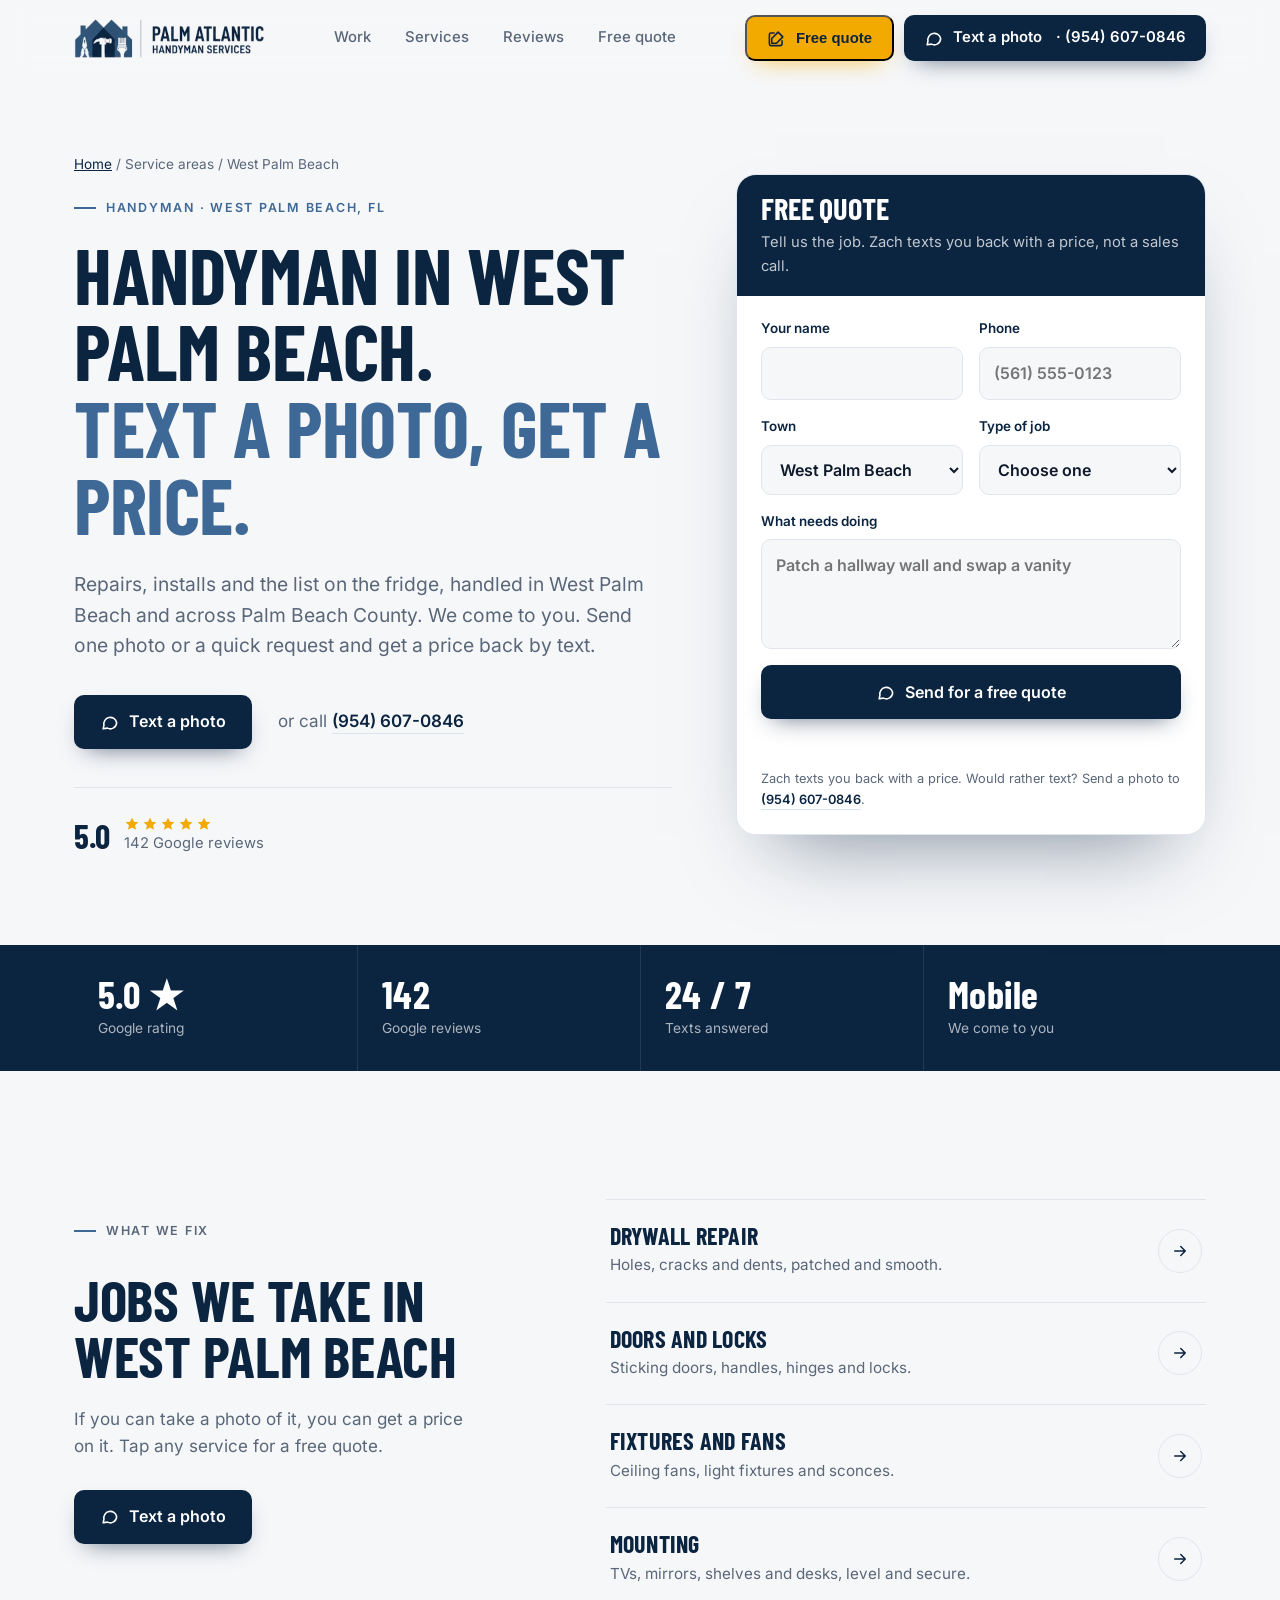
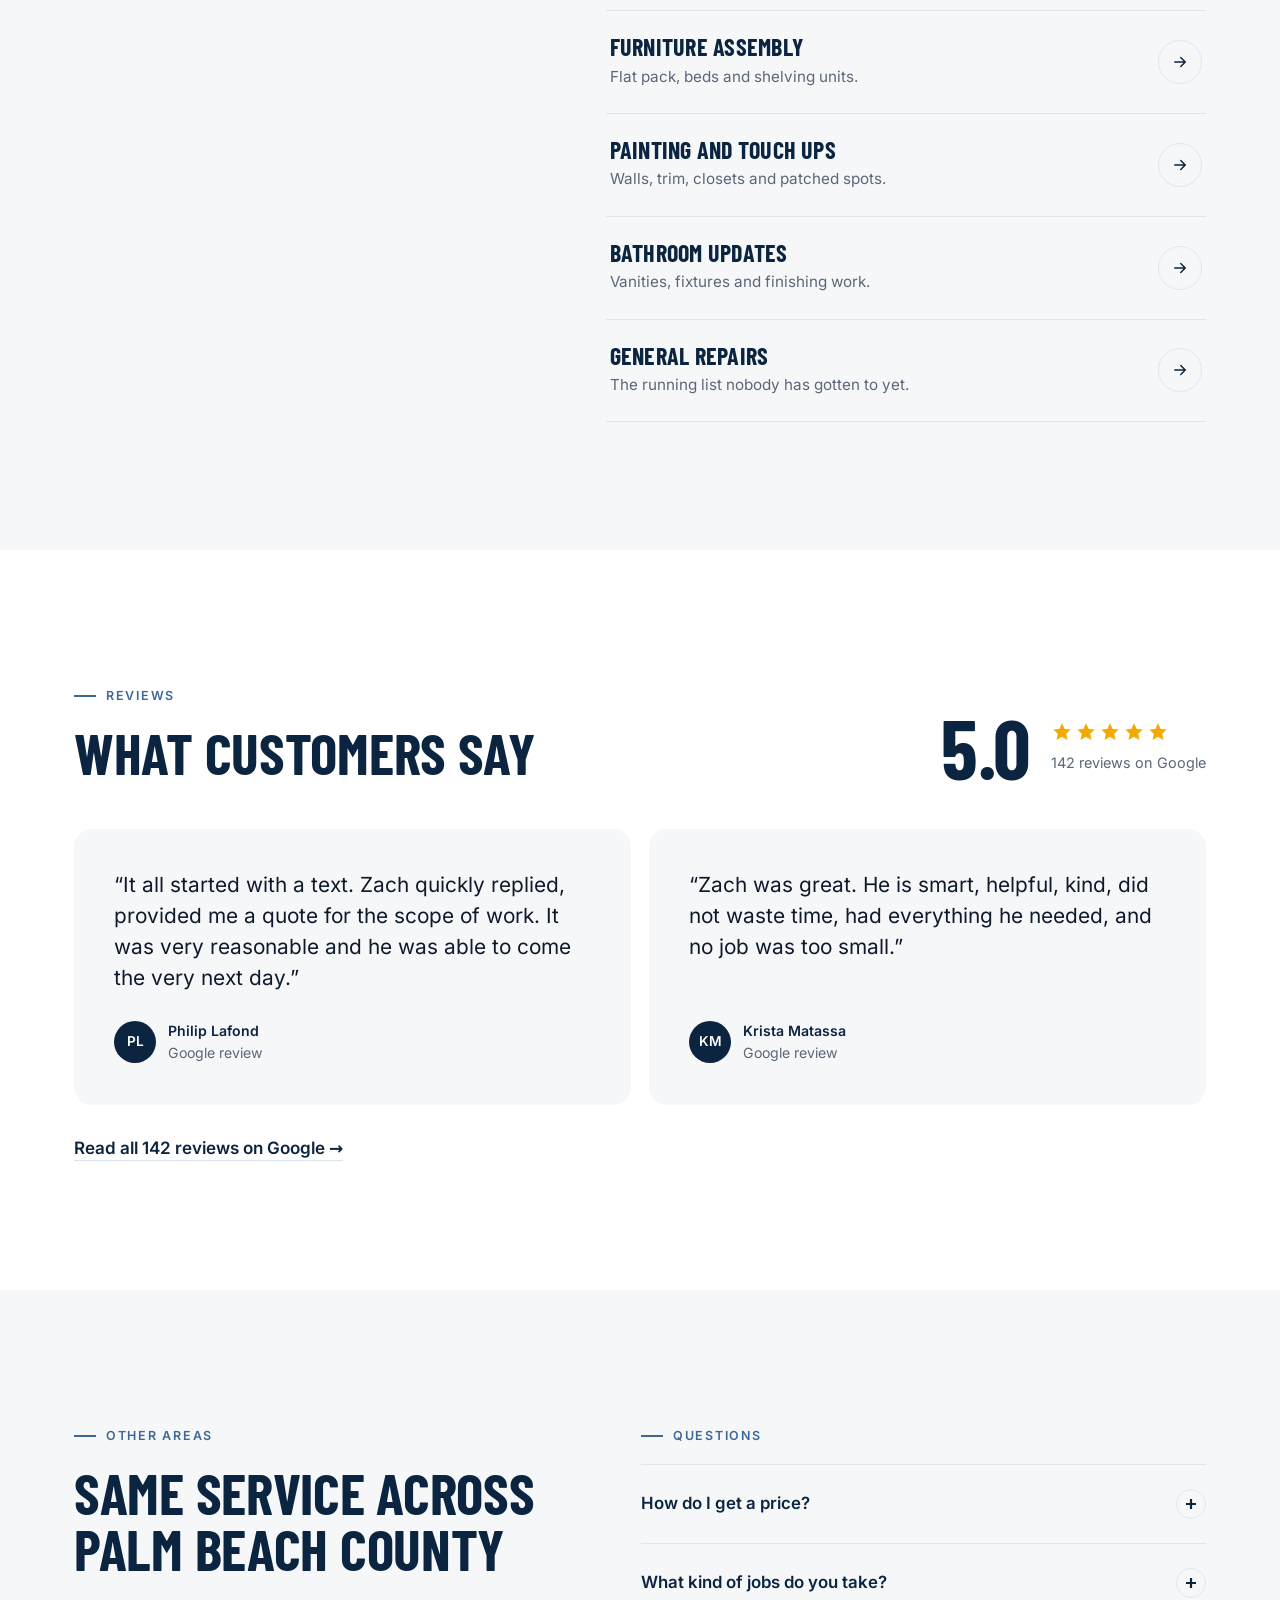
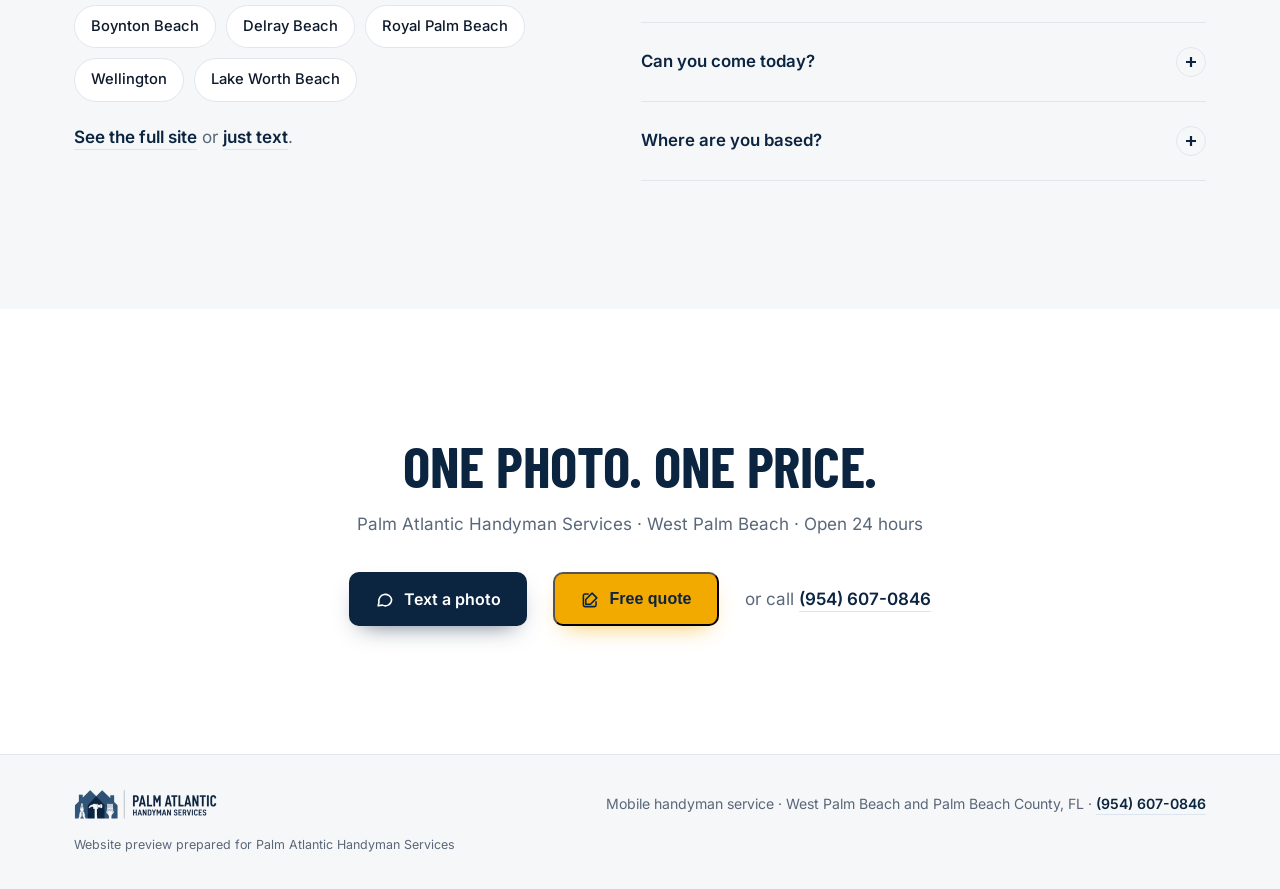
<file: areas/west-palm-beach/index.html>
<!doctype html>
<html lang="en">
<head>
<meta charset="utf-8">
<meta name="viewport" content="width=device-width, initial-scale=1">
<title>Handyman in West Palm Beach, FL | Palm Atlantic Handyman Services</title>
<meta name="description" content="Handyman work in West Palm Beach. Text a photo to (954) 607-0846 or request a free quote. 5.0 stars from 142 Google reviews across Palm Beach County. Open 24 hours.">
<meta name="robots" content="noindex, nofollow">
<link rel="canonical" href="https://palm-atlantic-handyman-services-demo.github.io/areas/west-palm-beach/">
<meta name="theme-color" content="#0B2440">
<link rel="icon" href="../../favicon.svg" type="image/svg+xml">
<link rel="preload" href="../../fonts/barlow-condensed-latin-700-normal.woff2" as="font" type="font/woff2" crossorigin>
<link rel="preload" href="../../fonts/inter-latin-400-normal.woff2" as="font" type="font/woff2" crossorigin>
<link rel="stylesheet" href="../../site.css">
<script type="application/ld+json">{"@context": "https://schema.org", "@type": "HomeAndConstructionBusiness", "name": "Palm Atlantic Handyman Services", "telephone": "+1-954-607-0846", "url": "https://palm-atlantic-handyman-services-demo.github.io/", "areaServed": [{"@type": "AdministrativeArea", "name": "Palm Beach County, Florida"}, {"@type": "City", "name": "West Palm Beach, FL"}, {"@type": "City", "name": "Boynton Beach, FL"}, {"@type": "City", "name": "Delray Beach, FL"}, {"@type": "City", "name": "Royal Palm Beach, FL"}, {"@type": "City", "name": "Wellington, FL"}, {"@type": "City", "name": "Lake Worth Beach, FL"}], "openingHoursSpecification": [{"@type": "OpeningHoursSpecification", "dayOfWeek": ["Monday", "Tuesday", "Wednesday", "Thursday", "Friday", "Saturday", "Sunday"], "opens": "00:00", "closes": "23:59"}], "aggregateRating": {"@type": "AggregateRating", "ratingValue": "5.0", "reviewCount": "142", "bestRating": "5"}}</script>
</head>
<body>
<svg width="0" height="0" style="position:absolute" aria-hidden="true">
  <symbol id="star" viewBox="0 0 24 24"><path d="M12 2.5l2.9 6.1 6.6.8-4.9 4.6 1.3 6.6L12 17.3l-5.9 3.3 1.3-6.6-4.9-4.6 6.6-.8z"/></symbol>
  <symbol id="msg" viewBox="0 0 24 24"><path fill="none" stroke="currentColor" stroke-width="2" stroke-linecap="round" stroke-linejoin="round" d="M21 12a8 8 0 0 1-11.6 7.1L4 20l1-4.6A8 8 0 1 1 21 12z"/></symbol>
  <symbol id="quote" viewBox="0 0 24 24"><path fill="none" stroke="currentColor" stroke-width="2" stroke-linecap="round" stroke-linejoin="round" d="M9 5H5a2 2 0 0 0-2 2v12a2 2 0 0 0 2 2h12a2 2 0 0 0 2-2v-4M14 4l6 6-8 8H6v-6z"/></symbol>
  <symbol id="arrow" viewBox="0 0 24 24"><path stroke-linecap="round" stroke-linejoin="round" d="M5 12h14M13 6l6 6-6 6"/></symbol>
</svg>
<header class="hdr" id="hdr">
  <div class="wrap hdr-in">
    <a class="logo" href="../../" aria-label="Palm Atlantic Handyman Services, home"><img src="../../img/logo.webp" alt="Palm Atlantic Handyman Services" width="192" height="40"></a>
    <nav class="nav" aria-label="Main"><a href="../../#work">Work</a><a href="../../#services">Services</a><a href="../../#reviews">Reviews</a><a href="#quote">Free quote</a></nav>
    <div class="hdr-ctas">
      <button class="btn btn-quote" type="button" data-quote><svg><use href="#quote"/></svg>Free quote</button>
      <a class="btn btn-primary" href="sms:+19546070846"><svg><use href="#msg"/></svg>Text a photo<span class="long">&nbsp;· (954) 607-0846</span></a>
    </div>
  </div>
</header>
<main id="top">
<section class="hero">
  <div class="wrap hero-grid">
    <div>
      <p class="crumb"><a href="../../">Home</a> / Service areas / West Palm Beach</p>
      <p class="kicker">Handyman · West Palm Beach, FL</p>
      <h1>Handyman in West Palm Beach.<br><span>Text a photo, get a price.</span></h1>
      <p class="lede">Repairs, installs and the list on the fridge, handled in West Palm Beach and across Palm Beach County. We come to you. Send one photo or a quick request and get a price back by text.</p>
      <div class="cta-row" id="heroCta">
        <a class="btn btn-primary" href="sms:+19546070846"><svg><use href="#msg"/></svg>Text a photo</a>
        <span class="muted">or call <a class="link" href="tel:+19546070846">(954) 607-0846</a></span>
      </div>
      <div class="rating"><b>5.0</b><div><div class="stars" aria-label="5 out of 5 stars"><svg><use href="#star"/></svg><svg><use href="#star"/></svg><svg><use href="#star"/></svg><svg><use href="#star"/></svg><svg><use href="#star"/></svg></div>142 Google reviews</div></div>
    </div>
    <div class="hero-form" id="quote">
      <div class="hf-head"><h2>Free quote</h2><p>Tell us the job. Zach texts you back with a price, not a sales call.</p></div>
      <form class="q" id="quoteform" data-site="s_c24e69eabbfb9b0d" data-biz="Palm Atlantic Handyman Services" novalidate>
  <div class="row">
    <label>Your name<input name="name" autocomplete="name" required></label>
    <label>Phone<input name="phone" type="tel" inputmode="tel" autocomplete="tel" placeholder="(561) 555-0123" required></label>
  </div>
  <div class="row">
    <label>Town<select name="city"><option value="">Choose your town</option><option selected>West Palm Beach</option><option>Boynton Beach</option><option>Delray Beach</option><option>Royal Palm Beach</option><option>Wellington</option><option>Lake Worth Beach</option><option>Other Palm Beach County</option></select></label>
    <label>Type of job<select name="service"><option value="">Choose one</option><option>Drywall repair</option><option>Doors and locks</option><option>Fixtures and fans</option><option>Mounting</option><option>Furniture assembly</option><option>Painting and touch ups</option><option>Bathroom updates</option><option>General repairs</option><option>Something else</option></select></label>
  </div>
  <label>What needs doing<textarea name="details" placeholder="Patch a hallway wall and swap a vanity"></textarea></label>
  <label class="hp" aria-hidden="true">Website<input name="website" tabindex="-1" autocomplete="off"></label>
  <button class="btn btn-primary" type="submit"><svg><use href="#msg"/></svg>Send for a free quote</button>
  <p class="form-ok" role="status" aria-live="polite"></p>
  <p class="fine">Zach texts you back with a price. Would rather text? Send a photo to <a class="link" href="sms:+19546070846">(954) 607-0846</a>.</p>
</form>
    </div>
  </div>
</section>
<div class="stats">
  <div class="wrap stats-in">
    <div class="stat"><b>5.0 ★</b><span>Google rating</span></div>
    <div class="stat"><b>142</b><span>Google reviews</span></div>
    <div class="stat"><b>24 / 7</b><span>Texts answered</span></div>
    <div class="stat"><b>Mobile</b><span>We come to you</span></div>
  </div>
</div>
<section id="services">
  <div class="wrap svc-grid">
    <div class="svc-side rv">
      <p class="kicker">What we fix</p>
      <h2>Jobs we take in West Palm Beach</h2>
      <p>If you can take a photo of it, you can get a price on it. Tap any service for a free quote.</p>
      <a class="btn btn-primary" href="sms:+19546070846"><svg><use href="#msg"/></svg>Text a photo</a>
    </div>
    <ul class="svc-list rv">
      <li><a href="#quote" data-quote data-service="Drywall repair"><h3>Drywall repair</h3><p>Holes, cracks and dents, patched and smooth.</p><span class="go"><svg><use href="#arrow"/></svg></span></a></li><li><a href="#quote" data-quote data-service="Doors and locks"><h3>Doors and locks</h3><p>Sticking doors, handles, hinges and locks.</p><span class="go"><svg><use href="#arrow"/></svg></span></a></li><li><a href="#quote" data-quote data-service="Fixtures and fans"><h3>Fixtures and fans</h3><p>Ceiling fans, light fixtures and sconces.</p><span class="go"><svg><use href="#arrow"/></svg></span></a></li><li><a href="#quote" data-quote data-service="Mounting"><h3>Mounting</h3><p>TVs, mirrors, shelves and desks, level and secure.</p><span class="go"><svg><use href="#arrow"/></svg></span></a></li><li><a href="#quote" data-quote data-service="Furniture assembly"><h3>Furniture assembly</h3><p>Flat pack, beds and shelving units.</p><span class="go"><svg><use href="#arrow"/></svg></span></a></li><li><a href="#quote" data-quote data-service="Painting and touch ups"><h3>Painting and touch ups</h3><p>Walls, trim, closets and patched spots.</p><span class="go"><svg><use href="#arrow"/></svg></span></a></li><li><a href="#quote" data-quote data-service="Bathroom updates"><h3>Bathroom updates</h3><p>Vanities, fixtures and finishing work.</p><span class="go"><svg><use href="#arrow"/></svg></span></a></li><li><a href="#quote" data-quote data-service="General repairs"><h3>General repairs</h3><p>The running list nobody has gotten to yet.</p><span class="go"><svg><use href="#arrow"/></svg></span></a></li>
    </ul>
  </div>
</section>
<section class="reviews" id="reviews">
  <div class="wrap">
    <div class="rev-top rv">
      <div><p class="kicker">Reviews</p><h2>What customers say</h2></div>
      <div class="score"><b>5.0</b><div><div class="stars" aria-label="5 out of 5 stars"><svg><use href="#star"/></svg><svg><use href="#star"/></svg><svg><use href="#star"/></svg><svg><use href="#star"/></svg><svg><use href="#star"/></svg></div><small>142 reviews on Google</small></div></div>
    </div>
    <div class="quotes"><blockquote class="quote rv"><p>“It all started with a text. Zach quickly replied, provided me a quote for the scope of work. It was very reasonable and he was able to come the very next day.”</p><footer><span class="av">PL</span><span><strong>Philip Lafond</strong>Google review</span></footer></blockquote><blockquote class="quote rv"><p>“Zach was great. He is smart, helpful, kind, did not waste time, had everything he needed, and no job was too small.”</p><footer><span class="av">KM</span><span><strong>Krista Matassa</strong>Google review</span></footer></blockquote></div>
    <p style="margin-top:30px"><a class="link" href="https://www.google.com/search?q=Palm+Atlantic+Handyman+Services+reviews" target="_blank" rel="noopener">Read all 142 reviews on Google →</a></p>
  </div>
</section>
<section id="faq">
  <div class="wrap af">
    <div class="rv">
      <p class="kicker">Other areas</p>
      <h2>Same service across Palm Beach County</h2>
      <ul class="towns"><li><a href="../../areas/boynton-beach/">Boynton Beach</a></li><li><a href="../../areas/delray-beach/">Delray Beach</a></li><li><a href="../../areas/royal-palm-beach/">Royal Palm Beach</a></li><li><a href="../../areas/wellington/">Wellington</a></li><li><a href="../../areas/lake-worth-beach/">Lake Worth Beach</a></li></ul>
      <p class="muted"><a class="link" href="../../">See the full site</a> or <a class="link" href="sms:+19546070846">just text</a>.</p>
    </div>
    <div class="rv">
      <p class="kicker">Questions</p>
      <details><summary>How do I get a price?<span class="pm"><svg viewBox="0 0 12 12"><path d="M6 1v10M1 6h10"/></svg></span></summary><p>Text a photo of the job to (954) 607-0846, or use the free quote form. You get a price back by text before any work starts.</p></details><details><summary>What kind of jobs do you take?<span class="pm"><svg viewBox="0 0 12 12"><path d="M6 1v10M1 6h10"/></svg></span></summary><p>Repairs, installs, mounting, assembly and touch ups around the house. If you are unsure, send the photo and ask.</p></details><details><summary>Can you come today?<span class="pm"><svg viewBox="0 0 12 12"><path d="M6 1v10M1 6h10"/></svg></span></summary><p>Text and ask. The number is answered 24 hours, so you will get a straight answer quickly.</p></details><details><summary>Where are you based?<span class="pm"><svg viewBox="0 0 12 12"><path d="M6 1v10M1 6h10"/></svg></span></summary><p>We are a mobile service across Palm Beach County, so we come to you in West Palm Beach.</p></details>
    </div>
  </div>
</section>
<section class="final">
  <div class="wrap rv">
    <h2>One photo. One price.</h2>
    <p>Palm Atlantic Handyman Services · West Palm Beach · Open 24 hours</p>
    <div class="cta-row">
      <a class="btn btn-primary" href="sms:+19546070846"><svg><use href="#msg"/></svg>Text a photo</a>
      <button class="btn btn-quote" type="button" data-quote><svg><use href="#quote"/></svg>Free quote</button>
      <span class="muted">or call <a class="link" href="tel:+19546070846">(954) 607-0846</a></span>
    </div>
  </div>
</section>
</main>
<footer class="site">
  <div class="wrap foot">
    <img src="../../img/logo.webp" alt="Palm Atlantic Handyman Services" width="144" height="30" loading="lazy">
    <span>Mobile handyman service · West Palm Beach and Palm Beach County, FL · <a class="link" href="tel:+19546070846">(954) 607-0846</a></span>
    <span class="preview-note">Website preview prepared for Palm Atlantic Handyman Services</span>
  </div>
</footer>

<div class="mbar" id="mbar">
  <a class="btn btn-ghost" href="tel:+19546070846">Call</a>
  <a class="btn btn-ghost" href="sms:+19546070846">Text</a>
  <button class="btn btn-quote" type="button" data-quote>Free quote</button>
</div>
<script src="../../site.js"></script>
</body>
</html>
</file>
<file: site.css>
@font-face{font-family:'Barlow Condensed';font-style:normal;font-weight:600;font-display:swap;src:url(fonts/barlow-condensed-latin-600-normal.woff2) format('woff2')}
@font-face{font-family:'Barlow Condensed';font-style:normal;font-weight:700;font-display:swap;src:url(fonts/barlow-condensed-latin-700-normal.woff2) format('woff2')}
@font-face{font-family:'Inter';font-style:normal;font-weight:400;font-display:swap;src:url(fonts/inter-latin-400-normal.woff2) format('woff2')}
@font-face{font-family:'Inter';font-style:normal;font-weight:500;font-display:swap;src:url(fonts/inter-latin-500-normal.woff2) format('woff2')}
@font-face{font-family:'Inter';font-style:normal;font-weight:600;font-display:swap;src:url(fonts/inter-latin-600-normal.woff2) format('woff2')}
:root{
  --navy:#0B2440; --navy-2:#13335A; --steel:#3E6896; --steel-l:#DCE5EF;
  --bg:#F6F7F9; --white:#FFFFFF; --ink:#0E1A2B; --muted:#5A6779; --line:#E2E6EC;
  --gold:#F2A900;
  --max:1180px; --r:14px;
  --display:'Barlow Condensed','Arial Narrow',sans-serif;
  --body:'Inter',system-ui,-apple-system,sans-serif;
}
*{box-sizing:border-box}
html{scroll-behavior:smooth;-webkit-text-size-adjust:100%}
body{margin:0;background:var(--bg);color:var(--ink);font-family:var(--body);font-size:17px;line-height:1.6;overflow-x:hidden}
img{display:block;max-width:100%;height:auto}
a{color:inherit}
h1,h2,h3{font-family:var(--display);font-weight:700;line-height:.98;letter-spacing:-.005em;margin:0;color:var(--navy);text-transform:uppercase}
h1{font-size:clamp(3rem,6.2vw,4.9rem)}
h2{font-size:clamp(2.2rem,4.6vw,3.6rem)}
h3{font-size:1.45rem;letter-spacing:.01em}
p{margin:0}
.wrap{max-width:var(--max);margin:0 auto;padding:0 24px}
.kicker{display:inline-flex;align-items:center;gap:10px;font-size:.78rem;font-weight:600;letter-spacing:.14em;text-transform:uppercase;color:var(--steel);margin-bottom:18px}
.kicker::before{content:"";width:22px;height:2px;background:var(--steel)}
section{padding:clamp(72px,10vw,128px) 0}
:focus-visible{outline:3px solid var(--steel);outline-offset:3px;border-radius:4px}

/* buttons */
.btn{display:inline-flex;align-items:center;justify-content:center;gap:10px;min-height:54px;padding:0 26px;border-radius:10px;font-weight:600;font-size:1rem;text-decoration:none;transition:background .2s,transform .2s,box-shadow .2s;white-space:nowrap}
.btn svg{width:19px;height:19px;flex:none}
.btn-primary{background:var(--navy);color:#fff;box-shadow:0 10px 24px -12px rgba(11,36,64,.7)}
.btn-primary:hover{background:var(--navy-2);transform:translateY(-1px)}
.btn-light{background:#fff;color:var(--navy)}
.btn-light:hover{background:var(--steel-l)}
.link{font-weight:600;color:var(--navy);text-decoration:none;border-bottom:1.5px solid var(--steel-l);padding-bottom:2px;transition:border-color .2s}
.link:hover{border-color:var(--navy)}

/* header */
.hdr{position:sticky;top:0;z-index:50;background:rgba(246,247,249,.88);backdrop-filter:saturate(1.4) blur(14px);-webkit-backdrop-filter:saturate(1.4) blur(14px);border-bottom:1px solid transparent;transition:border-color .2s}
.hdr.scrolled{border-color:var(--line)}
.hdr-in{display:flex;align-items:center;justify-content:space-between;height:76px;gap:24px}
.logo img{height:40px;width:auto}
.nav{display:none;gap:34px;font-size:.93rem;font-weight:500;color:var(--muted)}
.nav a{text-decoration:none;transition:color .2s}
.nav a:hover{color:var(--navy)}
.hdr .btn{min-height:46px;padding:0 20px;font-size:.93rem}
@media(min-width:960px){.nav{display:flex}}
@media(max-width:520px){.logo img{height:32px}.hdr .btn .long{display:none}}

/* hero */
.hero{padding:clamp(40px,6vw,80px) 0 clamp(56px,7vw,96px)}
.hero-grid{display:grid;gap:48px;align-items:center}
@media(min-width:960px){.hero-grid{grid-template-columns:1.12fr .88fr;gap:64px}}
.hero h1 span{color:var(--steel)}
.hero .lede{font-size:clamp(1.05rem,1.6vw,1.2rem);color:var(--muted);max-width:30em;margin:26px 0 34px}
.cta-row{display:flex;flex-wrap:wrap;align-items:center;gap:14px 26px}
.rating{display:flex;align-items:center;gap:14px;margin-top:38px;padding-top:28px;border-top:1px solid var(--line);font-size:.92rem;color:var(--muted)}
.rating b{font-family:var(--display);font-size:2.1rem;line-height:1;color:var(--navy)}
.stars{display:flex;gap:2px;color:var(--gold)}
.stars svg{width:16px;height:16px;fill:currentColor}
.hero-media{position:relative}
.hero-media .frame{border-radius:20px;overflow:hidden;box-shadow:0 40px 80px -40px rgba(11,36,64,.55);background:#fff}
.hero-media img{width:100%;aspect-ratio:1/1;object-fit:cover}
.tag{position:absolute;left:-18px;bottom:28px;background:#fff;border-radius:12px;padding:14px 18px;box-shadow:0 18px 40px -18px rgba(11,36,64,.45);display:flex;align-items:center;gap:12px;font-size:.86rem;color:var(--muted);line-height:1.3}
.tag strong{display:block;color:var(--navy);font-size:.95rem}
.tag i{width:38px;height:38px;border-radius:10px;background:var(--navy);display:grid;place-items:center;flex:none}
.tag i svg{width:18px;height:18px;fill:none;stroke:#fff;stroke-width:2}
@media(max-width:959px){.tag{left:12px;bottom:12px}}

/* stats */
.stats{background:var(--navy);color:#fff;padding:0}
.stats-in{display:grid;grid-template-columns:repeat(2,1fr)}
@media(min-width:860px){.stats-in{grid-template-columns:repeat(4,1fr)}}
.stat{padding:30px 24px;border-left:1px solid rgba(255,255,255,.1)}
.stat:first-child{border-left:0}
@media(max-width:859px){.stat:nth-child(3){border-left:0}.stat:nth-child(-n+2){border-bottom:1px solid rgba(255,255,255,.1)}}
.stat b{display:block;font-family:var(--display);font-size:2.4rem;line-height:1;letter-spacing:.01em}
.stat span{font-size:.86rem;color:rgba(255,255,255,.66)}

/* how */
.how-grid{display:grid;gap:56px;align-items:center}
@media(min-width:960px){.how-grid{grid-template-columns:1fr 1fr;gap:88px}}
.steps{list-style:none;margin:40px 0 0;padding:0;display:grid;gap:30px}
.steps li{display:grid;grid-template-columns:64px 1fr;gap:4px 18px}
.steps .n{font-family:var(--display);font-size:3rem;line-height:.9;color:var(--steel-l);-webkit-text-stroke:1.5px var(--steel);color:transparent}
.steps h3{font-size:1.4rem;margin-bottom:6px}
.steps p{color:var(--muted)}
.phone{width:min(360px,100%);margin:0 auto;background:#0d0d0f;border-radius:46px;padding:12px;box-shadow:0 50px 90px -45px rgba(11,36,64,.75)}
.screen{background:#fff;border-radius:36px;overflow:hidden;padding:0 14px 20px}
.island{width:96px;height:28px;background:#0d0d0f;border-radius:20px;margin:10px auto 6px}
.chat-top{text-align:center;padding:4px 0 12px;border-bottom:1px solid #eee;margin:0 -14px 12px}
.chat-top .av{width:42px;height:42px;border-radius:50%;margin:0 auto 4px;background:var(--navy);color:#fff;display:grid;place-items:center;font-family:var(--display);font-size:1.1rem}
.chat-top small{font-size:.72rem;color:#8a8a8e}
.msg{max-width:78%;padding:9px 13px;border-radius:19px;font-size:.88rem;line-height:1.4;margin:6px 0}
.msg.me{background:#0A84FF;color:#fff;margin-left:auto;border-bottom-right-radius:6px}
.msg.them{background:#E9E9EB;color:#111;border-bottom-left-radius:6px}
.msg.pic{padding:3px;background:none}
.msg.pic img{border-radius:16px;aspect-ratio:4/5;object-fit:cover;width:100%}
.msg.them.pic img{aspect-ratio:1/1}
.time{text-align:center;font-size:.68rem;color:#8a8a8e;margin:12px 0 4px}

/* work */
.work{background:#fff}
.sec-head{display:flex;flex-wrap:wrap;justify-content:space-between;align-items:flex-end;gap:20px;margin-bottom:44px}
.sec-head p{color:var(--muted);max-width:26em}
.grid{display:grid;gap:14px;grid-template-columns:repeat(2,1fr)}
@media(min-width:860px){.grid{grid-template-columns:repeat(3,1fr);gap:18px}.grid .feat{grid-column:span 2;grid-row:span 2}}
.grid .feat{grid-column:span 2}
@media(max-width:859px){.grid .cell:last-child{grid-column:span 2}.grid .cell:last-child img{aspect-ratio:16/10;object-position:50% 75%!important}}
.tile{position:relative;border:0;padding:0;background:var(--bg);border-radius:var(--r);overflow:hidden;cursor:zoom-in;display:block;width:100%}
.tile img{width:100%;height:100%;aspect-ratio:1/1;object-fit:cover;transition:transform .6s cubic-bezier(.2,.7,.2,1)}
.tile:hover img{transform:scale(1.04)}
.tile figcaption{position:absolute;left:0;right:0;bottom:0;padding:34px 16px 14px;background:linear-gradient(transparent,rgba(11,36,64,.82));color:#fff;font-size:.86rem;font-weight:500;text-align:left}
.tile .badge{position:absolute;top:14px;left:14px;background:#fff;color:var(--navy);font-size:.72rem;font-weight:600;letter-spacing:.1em;text-transform:uppercase;padding:6px 10px;border-radius:6px}

/* services */
.svc-grid{display:grid;gap:48px}
@media(min-width:960px){.svc-grid{grid-template-columns:.85fr 1.15fr;gap:88px}.svc-side{position:sticky;top:120px;align-self:start}}
.svc-side p{color:var(--muted);margin:22px 0 30px;max-width:24em}
.svc-list{list-style:none;margin:0;padding:0;border-top:1px solid var(--line)}
.svc-list a{display:grid;grid-template-columns:1fr auto;align-items:center;gap:6px 20px;padding:24px 4px;border-bottom:1px solid var(--line);text-decoration:none;transition:background .2s,padding .2s}
.svc-list a:hover{background:#fff;padding-left:16px;padding-right:16px}
.svc-list h3{font-size:1.5rem}
.svc-list p{grid-column:1;color:var(--muted);font-size:.95rem}
.svc-list .go{grid-row:1/span 2;grid-column:2;width:44px;height:44px;border-radius:50%;border:1px solid var(--line);display:grid;place-items:center;transition:background .2s,border-color .2s}
.svc-list .go svg{width:18px;height:18px;stroke:var(--navy);fill:none;stroke-width:2;transition:transform .2s}
.svc-list a:hover .go{background:var(--navy);border-color:var(--navy)}
.svc-list a:hover .go svg{stroke:#fff;transform:translateX(2px)}

/* reviews */
.reviews{background:#fff}
.rev-top{display:grid;gap:40px;margin-bottom:48px}
@media(min-width:960px){.rev-top{grid-template-columns:1fr auto;align-items:end}}
.score{display:flex;align-items:center;gap:20px}
.score b{font-family:var(--display);font-size:5.2rem;line-height:.8;color:var(--navy)}
.score .stars svg{width:22px;height:22px}
.score small{display:block;color:var(--muted);font-size:.9rem;margin-top:8px}
.quotes{display:grid;gap:18px}
@media(min-width:860px){.quotes{grid-template-columns:1fr 1fr}}
.quote{margin:0;background:var(--bg);border-radius:18px;padding:clamp(28px,3.4vw,40px);display:flex;flex-direction:column;gap:26px}
.quote p{font-size:clamp(1.1rem,1.7vw,1.3rem);line-height:1.5;color:var(--ink);flex:1}
.quote footer{display:flex;align-items:center;gap:12px;font-size:.88rem;color:var(--muted)}
.quote .av{width:42px;height:42px;border-radius:50%;background:var(--navy);color:#fff;display:grid;place-items:center;font-weight:600;font-size:.85rem}
.quote footer strong{display:block;color:var(--navy)}

/* night band */
.night{background:var(--navy);color:#fff;position:relative;overflow:hidden}
.night::after{content:"24/7";position:absolute;right:-2%;bottom:-8%;font-family:var(--display);font-weight:700;font-size:clamp(12rem,30vw,26rem);line-height:1;color:transparent;-webkit-text-stroke:1.5px rgba(255,255,255,.09);pointer-events:none}
.night .wrap{position:relative;z-index:1}
.night h2{color:#fff;max-width:11em}
.night p{color:rgba(255,255,255,.72);max-width:30em;margin:22px 0 34px;font-size:1.08rem}
.night .kicker{color:#9DB7D5}.night .kicker::before{background:#9DB7D5}

/* area + faq */
.af{display:grid;gap:64px}
@media(min-width:960px){.af{grid-template-columns:1fr 1.2fr;gap:96px}}
.towns{display:flex;flex-wrap:wrap;gap:10px;margin:28px 0 22px;padding:0;list-style:none}
.towns li{background:#fff;border:1px solid var(--line);border-radius:999px;padding:9px 16px;font-size:.92rem;font-weight:500}
.muted{color:var(--muted)}
details{border-bottom:1px solid var(--line)}
details:first-of-type{border-top:1px solid var(--line)}
summary{list-style:none;cursor:pointer;display:flex;justify-content:space-between;align-items:center;gap:20px;padding:24px 0;font-weight:600;font-size:1.05rem;color:var(--navy)}
summary::-webkit-details-marker{display:none}
summary .pm{width:30px;height:30px;border-radius:50%;border:1px solid var(--line);display:grid;place-items:center;flex:none;transition:transform .25s,background .2s}
summary .pm svg{width:12px;height:12px;stroke:var(--navy);stroke-width:2.2}
details[open] summary .pm{transform:rotate(45deg);background:var(--steel-l)}
details p{padding:0 40px 24px 0;color:var(--muted)}

/* final + footer */
.final{background:#fff;text-align:center}
.final h2{margin:0 auto 18px;max-width:12em}
.final p{color:var(--muted);margin-bottom:34px}
.final .cta-row{justify-content:center}
footer.site{border-top:1px solid var(--line);padding:34px 0 calc(34px + 84px)}
@media(min-width:768px){footer.site{padding-bottom:34px}}
.foot{display:flex;flex-wrap:wrap;gap:16px 30px;align-items:center;justify-content:space-between;font-size:.88rem;color:var(--muted)}
.foot img{height:30px;width:auto}

/* mobile bar */
.mbar{position:fixed;left:0;right:0;bottom:0;z-index:60;display:grid;grid-template-columns:1.4fr 1fr;gap:10px;padding:10px 14px calc(10px + env(safe-area-inset-bottom));background:rgba(255,255,255,.94);backdrop-filter:blur(12px);-webkit-backdrop-filter:blur(12px);border-top:1px solid var(--line);transform:translateY(110%);transition:transform .3s ease}
.mbar.show{transform:none}
.mbar .btn{min-height:50px;padding:0 12px}
.mbar .btn-ghost{background:var(--bg);color:var(--navy);border:1px solid var(--line)}
@media(min-width:768px){.mbar{display:none}}

/* lightbox */
.lb{position:fixed;inset:0;z-index:100;background:rgba(6,16,30,.94);display:none;align-items:center;justify-content:center;padding:24px}
.lb.on{display:flex}
.lb figure{margin:0;display:flex;flex-direction:column;align-items:center;gap:14px}
.lb img{max-width:min(92vw,1000px);max-height:80vh;border-radius:12px;object-fit:contain}
.lb figcaption{color:rgba(255,255,255,.8);font-size:.9rem}
.lb button{position:absolute;width:52px;height:52px;border-radius:50%;border:1px solid rgba(255,255,255,.25);background:rgba(255,255,255,.08);color:#fff;font-size:1.4rem;cursor:pointer;display:grid;place-items:center}
.lb button:hover{background:rgba(255,255,255,.18)}
.lb .x{top:18px;right:18px}.lb .pv{left:16px;top:50%;transform:translateY(-50%)}.lb .nx{right:16px;top:50%;transform:translateY(-50%)}

/* reveal */
.rv{opacity:0;transform:translateY(22px);transition:opacity .8s cubic-bezier(.2,.7,.2,1),transform .8s cubic-bezier(.2,.7,.2,1)}
.rv.in{opacity:1;transform:none}
@media(prefers-reduced-motion:reduce){.rv{opacity:1;transform:none;transition:none}*{scroll-behavior:auto!important}}

/* quote form (added) */
.btn-quote{background:var(--gold);color:var(--navy);box-shadow:0 10px 24px -12px rgba(242,169,0,.8)}
.btn-quote:hover{background:#FFBC1F;transform:translateY(-1px)}
.hdr-ctas{display:flex;gap:10px;align-items:center}
@media(max-width:520px){.hdr .btn-quote{display:none}}
.quote-sec{background:var(--navy);color:#fff}
.quote-sec h2{color:#fff}
.quote-sec .kicker{color:#9DB7D5}.quote-sec .kicker::before{background:#9DB7D5}
.quote-grid{display:grid;gap:44px;align-items:start}
@media(min-width:960px){.quote-grid{grid-template-columns:.9fr 1.1fr;gap:88px}}
.quote-sec .intro p{color:rgba(255,255,255,.72);margin:22px 0 0;max-width:26em;font-size:1.05rem}
.quote-sec .intro .alt{margin-top:26px;font-size:.95rem}
.quote-sec .intro .alt a{color:#fff}
form.q{background:#fff;color:var(--ink);border-radius:18px;padding:clamp(22px,3vw,34px);display:grid;gap:16px;box-shadow:0 40px 80px -40px rgba(0,0,0,.6)}
form.q .row{display:grid;gap:16px}
@media(min-width:600px){form.q .row{grid-template-columns:1fr 1fr}}
form.q label{display:grid;gap:7px;font-size:.84rem;font-weight:600;color:var(--navy)}
form.q input,form.q select,form.q textarea{font:inherit;font-size:16px;color:var(--ink);background:var(--bg);border:1px solid var(--line);border-radius:10px;padding:13px 14px;min-height:50px;width:100%}
form.q textarea{min-height:110px;resize:vertical}
form.q input:focus,form.q select:focus,form.q textarea:focus{outline:none;border-color:var(--steel);background:#fff;box-shadow:0 0 0 3px var(--steel-l)}
form.q .hp{position:absolute;left:-9999px;width:1px;height:1px;overflow:hidden}
form.q button[type=submit]{border:0;cursor:pointer;width:100%;font-family:inherit}
form.q .form-ok{font-size:.92rem;color:var(--muted);min-height:1.2em}
form.q .form-ok.err{color:#B3261E}
form.q .form-ok.good{color:#1B6B3A;font-weight:600}
form.q .fine{font-size:.8rem;color:var(--muted)}
/* quote form on the front page (hero), not a pop-up */
.hero-form{background:#fff;border:1px solid var(--line);border-radius:20px;overflow:hidden;box-shadow:0 40px 80px -40px rgba(11,36,64,.55);scroll-margin-top:96px}
.hero-form .hf-head{background:var(--navy);color:#fff;padding:18px 24px}
.hero-form .hf-head h2{color:#fff;font-size:1.9rem;line-height:1.05}
.hero-form .hf-head p{color:rgba(255,255,255,.75);font-size:.92rem;margin:6px 0 0}
.hero-form form.q{border-radius:0;box-shadow:none;padding:22px 24px 24px}
/* phones: the form comes right after the headline, before the intro and buttons */
@media(max-width:959px){
.hero-grid{gap:0}
.hero-grid>div:first-child{display:contents}
.hero .crumb{order:0}.hero .kicker{order:1}.hero h1{order:2}.hero-form{order:3;margin:22px 0 30px}
.hero .lede{order:4}.hero .cta-row{order:5}.hero .rating{order:6}
.hero-form .hf-head{padding:14px 18px}.hero-form .hf-head h2{font-size:1.6rem}
.hero-form form.q{padding:18px}
}
.towns a{text-decoration:none;display:block}
.towns li:has(a):hover{border-color:var(--navy)}
.crumb{font-size:.85rem;color:var(--muted);margin-bottom:14px}
.crumb a{color:var(--navy)}
.mbar{grid-template-columns:1fr 1fr 1fr;gap:8px}
.mbar .btn{font-size:.92rem;gap:6px}
.preview-note{font-size:.78rem;color:var(--muted)}
</file>
